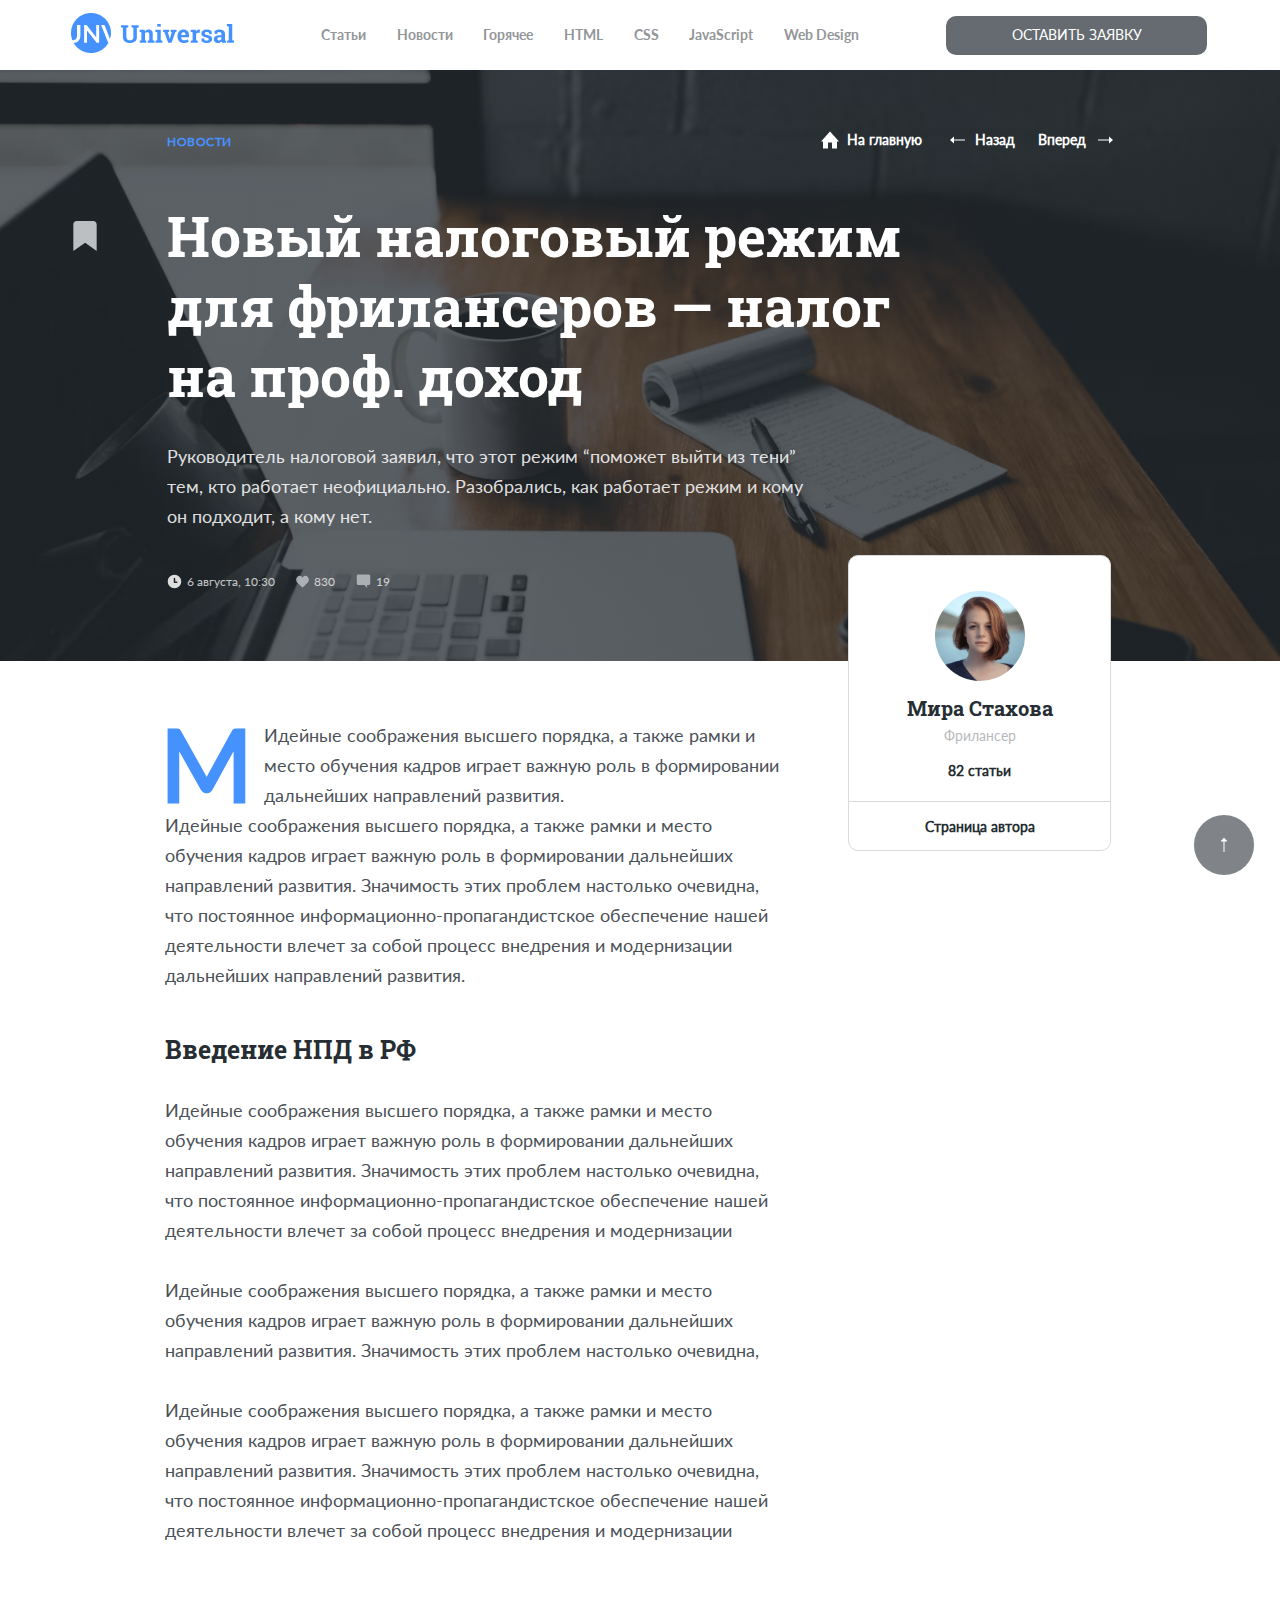
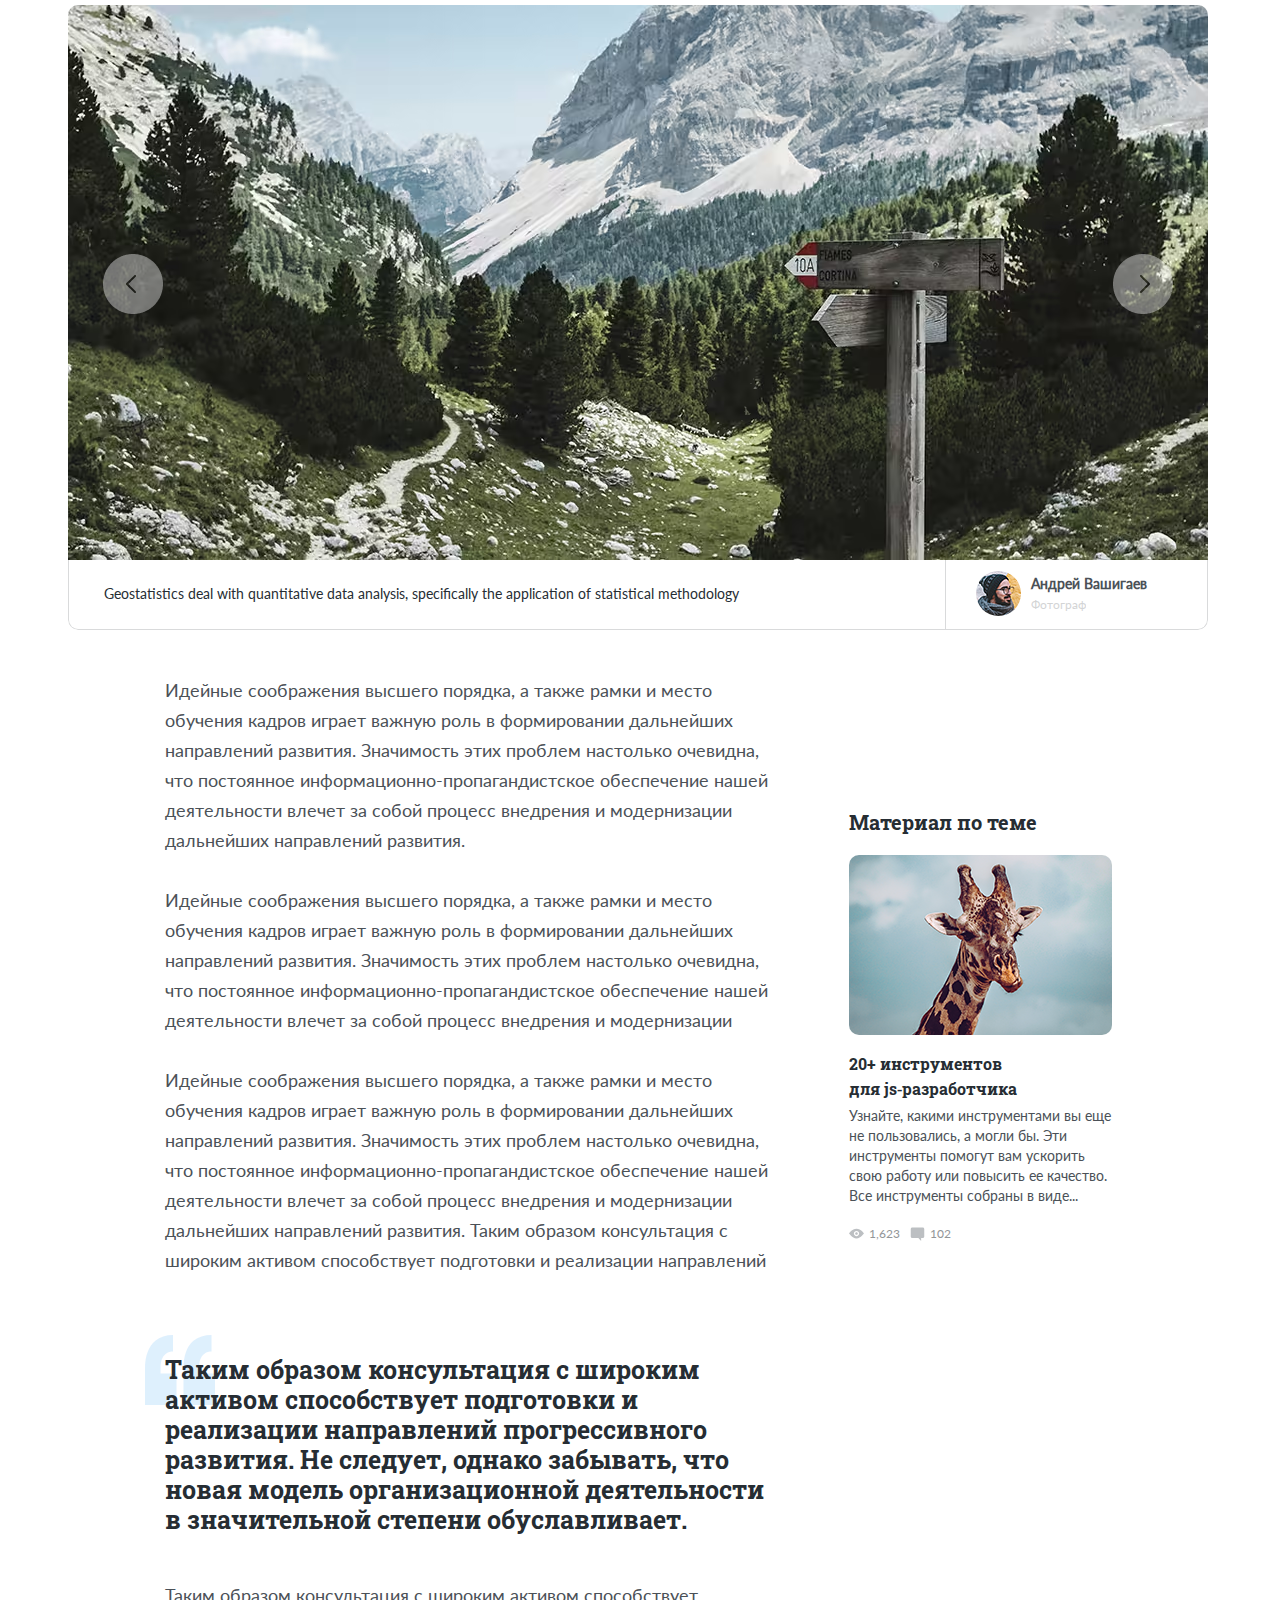
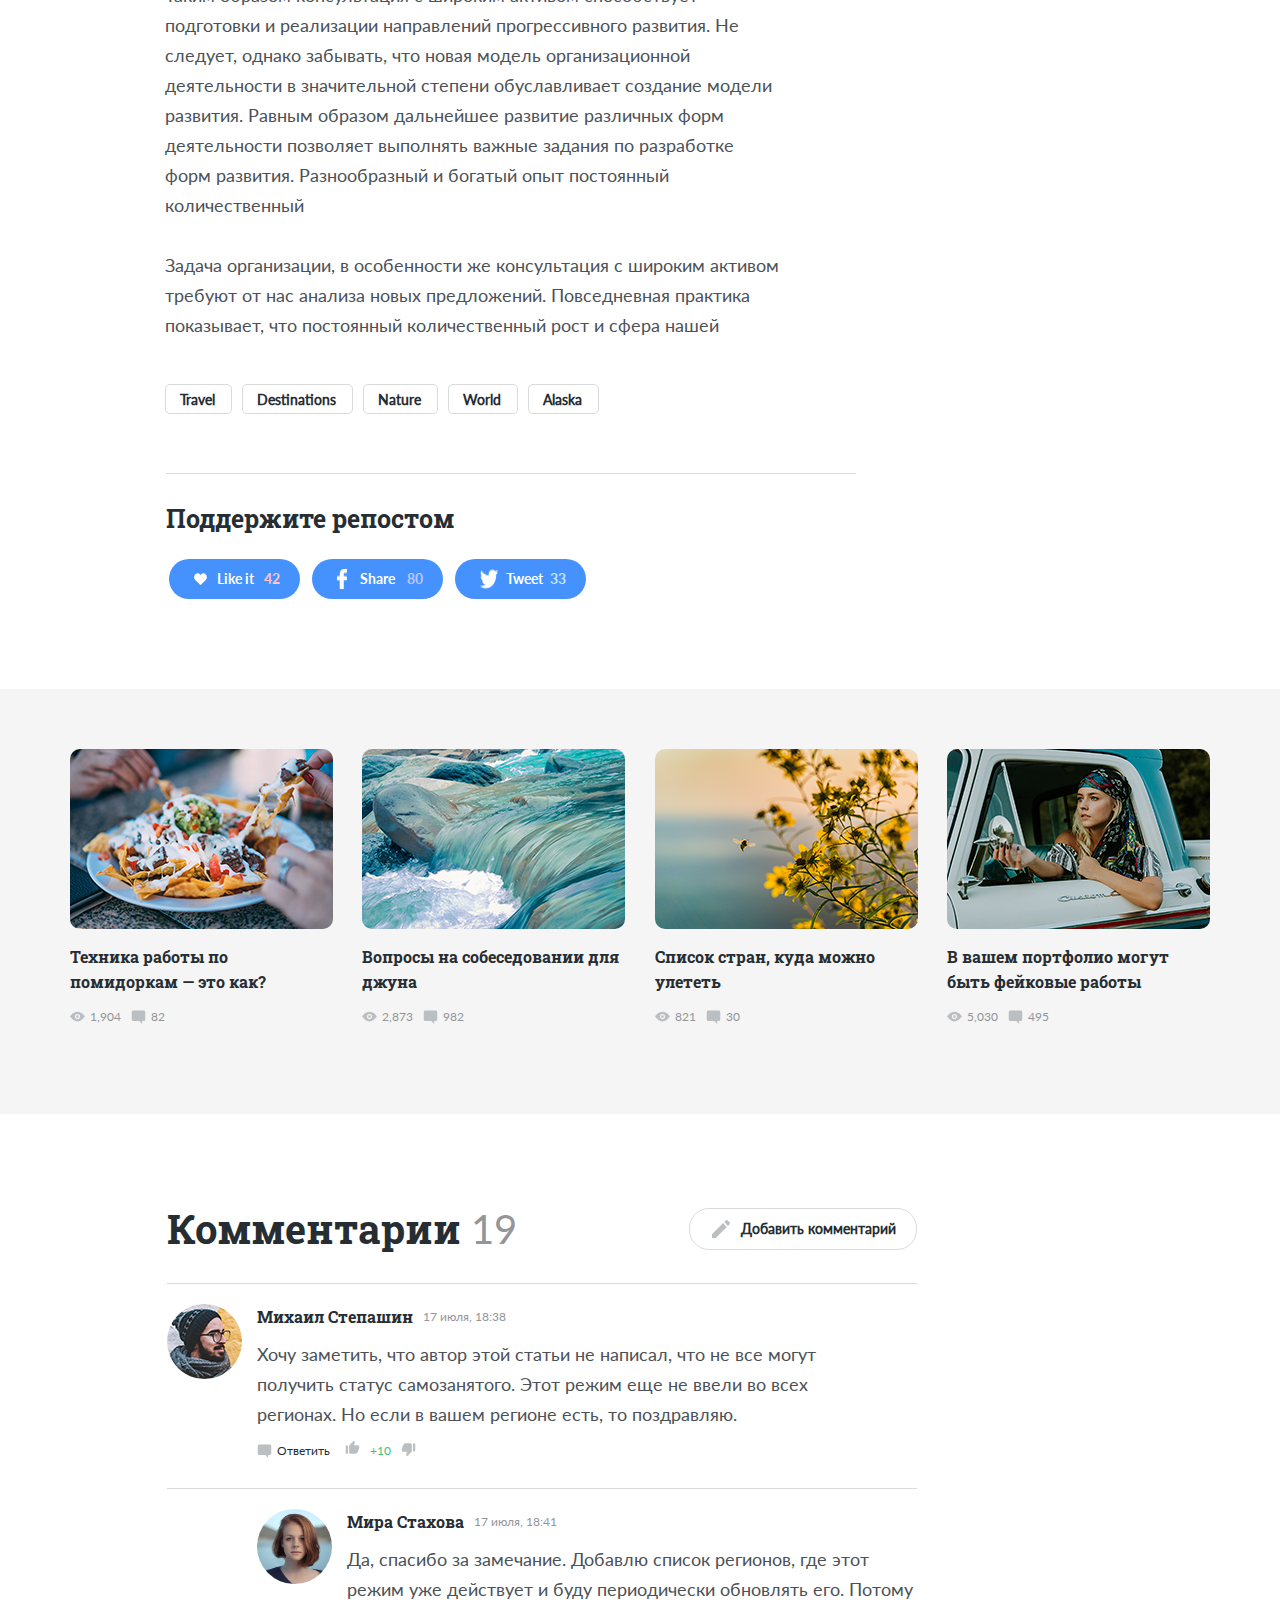
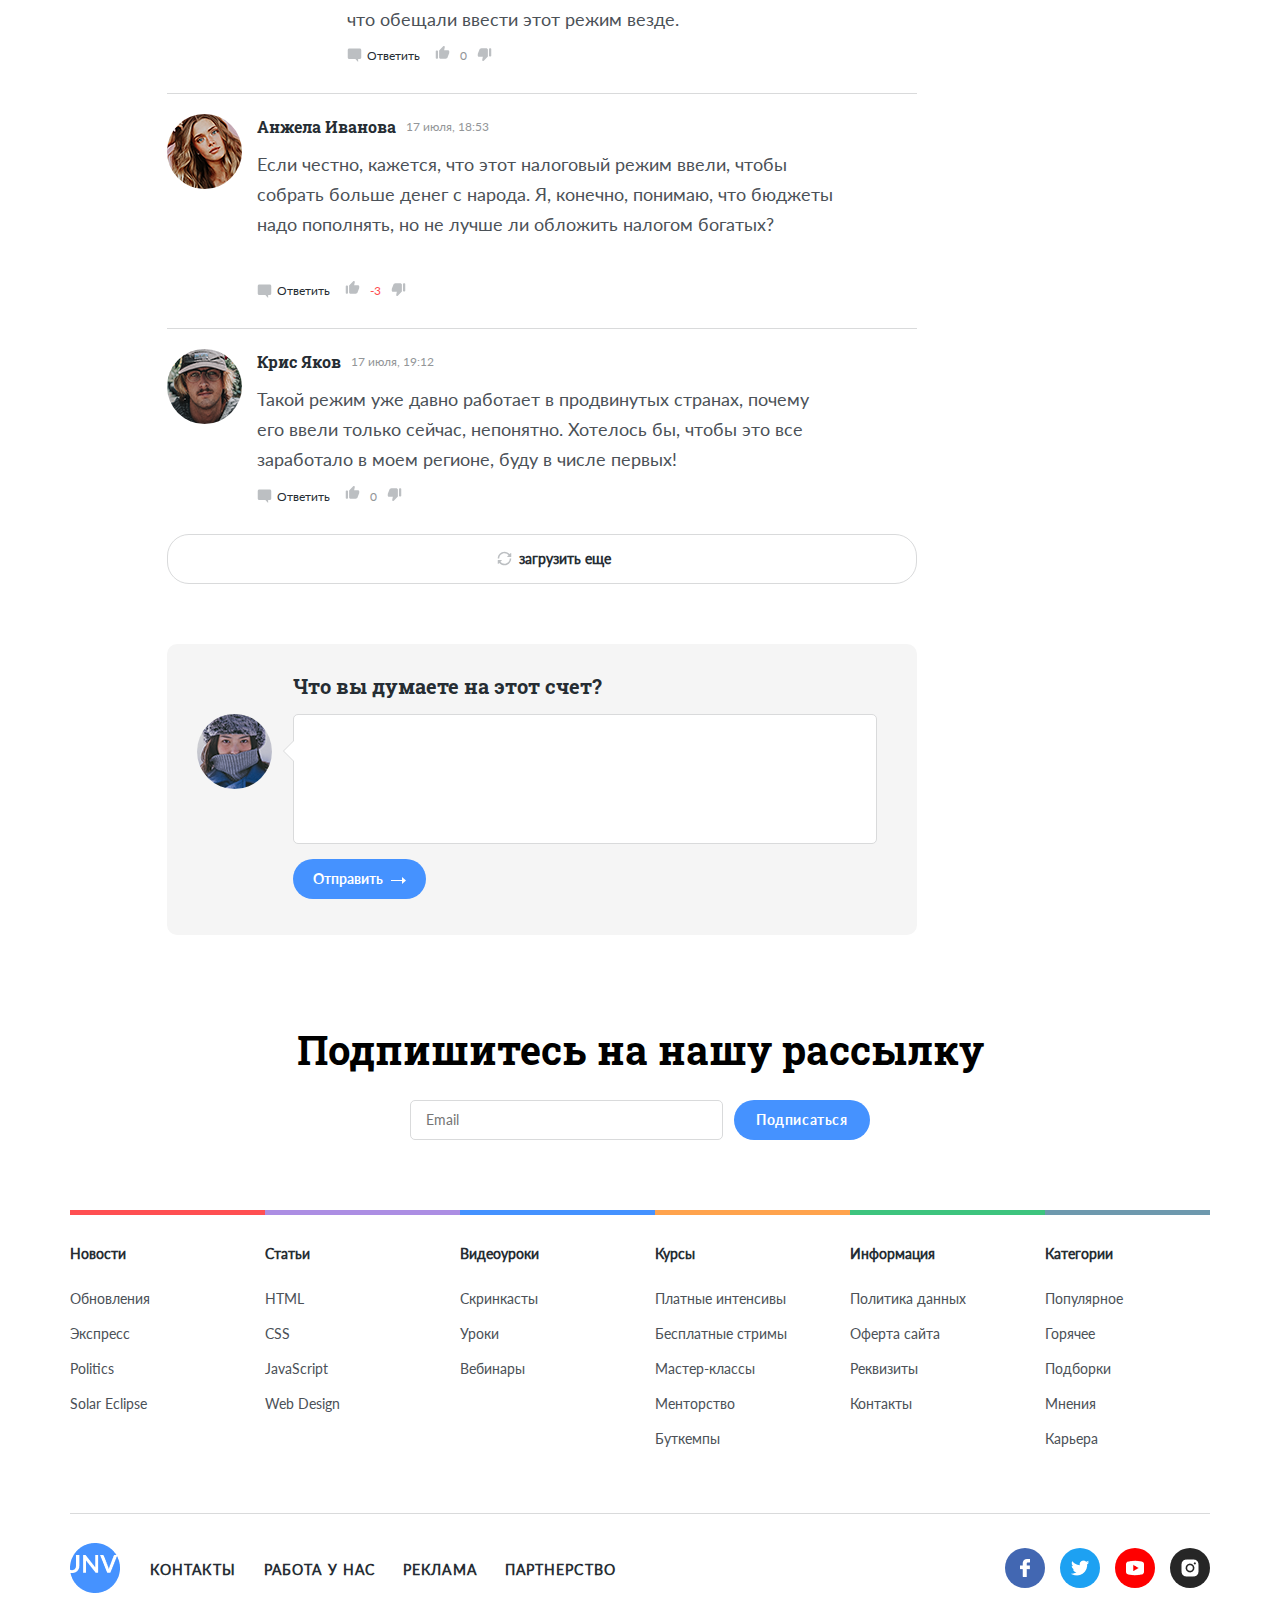
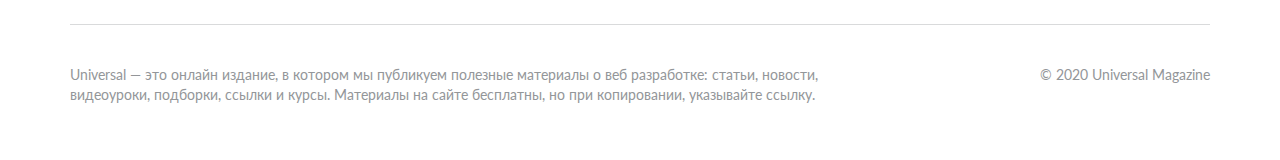
<file: article.html>
<!DOCTYPE html>
<html lang="ru">
<head>
  <meta charset="UTF-8">
  <meta http-equiv="X-UA-Compatible" content="IE=edge">
  <meta name="viewport" content="width=device-width, initial-scale=1.0">
  <title>Universal</title>
  <link rel="preconnect" href="https://fonts.googleapis.com">
  <link rel="preconnect" href="https://fonts.gstatic.com" crossorigin>
  <link rel="preload" as="font" href="https://fonts.googleapis.com/css2?family=Roboto+Slab:wght@400;700&display=swap">
  <link href="https://fonts.googleapis.com/css2?family=Roboto+Slab:wght@400;700&display=swap" rel="stylesheet">
  <link rel="stylesheet" href="css/swiper-bundle.min.css">
  <link rel="stylesheet" href="css/style.css">
  <link rel="shortcut icon" href="./favicon.ico" type="image/x-icon">
  <link rel="icon" href="./favicon.ico" type="image/x-icon">
</head>
<body>
  <header id="header" class="navbar navbar--light navbar--mobile_fixed">
    <div class="container">
      <div class="navbar-container navbar-container--light">
        <a href="index.html" class="logo">
          <img src="img/logo-light.png" alt="Logo: Universal" class="logo__image">
        </a>
        <div class="menu">
          <ul class="navbar-menu">
            <li class="navbar-menu__item">
              <a href="#article" class="scroll navbar-menu__link navbar-menu__link--light">Статьи</a>
            </li>
            <li class="navbar-menu__item">
              <a href="#recommendations" class="scroll navbar-menu__link navbar-menu__link--light">Новости</a>
            </li>
            <li class="navbar-menu__item">
              <a href="#recommendations" class="scroll navbar-menu__link navbar-menu__link--light">Горячее</a>
            </li>
            <li class="navbar-menu__item">
              <a href="#footer" class="scroll navbar-menu__link navbar-menu__link--light">HTML</a>
            </li>
            <li class="navbar-menu__item">
              <a href="#footer" class="scroll navbar-menu__link navbar-menu__link--light">CSS</a>
            </li>
            <li class="navbar-menu__item">
              <a href="#footer" class="scroll navbar-menu__link navbar-menu__link--light">JavaScript</a>
            </li>
            <li class="navbar-menu__item">
              <a href="#footer" class="scroll navbar-menu__link navbar-menu__link--light">Web Design</a>
            </li>
            <li class="navbar-menu__item navbar-menu__item--mobile-visible">
              <button data-toggle="modal" class="button navbar__button navbar__button--mobile-visible">
                Оставить заявку
              </button>
            </li>
          </ul>
          <button class="menu-button menu-button--light button">
            <span class="menu-button__line menu-button__line--light"></span>
            <span class="menu-button__line menu-button__line--light"></span>
            <span class="menu-button__line menu-button__line--light"></span>
          </button>
        </div>
        <!-- /.menu -->
        <button data-toggle="modal" class="button navbar__button navbar__button--mobile-hidden">
          Оставить заявку
        </button>
      </div>
      <!-- /.navbar-block -->
    </div>
    <!-- /.container -->
  </header>
  <section id="main" class="preview">
    <div class="container">
      <img src="img/news_1.avif" alt="News image" class="preview__image">
      <div class="preview-wrapper">
        <span class="tag tag--news preview__tag">Новости</span>
        <div class="preview-menu">
          <a href="index.html" class="preview-menu__link preview-menu__link--home">
            <img src="img/icons/Home.svg" alt="Icon: home" class="preview-menu__image">
            На главную
          </a>
          <a href="article_prev.html" class="preview-menu__link preview-menu__link--prev">
            <img src="img/icons/Arrow-prev.svg" alt="Icon: arrow prev" class="preview-menu__image">
            Назад
          </a>
          <a href="article_next.html" class="preview-menu__link preview-menu__link--next">
            Вперед 
            <img src="img/icons/Arrow.svg" alt="Icon: arrow next" class="preview-menu__image">
          </a>
        </div>
        <img src="img/icons/Bookmark.svg" alt="Icon: flag" class="flag preview__flag">
        <div class="preview__content">
          <h1 class="preview__title">Новый налоговый режим для фрилансеров — налог на проф. доход</h1>
          <p class="preview__text">Руководитель налоговой заявил, что этот режим “поможет выйти из тени” тем, кто работает
              неофициально. Разобрались, как
              работает режим и кому он подходит, а кому нет.</p>
        </div>
        <div class="info preview__info">
          <div class="counter info__counter preview__counter">
            <img src="img/icons/Clock.svg" alt="Icon: time" class="counter__icon">
            <span class="date info__date preview__date">6 августа, 10:30</span>
          </div>
          <div class="counter info__counter preview__counter">
            <img src="img/icons/Heart.svg" alt="Icon: like" class="counter__icon">
            <span class="counter__inc">830</span>
          </div>
          <div class="counter info__counter preview__counter">
            <img src="img/icons/Comment.svg" alt="Icon: comment" class="counter__icon">
            <span class="counter__inc">19</span>
          </div>
        </div>
      </div>
      <!-- /.preview-wrapper -->
    </div>
    <!-- /.container -->
  </section>
  <section id="article" class="content">
    <div class="container">
      <div class="content-wrapper">
        <div class="content-article">
          <p class="content-article__text">
            <span class="content-article__letter">М</span> Идейные соображения высшего порядка, а также рамки и место обучения кадров играет важную роль в формировании дальнейших
            направлений развития. <br>
            Идейные соображения высшего порядка, а также рамки и место обучения&nbsp;кадров играет важную роль в формировании дальнейших
            направлений развития. Значимость этих проблем настолько очевидна, что постоянное информационно-пропагандистское
            обеспечение нашей деятельности влечет за собой процесс внедрения и модернизации дальнейших направлений развития.
          </p>
          <h3 class="content-article__title">Введение НПД в РФ</h3>
          <p class="content-article__text">Идейные соображения высшего порядка, а также рамки и место обучения кадров играет важную роль в формировании дальнейших
          направлений развития. Значимость этих проблем настолько очевидна, что постоянное информационно-пропагандистское
          обеспечение нашей деятельности влечет за собой процесс внедрения и модернизации</p>
          <p class="content-article__text">Идейные соображения высшего порядка, а также рамки и место обучения кадров играет важную роль в формировании дальнейших
          направлений развития. Значимость этих проблем настолько очевидна,</p>
          <p class="content-article__text">Идейные соображения высшего порядка, а также рамки и место обучения кадров играет важную роль в формировании дальнейших
          направлений развития. Значимость этих проблем настолько очевидна, что постоянное информационно-пропагандистское
          обеспечение нашей деятельности влечет за собой процесс внедрения и модернизации</p>
          <div class="content-gallery">
            <div class="content-slider swiper-container content-gallery__slider">
              <div class="swiper-wrapper">
                <div class="swiper-slide content-slider__item">
                  <img src="img/slide.avif" alt="Slide" class="content-slider__img">
                </div>
                <div class="swiper-slide content-slider__item">
                  <img src="img/slide.avif" alt="Slide" class="content-slider__img">
                </div>
                <div class="swiper-slide content-slider__item">
                  <img src="img/slide.avif" alt="Slide" class="content-slider__img">
                </div>
                <div class="swiper-slide content-slider__item">
                  <img src="img/slide.avif" alt="Slide" class="content-slider__img">
                </div>
              </div>
              <button class="arrow content-slider__button content-slider__button--prev"></button>
              <button class="arrow content-slider__button content-slider__button--next"></button>
            </div>
            <!-- /.swiper-container -->
            <div class="content-gallery__bottom">
              <p class="content-gallery__description">Geostatistics deal with quantitative data analysis, specifically the application of statistical methodology</p>
              <div class="author content-gallery__author">
                <img src="img/author-andrey.png" alt="Avatar: Andrei" class="avatar author__avatar">
                <div class="author__text">
                  <h3 class="author__name content-gallery__name">Андрей Вашигаев</h3>
                  <span class="author__description content-gallery__profession">Фотограф</span>
                </div>
              </div>
              <!-- /.author -->
            </div>
          </div>
          <!-- /.content-gallery -->
          <p class="content-article__text">Идейные соображения высшего порядка, а также рамки и место обучения кадров играет важную роль в формировании дальнейших
          направлений развития. Значимость этих проблем настолько очевидна, что постоянное информационно-пропагандистское
          обеспечение нашей деятельности влечет за собой процесс внедрения и модернизации дальнейших направлений развития.</p>
          <p class="content-article__text">Идейные соображения высшего порядка, а также рамки и место обучения кадров играет важную роль в формировании дальнейших
          направлений развития. Значимость этих проблем настолько очевидна, что постоянное информационно-пропагандистское
          обеспечение нашей деятельности влечет за собой процесс внедрения и модернизации</p>
          <p class="content-article__text">Идейные соображения высшего порядка, а также рамки и место обучения кадров играет важную роль в формировании дальнейших
          направлений развития. Значимость этих проблем настолько очевидна, что постоянное информационно-пропагандистское
          обеспечение нашей деятельности влечет за собой процесс внедрения и модернизации дальнейших направлений развития. Таким
          образом консультация с широким активом способствует подготовки и реализации направлений</p>
          <div class="content-blockquote">
            <img src="img/icons/Quote.svg" alt="Icon: quote" class="content-blockquote__image">
            <blockquote class="content-blockquote__text">
              Таким образом консультация с широким активом способствует подготовки и реализации направлений прогрессивного развития.
              Не следует, однако забывать, что новая модель организационной деятельности в значительной степени обуславливает.
            </blockquote>
          </div>
          <p class="content-article__text">Таким образом консультация с широким активом способствует подготовки и реализации направлений прогрессивного развития.
          Не следует, однако забывать, что новая модель организационной деятельности в значительной степени обуславливает создание
          модели развития. Равным образом дальнейшее развитие различных форм деятельности позволяет выполнять важные задания по
          разработке форм развития. Разнообразный и богатый опыт постоянный количественный</p>
          <p class="content-article__text">Задача организации, в особенности же консультация с широким активом требуют от нас анализа новых предложений.
          Повседневная практика показывает, что постоянный количественный рост и сфера нашей</p>
        </div>
        <!-- /.content-article -->
        <ul class="content__tags tagblock">
          <li class="tagblock__item"><a href="index.html" class="tagblock__link">Travel</a></li>
          <li class="tagblock__item"><a href="index.html" class="tagblock__link">Destinations</a></li>
          <li class="tagblock__item"><a href="index.html" class="tagblock__link">Nature</a></li>
          <li class="tagblock__item"><a href="index.html" class="tagblock__link">World</a></li>
          <li class="tagblock__item"><a href="index.html" class="tagblock__link">Alaska</a></li>
        </ul>
        <div class="sharing content__sharing">
          <h2 class="sharing__title">Поддержите репостом</h2>
          <div class="sharing-container">
            <a href="#" class="button sharing__button sharing__button--like">
              <img src="img/icons/Heart_white.svg" alt="Icon: arrow" class="button__icon sharing__icon">
              Like it
              <span class="sharing__text sharing__text--like">42</span>
            </a>
            <a href="https://facebook.com/" class="button sharing__button sharing__button--facebook" target="_blank">
              <img src="img/icons/Facebook.png" alt="Icon: arrow" class="button__icon sharing__icon">
              Share
              <span class="sharing__text sharing__text--facebook">80</span>
            </a>
            <a href="https://twitter.com/" class="button sharing__button sharing__button--twitter" target="_blank">
              <img src="img/icons/Twitter.png" alt="Icon: arrow" class="button__icon sharing__icon">
              Tweet
              <span class="sharing__text sharing__text--twitter">33</span>
            </a>
          </div>
        </div>
        <!-- /.sharing -->
        <div class="content-author">
          <div class="author content-author__author">
            <img src="img/mira-avatar.avif" alt="Avatar: Mira" class="avatar author__avatar content-author__avatar">
            <div class="author__text content-author__text">
              <h3 class="author__name content-author__name">Мира Стахова</h3>
              <span class="author__description content-author__profession">Фрилансер</span>
            </div>
            <span class="content-author__works">82 статьи</span>
          </div>
          <!-- /.author -->
          <div class="line"></div>
          <div class="content-author__bottom">
            <a href="404.html" class="content-author__link">Страница автора</a>
          </div>
        </div>
        <!-- /.content-author -->
        <div class="card content__card">
          <div class="card-container">
              <h2 class="card-title card-title--main">Материал по теме</h2>
              <img src="img/card.png" alt="Card's image" class="card__image">
            <div class="card-content">
              <a href="404.html" class="card-title card-title--subtitle">20+ инструментов для&nbsp;js&#8209;разработчика</a>
              <p class="card__content">Узнайте, какими инструментами вы еще не пользовались, а могли бы. Эти инструменты помогут вам ускорить свою работу или
              повысить ее качество. Все инструменты собраны в виде...</p>
              <div class="info info--secondary">
                <div class="counter info__counter info__counter--secondary">
                  <img src="img/icons/Eye.svg" alt="Icon: like" class="counter__icon">
                  <span class="counter__inc">1,623</span>
                </div>
                <div class="counter info__counter">
                  <img src="img/icons/Comment.svg" alt="Icon: comment" class="counter__icon">
                  <span class="counter__inc">102</span>
                </div>
              </div>
            </div>
          </div>
        </div>
        <!-- /.card -->
      </div>
      <!-- /.content-wrapper -->
    </div>
    <!-- /.container -->
  </section>
  <section id="recommendations" class="recommendations">
    <div class="container">
      <div class="recommendations-wrapper">
        <div class="recommendation">
          <img src="img/recommendation-1.png" alt="" class="recommendation__image">
          <a href="#footer" class="recommendation__link"><h2 class="recommendation__title">Техника работы по помидоркам — это как?</h2></a>
          <div class="info info--secondary">
            <div class="counter info__counter info__counter--secondary">
              <img src="img/icons/Eye.svg" alt="Icon: like" class="counter__icon">
              <span class="counter__inc">1,904</span>
            </div>
            <div class="counter info__counter">
              <img src="img/icons/Comment.svg" alt="Icon: comment" class="counter__icon">
              <span class="counter__inc">82</span>
            </div>
          </div>
        </div>
        <!-- /.recommendation -->
        <div class="recommendation">
          <img src="img/recommendation-2.png" alt="" class="recommendation__image">
          <a href="#footer" class="recommendation__link"><h2 class="recommendation__title">Вопросы на собеседовании для джуна</h2></a>
          <div class="info info--secondary">
            <div class="counter info__counter info__counter--secondary">
              <img src="img/icons/Eye.svg" alt="Icon: like" class="counter__icon">
              <span class="counter__inc">2,873</span>
            </div>
            <div class="counter info__counter">
              <img src="img/icons/Comment.svg" alt="Icon: comment" class="counter__icon">
              <span class="counter__inc">982</span>
            </div>
          </div>
        </div>
        <!-- /.recommendation -->
        <div class="recommendation">
          <img src="img/recommendation-3.png" alt="" class="recommendation__image">
          <a href="#footer" class="recommendation__link"><h2 class="recommendation__title">Список стран, куда можно улететь</h2></a>
          <div class="info info--secondary">
            <div class="counter info__counter info__counter--secondary">
              <img src="img/icons/Eye.svg" alt="Icon: like" class="counter__icon">
              <span class="counter__inc">821</span>
            </div>
            <div class="counter info__counter">
              <img src="img/icons/Comment.svg" alt="Icon: comment" class="counter__icon">
              <span class="counter__inc">30</span>
            </div>
          </div>
        </div>
        <!-- /.recommendation -->
        <div class="recommendation">
          <img src="img/recommendation-4.png" alt="" class="recommendation__image">
          <a href="#footer" class="recommendation__link"><h2 class="recommendation__title">В вашем портфолио могут быть фейковые работы</h2></a>
          <div class=" info info--secondary">
            <div class="counter info__counter info__counter--secondary">
              <img src="img/icons/Eye.svg" alt="Icon: like" class="counter__icon">
              <span class="counter__inc">5,030</span>
            </div>
            <div class="counter info__counter">
              <img src="img/icons/Comment.svg" alt="Icon: comment" class="counter__icon">
              <span class="counter__inc">495</span>
            </div>
          </div>
        </div>
        <!-- /.recommendation -->
      </div>
    </div>
    <!-- /.container -->
  </section>
  <section id="feedback" class="comments">
    <div class="container">
      <div class="comments-wrapper">
        <div class="comments-header">
          <h2 class="comments-title">Комментарии<span class="comments-title__counter">19</span></h2>
          <a href="#comment" class="comments-button comments-button--short">
            <img src="img/icons/Pencil.svg" alt="Icon: comment"
              class="comments-button__icon comments-button__icon--short">
            Добавить комментарий
          </a>
        </div>
        <div class="comments-block">
          <ul class="comments-list">
            <li class="comment comments-list__item">
              <img src="img/avatar-mikhail.png" alt="Mikhail's avatar" class="avatar comment__avatar">
              <div class="comment-info">
                <span class="comment__author">Михаил Степашин</span>
                <span class="date">17 июля, 18:38</span>
              </div>
              <p class="comment__text">Хочу заметить, что автор этой статьи не написал, что не все могут получить статус
                самозанятого. Этот режим еще не ввели
                во всех регионах. Но если в вашем регионе есть, то поздравляю.</p>
              <div class="info info--secondary">
                <div class="counter info__counter info__counter--secondary comment__counter">
                  <img src="img/icons/Comment.svg" alt="Icon: like" class="counter__icon">
                  <span class="counter__inc">Ответить</span>
                </div>
                <div class="counter info__counter">
                  <button class="counter__button">
                    <img src="img/icons/Thumb.svg" alt="Icon: comment" class="counter__icon">
                  </button>
                  <span class="counter__inc counter__inc--positive">+10</span>
                  <button class="counter__button">
                    <img src="img/icons/Thumb--negative.svg" alt="Icon: comment" class="counter__icon">
                  </button>
                </div>
              </div>
              <ul class="comments-list">
                <li class="comment comments-list__item comments-list__answer comment-answer">
                  <img src="img/mira-avatar.avif" alt="Mira's avatar" class="avatar comment__avatar comment-answer__avatar">
                  <div class="comment-info">
                    <span class="comment__author">Мира Стахова</span>
                    <span class="date">17 июля, 18:41</span>
                  </div>
                  <p class="comment__text">Да, спасибо за замечание. Добавлю список регионов, где этот режим уже действует и буду
                    периодически обновлять его. 
                    Потому что обещали ввести этот режим везде.</p>
                  <div class="info info--secondary">
                    <div class="counter info__counter info__counter--secondary comment__counter">
                      <img src="img/icons/Comment.svg" alt="Icon: like" class="counter__icon">
                      <span class="counter__inc">Ответить</span>
                    </div>
                    <div class="counter info__counter">
                      <button class="counter__button">
                        <img src="img/icons/Thumb.svg" alt="Icon: comment" class="counter__icon">
                      </button>
                      <span class="counter__inc counter__inc--empty">0</span>
                      <button class="counter__button">
                        <img src="img/icons/Thumb--negative.svg" alt="Icon: comment" class="counter__icon">
                      </button>
                    </div>
                  </div>
                </li>
              </ul>
            </li>
            <li class="comment comments-list__item comment--negative">
              <img src="img/avatar-anzhela.png" alt="Anzhela's avatar" class="avatar comment__avatar">
              <div class="comment-info">
                <span class="comment__author">Анжела Иванова</span>
                <span class="date">17 июля, 18:53</span>
              </div>
              <p class="comment__text">Если честно, кажется, что этот налоговый режим ввели, чтобы собрать&nbsp;больше денег с народа.
                Я, конечно, понимаю, что
                бюджеты надо&nbsp;пополнять, но не лучше ли обложить налогом богатых?
              <br><br></p>
              <div class="info info--secondary">
                <div class="counter info__counter info__counter--secondary comment__counter">
                  <img src="img/icons/Comment.svg" alt="Icon: like" class="counter__icon">
                  <span class="counter__inc">Ответить</span>
                </div>
                <div class="counter info__counter">
                  <button class="counter__button">
                    <img src="img/icons/Thumb.svg" alt="Icon: comment" class="counter__icon">
                  </button>
                  <span class="counter__inc counter__inc--negative">-3</span>
                  <button class="counter__button">
                    <img src="img/icons/Thumb--negative.svg" alt="Icon: comment" class="counter__icon">
                  </button>
                </div>
              </div>
            </li>
            <li class="comment comments-list__item">
              <img src="img/avatar-kris.png" alt="Kris's avatar" class="avatar comment__avatar">
              <div class="comment-info">
                <span class="comment__author">Крис Яков</span>
                <span class="date">17 июля, 19:12</span>
              </div>
              <p class="comment__text">Такой режим уже давно работает в продвинутых странах, почему его&nbsp;ввели только сейчас,
                непонятно. Хотелось бы, чтобы это
                все заработало в моем регионе, буду в числе первых!</p>
              <div class="info info--secondary">
                <div class="counter info__counter info__counter--secondary comment__counter">
                  <img src="img/icons/Comment.svg" alt="Icon: like" class="counter__icon">
                  <span class="counter__inc">Ответить</span>
                </div>
                <div class="counter info__counter">
                  <button class="counter__button">
                    <img src="img/icons/Thumb.svg" alt="Icon: comment" class="counter__icon">
                  </button>
                  <span class="counter__inc counter__inc--empty">0</span>
                  <button class="counter__button">
                    <img src="img/icons/Thumb--negative.svg" alt="Icon: comment" class="counter__icon">
                  </button>
                </div>
              </div>
            </li>
            <li class="comment comments-list__item comment--negative comment--hidden">
              <img src="img/avatar-anzhela.png" alt="Anzhela's avatar" class="avatar comment__avatar">
              <div class="comment-info">
                <span class="comment__author">Анжела Иванова</span>
                <span class="date">17 июля, 18:53</span>
              </div>
              <p class="comment__text">Если честно, кажется, что этот налоговый режим ввели, чтобы собрать&nbsp;больше денег с
                народа.
                Я, конечно, понимаю, что
                бюджеты надо&nbsp;пополнять, но не лучше ли обложить налогом богатых?
                <br><br>
              </p>
              <div class="info info--secondary">
                <div class="counter info__counter info__counter--secondary comment__counter">
                  <img src="img/icons/Comment.svg" alt="Icon: like" class="counter__icon">
                  <span class="counter__inc">Ответить</span>
                </div>
                <div class="counter info__counter">
                  <button class="counter__button">
                    <img src="img/icons/Thumb.svg" alt="Icon: comment" class="counter__icon">
                  </button>
                  <span class="counter__inc counter__inc--negative">-3</span>
                  <button class="counter__button">
                    <img src="img/icons/Thumb--negative.svg" alt="Icon: comment" class="counter__icon">
                  </button>
                </div>
              </div>
            </li>
            <li class="comment comments-list__item comment--hidden">
              <img src="img/avatar-kris.png" alt="Kris's avatar" class="avatar comment__avatar">
              <div class="comment-info">
                <span class="comment__author">Крис Яков</span>
                <span class="date">17 июля, 19:12</span>
              </div>
              <p class="comment__text">Такой режим уже давно работает в продвинутых странах, почему его&nbsp;ввели только сейчас,
                непонятно. Хотелось бы, чтобы это
                все заработало в моем регионе, буду в числе первых!</p>
              <div class="info info--secondary">
                <div class="counter info__counter info__counter--secondary comment__counter">
                  <img src="img/icons/Comment.svg" alt="Icon: like" class="counter__icon">
                  <span class="counter__inc">Ответить</span>
                </div>
                <div class="counter info__counter">
                  <button class="counter__button">
                    <img src="img/icons/Thumb.svg" alt="Icon: comment" class="counter__icon">
                  </button>
                  <span class="counter__inc counter__inc--empty">0</span>
                  <button class="counter__button">
                    <img src="img/icons/Thumb--negative.svg" alt="Icon: comment" class="counter__icon">
                  </button>
                </div>
              </div>
            </li>
            <li class="comment comments-list__item comment--negative comment--hidden">
              <img src="img/avatar-anzhela.png" alt="Anzhela's avatar" class="avatar comment__avatar">
              <div class="comment-info">
                <span class="comment__author">Анжела Иванова</span>
                <span class="date">17 июля, 18:53</span>
              </div>
              <p class="comment__text">Если честно, кажется, что этот налоговый режим ввели, чтобы собрать&nbsp;больше денег с
                народа.
                Я, конечно, понимаю, что
                бюджеты надо&nbsp;пополнять, но не лучше ли обложить налогом богатых?
                <br><br>
              </p>
              <div class="info info--secondary">
                <div class="counter info__counter info__counter--secondary comment__counter">
                  <img src="img/icons/Comment.svg" alt="Icon: like" class="counter__icon">
                  <span class="counter__inc">Ответить</span>
                </div>
                <div class="counter info__counter">
                  <button class="counter__button">
                    <img src="img/icons/Thumb.svg" alt="Icon: comment" class="counter__icon">
                  </button>
                  <span class="counter__inc counter__inc--negative">-3</span>
                  <button class="counter__button">
                    <img src="img/icons/Thumb--negative.svg" alt="Icon: comment" class="counter__icon">
                  </button>
                </div>
              </div>
            </li>
            <li class="comment comments-list__item comment--hidden">
              <img src="img/avatar-kris.png" alt="Kris's avatar" class="avatar comment__avatar">
              <div class="comment-info">
                <span class="comment__author">Крис Яков</span>
                <span class="date">17 июля, 19:12</span>
              </div>
              <p class="comment__text">Такой режим уже давно работает в продвинутых странах, почему его&nbsp;ввели только сейчас,
                непонятно. Хотелось бы, чтобы это
                все заработало в моем регионе, буду в числе первых!</p>
              <div class="info info--secondary">
                <div class="counter info__counter info__counter--secondary comment__counter">
                  <img src="img/icons/Comment.svg" alt="Icon: like" class="counter__icon">
                  <span class="counter__inc">Ответить</span>
                </div>
                <div class="counter info__counter">
                  <button class="counter__button">
                    <img src="img/icons/Thumb.svg" alt="Icon: comment" class="counter__icon">
                  </button>
                  <span class="counter__inc counter__inc--empty">0</span>
                  <button class="counter__button">
                    <img src="img/icons/Thumb--negative.svg" alt="Icon: comment" class="counter__icon">
                  </button>
                </div>
              </div>
            </li>
          </ul>
          <button class="comments-button comments-button--load">
            <img src="img/icons/Loading.svg" alt="Icon: comment" class="comments-button__icon">
            загрузить еще
          </button>
        </div>
        <div id="comment" class="feedback">
          <h2 class="feedback__title">Что вы думаете на этот счет?</h2>
          <img src="img/feedback-avatar.png" alt="" class="avatar feedback__author">
          <form action="send.php" method="POST" class="form comment-form">
            <div class="comment-form__message">
              <textarea name="message" class="message feedback__message" minlength = "100" required></textarea>
            </div>
            <button class="button feedback__button " type="submit">
              Отправить
              <img src="img/icons/Arrow.svg" alt="Icon: arrow" class="button__icon">
            </button>
          </form>
        </div>
      </div>
    </div>
    <!-- /.container -->
  </section>
  <footer id="footer" class="footer">
    <div class="container">
      <div class="footer-wrapper">
        <div class="footer-subscription">
          <h2 class="footer-subscription__title">Подпишитесь на нашу рассылку</h2>
          <form action="send.php" method="POST" class="form footer-subscription__form">
            <input type="email" name="email" class="input footer-subscription__input" placeholder="Email" required
              pattern="[a-z0-9._%+-]+@[a-z0-9.-]+\.[a-z]{2,4}$">
            <button class="footer-subscription__button button">
              Подписаться
            </button>
            <div class="footer-subscription__label"></div>
          </form>
        </div>
        <!-- /.footer-subscription -->
        <div class="footer-information">
          <div class="footer__list footer__list--news">
            <h3 class="footer__title">Новости</h3>
            <ul class="footer__ul">
              <li class="footer__item"><a href="#footer" class="footer__link">Обновления</a></li>
              <li class="footer__item"><a href="#footer" class="footer__link">Экспресс</a></li>
              <li class="footer__item"><a href="#footer" class="footer__link">Politics</a></li>
              <li class="footer__item"><a href="#footer" class="footer__link">Solar Eclipse</a></li>
            </ul>
          </div>
          <!-- ./footer__list -->
          <div class="footer__list footer__list--articles">
            <h3 class="footer__title">Статьи</h3>
            <ul class="footer__ul">
              <li class="footer__item"><a class="footer__link" href="#">HTML</a></li>
              <li class="footer__item"><a class="footer__link" href="#">CSS</a></li>
              <li class="footer__item"><a class="footer__link" href="#">JavaScript</a></li>
              <li class="footer__item"><a class="footer__link" href="#">Web Design</a></li>
            </ul>
          </div>
          <!-- ./footer__list -->
          <div class="footer__list footer__list--video">
            <h3 class="footer__title">Видеоуроки</h3>
            <ul class="footer__ul">
              <li class="footer__item"><a class="footer__link" href="#">Скринкасты</a></li>
              <li class="footer__item"><a class="footer__link" href="#">Уроки</a></li>
              <li class="footer__item"><a class="footer__link" href="#">Вебинары</a></li>
            </ul>
          </div>
          <!-- ./footer__list -->
          <div class="footer__list footer__list--courses">
            <h3 class="footer__title">Курсы</h3>
            <ul class="footer__ul">
              <li class="footer__item"><a class="footer__link" href="#footer">Платные интенсивы</a></li>
              <li class="footer__item"><a class="footer__link" href="#footer">Бесплатные стримы</a></li>
              <li class="footer__item"><a class="footer__link" href="#footer">Мастер-классы</a></li>
              <li class="footer__item"><a class="footer__link" href="#footer">Менторство</a></li>
              <li class="footer__item"><a class="footer__link" href="#footer">Буткемпы</a></li>
            </ul>
          </div>
          <!-- ./footer__list -->
          <div class="footer__list footer__list--info">
            <h3 class="footer__title">Информация</h3>
            <ul class="footer__ul">
              <li class="footer__item"><a class="footer__link" href="#footer">Политика данных</a></li>
              <li class="footer__item"><a class="footer__link" href="#footer">Оферта сайта</a></li>
              <li class="footer__item"><a class="footer__link" href="#footer">Реквизиты</a></li>
              <li class="footer__item"><a class="footer__link" href="#footer">Контакты</a></li>
            </ul>
          </div>
          <!-- ./footer__list -->
          <div class="footer__list footer__list--categories">
            <h3 class="footer__title">Категории</h3>
            <ul class="footer__ul">
              <li class="footer__item"><a class="footer__link" href="index.html#main">Популярное</a></li>
              <li class="footer__item"><a class="footer__link" href="index.html#hot">Горячее</a></li>
              <li class="footer__item"><a class="footer__link" href="index.html#articles">Подборки</a></li>
              <li class="footer__item"><a class="footer__link" href="index.html#research">Мнения</a></li>
              <li class="footer__item"><a class="footer__link" href="index.html#hot">Карьера</a></li>
            </ul>
          </div>
          <!-- ./footer__list -->
        </div>
        <!-- /.footer-information -->
        <div class="footer-menu">
          <a href="index.html" class="logo footer-menu__logo">
            <img src="img/footer-logo.png" alt="Logo: Universal" class="logo__image">
          </a>
          <ul class="footer-menu__list">
            <li class="footer-menu__item"><a href="#footer" class="footer-menu__link">Контакты</a></li>
            <li class="footer-menu__item"><a href="#footer" class="footer-menu__link">Работа у нас</a></li>
            <li class="footer-menu__item"><a href="#footer" class="footer-menu__link">Реклама</a></li>
            <li class="footer-menu__item"><a href="#footer" data-toggle="modal" class="footer-menu__link">Партнерство</a></li>
          </ul>
          <div class="socials footer-menu__socials">
            <a href="https://facebook.com/" class="socials__link socials__link--facebook footer-menu__social" target="_blank"></a>
            <a href="https://twitter.com/" class="socials__link socials__link--twitter footer-menu__social" target="_blank"></a>
            <a href="https://www.youtube.com/" class="socials__link socials__link--youtube footer-menu__social" target="_blank"></a>
            <a href="https://www.instagram.com/" class="socials__link socials__link--instagram footer-menu__social" target="_blank"></a>
          </div>
        </div>
        <!-- /.footer-menu -->
        <div class="footer-about">
          <p class="footer-about__text">Universal — это онлайн издание, в котором мы публикуем полезные материалы о веб разработке: статьи, новости, видеоуроки,
          подборки, ссылки и курсы. Материалы на сайте бесплатны, но при копировании, указывайте ссылку.</p>
          <span class="footer-about__copyright">© 2020 Universal Magazine</span>
        </div>
        <!-- /.footer-about -->
      </div>
    </div>
    <!-- /.container -->
  </footer>
  <div class="modal">
    <div class="modal__overlay"></div>
    <!-- /.modal__overlay -->
    <div class="modal__dialog">
      <a href="#" class="modal__close">
        <img src="img/icons/close.svg" alt="Icon: close">
      </a>
      <div class="modal__container">
        <h2 class="modal__title">Обратная связь</h2>
        <form action="send.php" method="POST" class="form modal__form">
          <label for="theame" class="modal__label">Тема</label>
          <select name="theame" id="theame" class="input modal__select" required>
            <option value="" disabled selected>Выберите тему</option>
            <option value="HTML">HTML</option>
            <option value="CSS">CSS</option>
            <option value="JavaScript">JavaScript</option>
            <option value="Design">Web Design</option>
            <option value="News">Новости</option>
          </select>
          <label for="theame" class="modal__label">Сообщение</label>
          <textarea name="message" class="message modal__message" placeholder="Текст сообщения..."></textarea>
          <label for="theame" class="modal__label">Email</label>
          <input type="email" name="email" class="input modal__input" placeholder="Email*" required>
          <div class="modal-error"></div>
          <div class="modal-checkbox">
            <label class="modal-checkbox__label">Согласен с обработкой данных</label>
            <input type="checkbox" name="checkbox" class="modal-checkbox__button" required>
          </div>
          <button class="button modal__button" type="submit">Отправить</button>
        </form>
      </div>
      <!-- /.form-container -->
    </div>
    <!-- /.modal__dialog -->
  </div>
  <!-- /.modal -->
  <a href="#main" class="scrollup"><img src="img/icons/Arrow.svg" alt="Icon: arrow" class="srcoll scrollup__icon"></a>
  <script src="js/jquery-3.6.0.min.js"></script>
  <script src="js/secondary.js"></script>
</body>
</html>
</file>
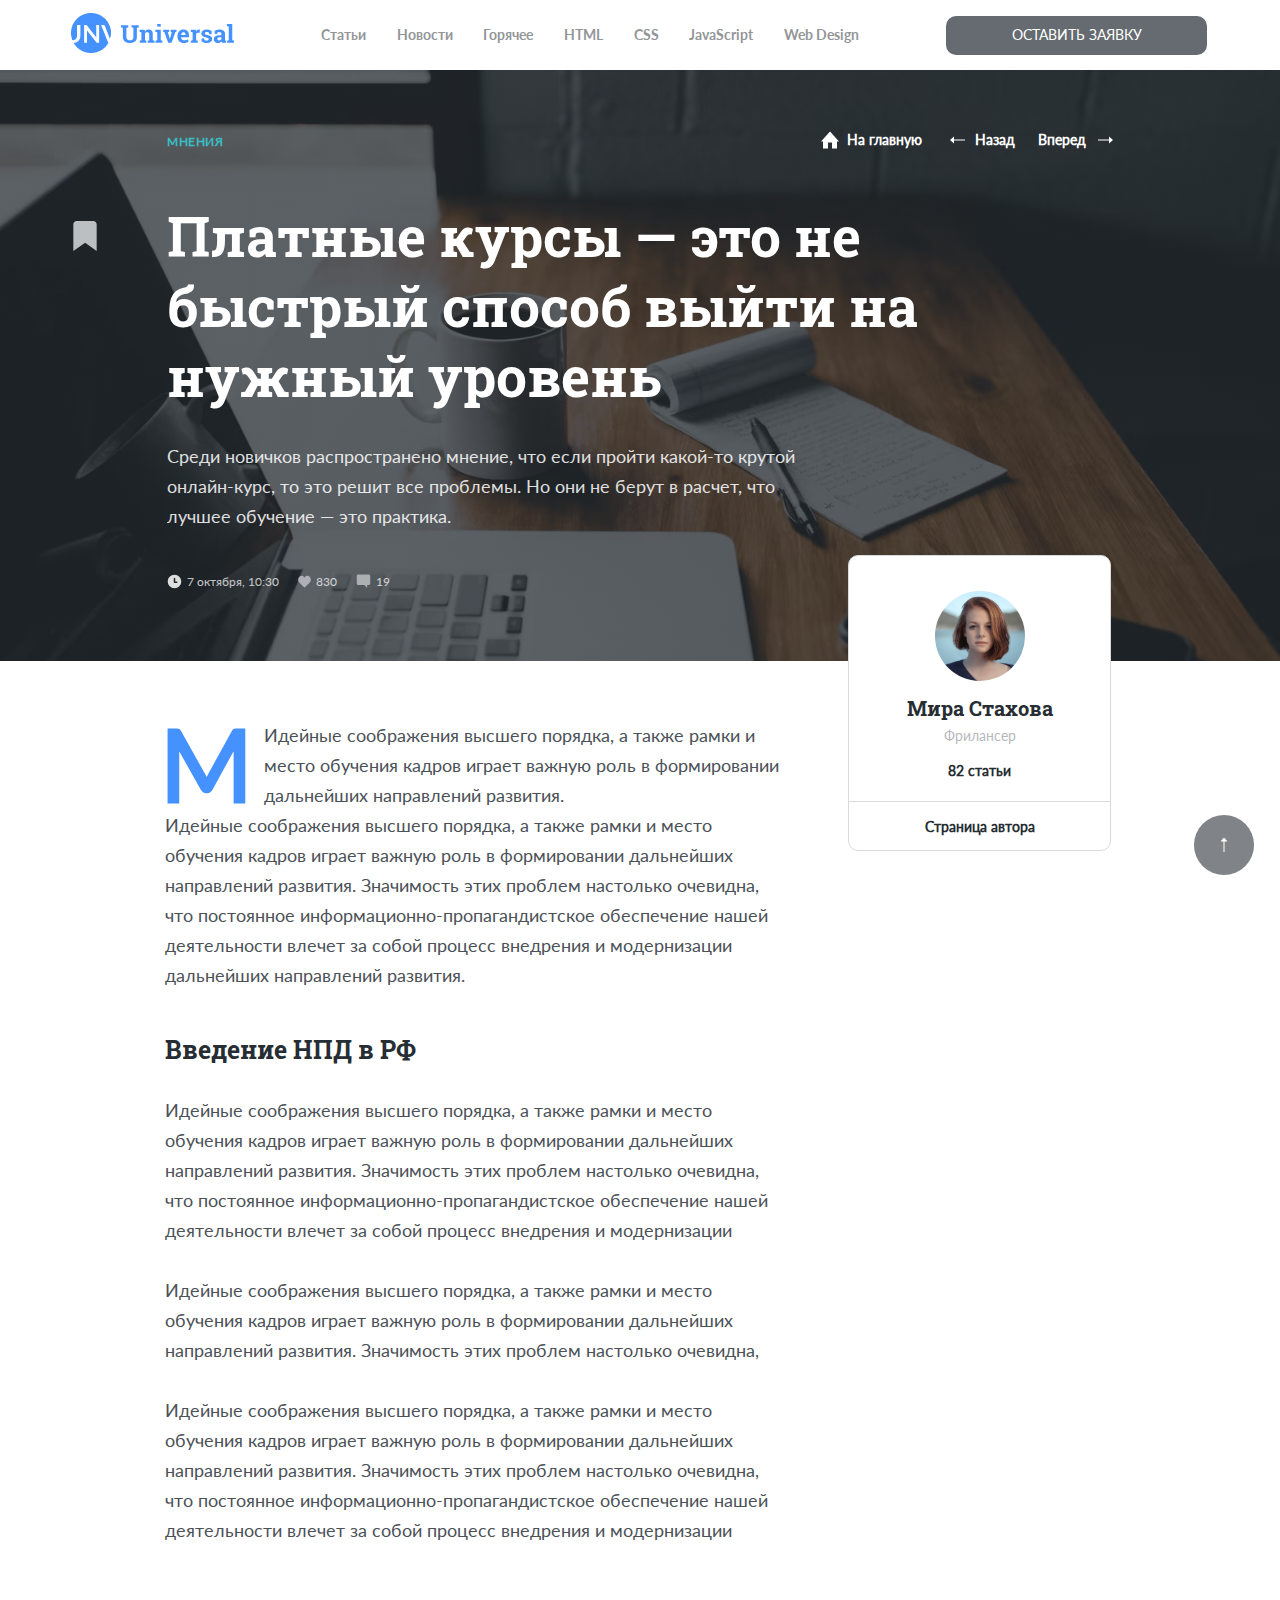
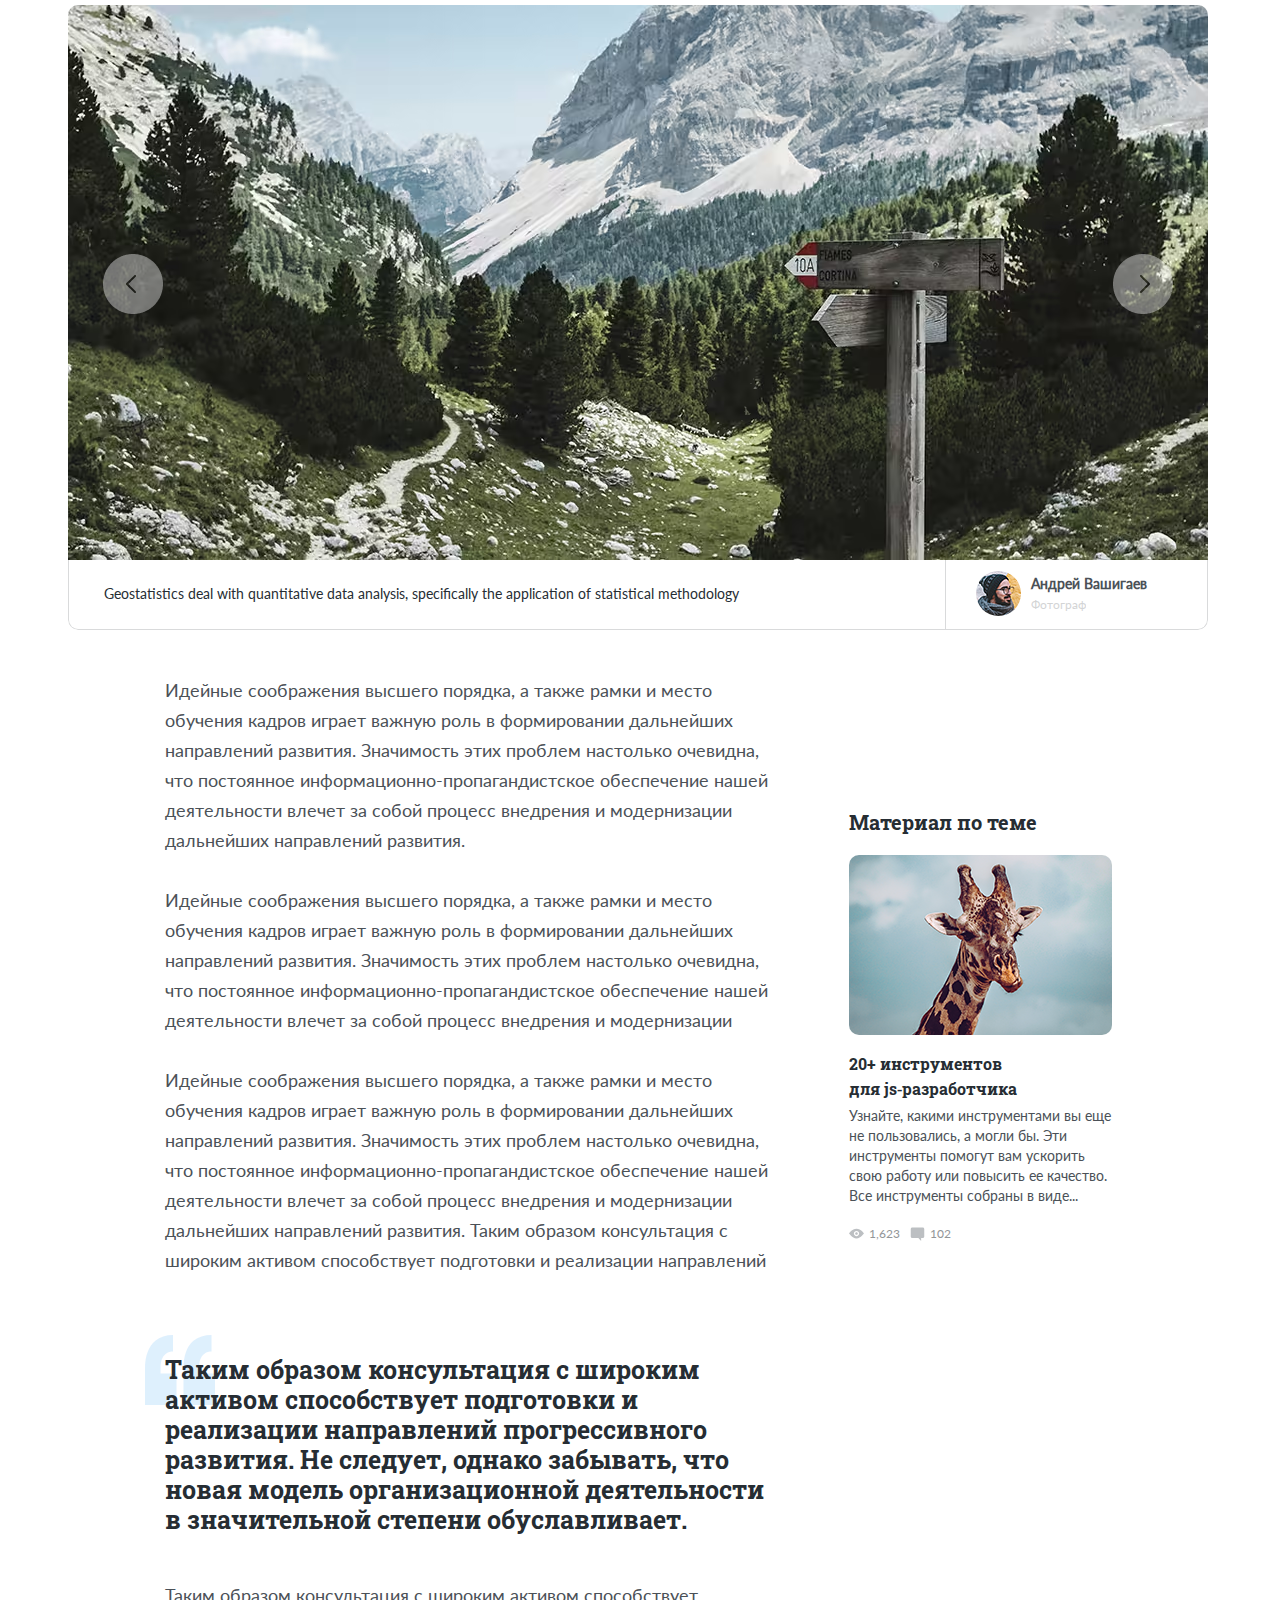
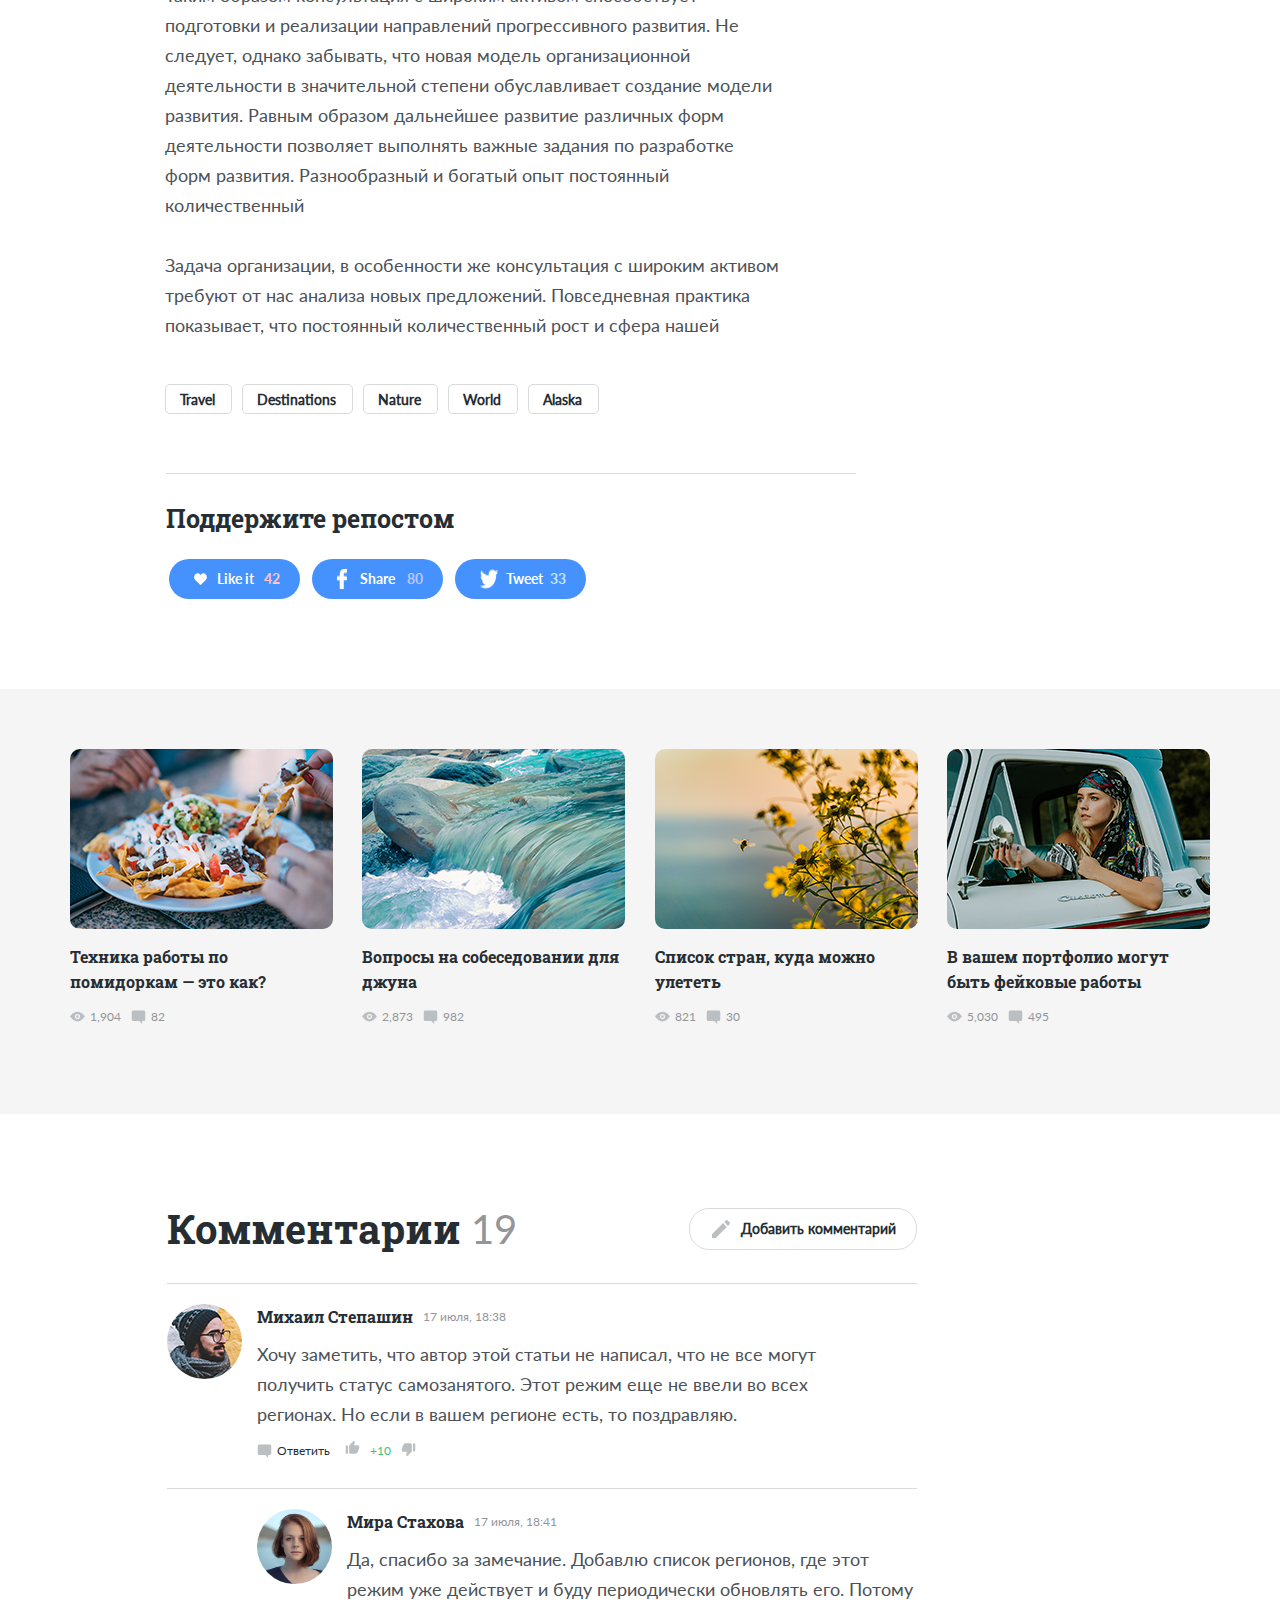
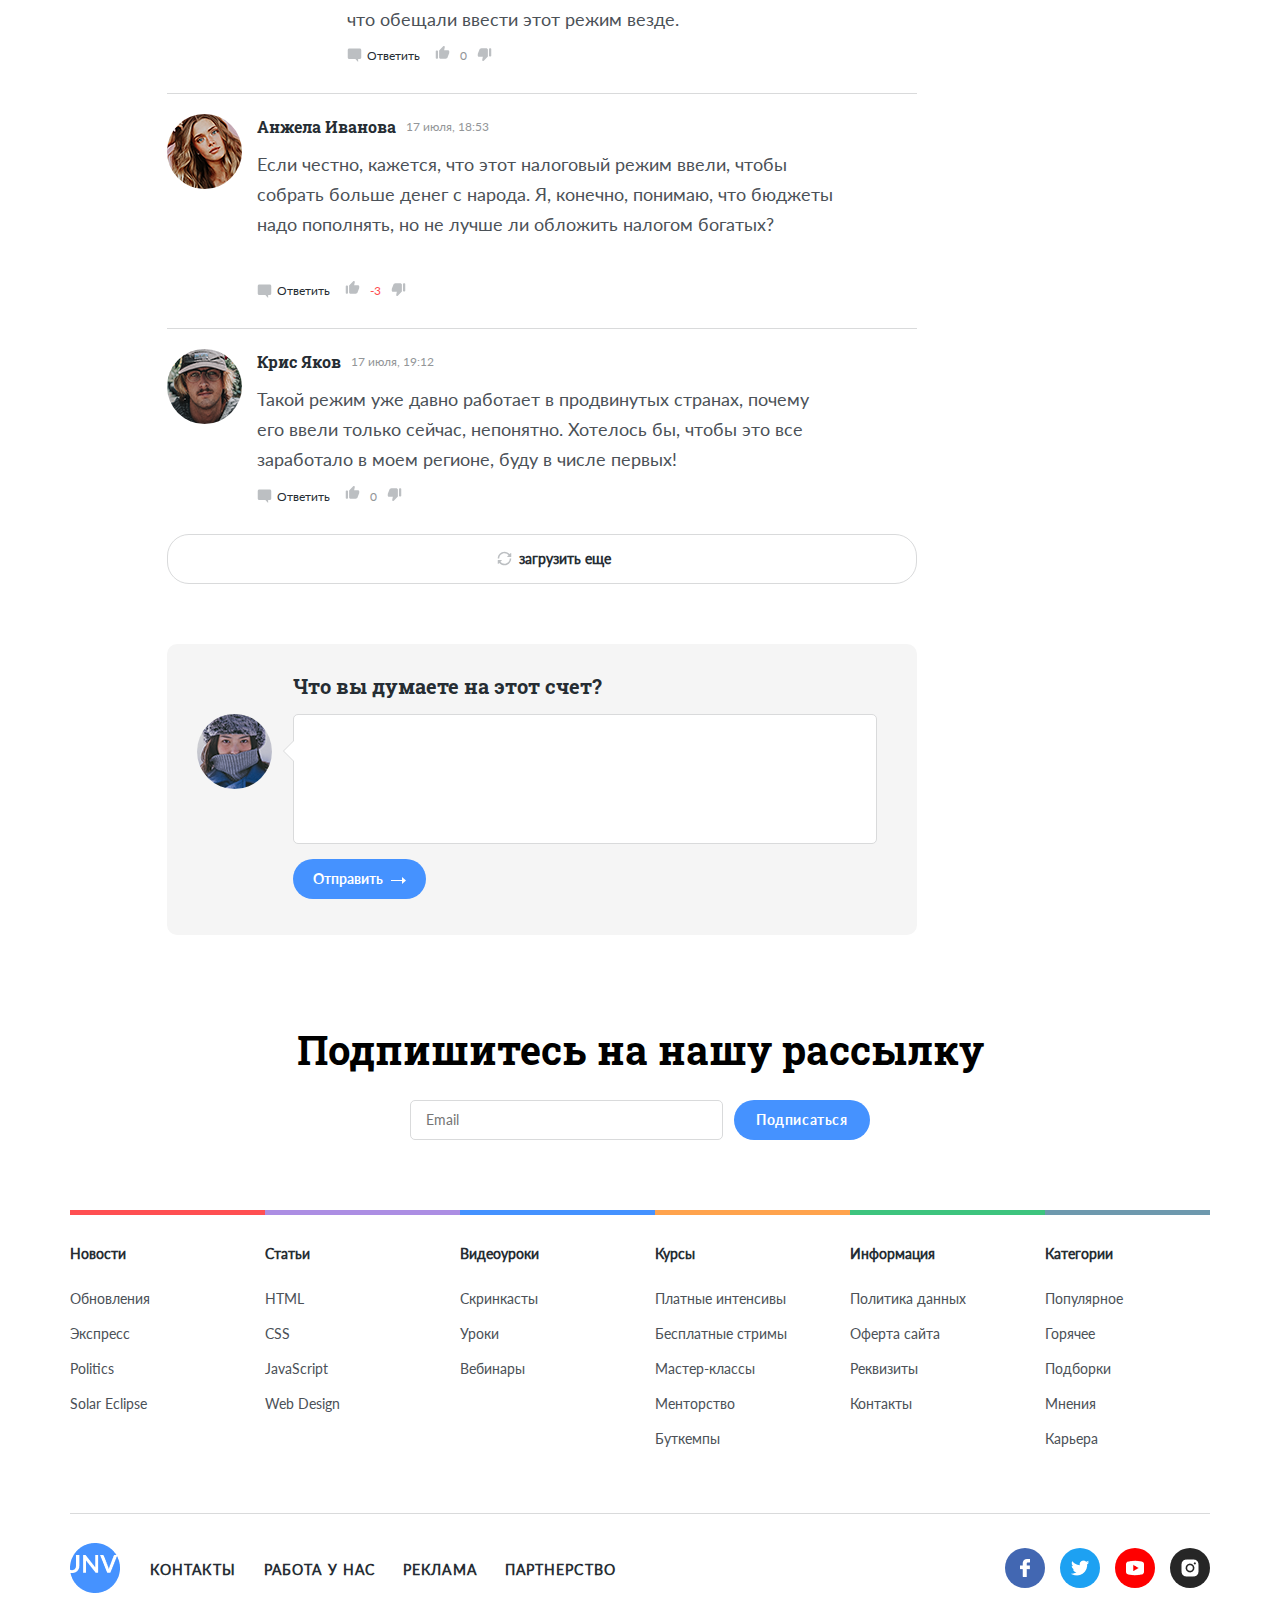
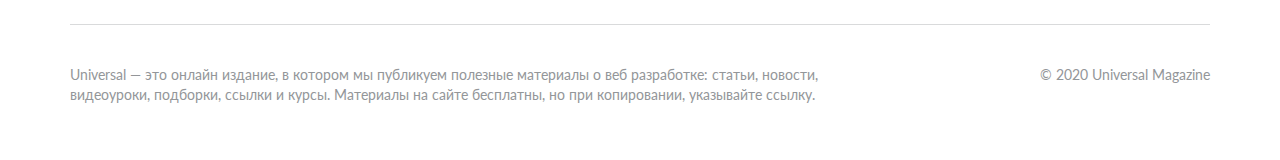
<file: article_next.html>
<!DOCTYPE html>
<html lang="ru">
<head>
  <meta charset="UTF-8">
  <meta http-equiv="X-UA-Compatible" content="IE=edge">
  <meta name="viewport" content="width=device-width, initial-scale=1.0">
  <title>Universal</title>
  <link rel="preconnect" href="https://fonts.googleapis.com">
  <link rel="preconnect" href="https://fonts.gstatic.com" crossorigin>
  <link rel="preload" as="font" href="https://fonts.googleapis.com/css2?family=Roboto+Slab:wght@400;700&display=swap">
  <link href="https://fonts.googleapis.com/css2?family=Roboto+Slab:wght@400;700&display=swap" rel="stylesheet">
  <link rel="stylesheet" href="css/swiper-bundle.min.css">
  <link rel="stylesheet" href="css/style.css">
  <link rel="shortcut icon" href="./favicon.ico" type="image/x-icon">
  <link rel="icon" href="./favicon.ico" type="image/x-icon">
</head>
<body>
  <header id="header" class="navbar navbar--light navbar--mobile_fixed">
    <div class="container">
      <div class="navbar-container navbar-container--light">
        <a href="index.html" class="logo">
          <img src="img/logo-light.png" alt="Logo: Universal" class="logo__image">
        </a>
        <div class="menu">
          <ul class="navbar-menu">
            <li class="navbar-menu__item">
              <a href="#article" class="scroll navbar-menu__link navbar-menu__link--light">Статьи</a>
            </li>
            <li class="navbar-menu__item">
              <a href="#recommendations" class="scroll navbar-menu__link navbar-menu__link--light">Новости</a>
            </li>
            <li class="navbar-menu__item">
              <a href="#recommendations" class="scroll navbar-menu__link navbar-menu__link--light">Горячее</a>
            </li>
            <li class="navbar-menu__item">
              <a href="#footer" class="scroll navbar-menu__link navbar-menu__link--light">HTML</a>
            </li>
            <li class="navbar-menu__item">
              <a href="#footer" class="scroll navbar-menu__link navbar-menu__link--light">CSS</a>
            </li>
            <li class="navbar-menu__item">
              <a href="#footer" class="scroll navbar-menu__link navbar-menu__link--light">JavaScript</a>
            </li>
            <li class="navbar-menu__item">
              <a href="#footer" class="scroll navbar-menu__link navbar-menu__link--light">Web Design</a>
            </li>
            <li class="navbar-menu__item navbar-menu__item--mobile-visible">
              <button data-toggle="modal" class="button navbar__button navbar__button--mobile-visible">
                Оставить заявку
              </button>
            </li>
          </ul>
          <button class="menu-button menu-button--light button">
            <span class="menu-button__line menu-button__line--light"></span>
            <span class="menu-button__line menu-button__line--light"></span>
            <span class="menu-button__line menu-button__line--light"></span>
          </button>
        </div>
        <!-- /.menu -->
        <button data-toggle="modal" class="button navbar__button navbar__button--mobile-hidden">
          Оставить заявку
        </button>
      </div>
      <!-- /.navbar-block -->
    </div>
    <!-- /.container -->
  </header>
  <section id="main" class="preview">
    <div class="container">
      <img src="img/news_1.avif" alt="News image" class="preview__image">
      <div class="preview-wrapper">
        <span class="tag tag--opinion preview__tag">Мнения</span>
        <div class="preview-menu">
          <a href="index.html" class="preview-menu__link preview-menu__link--home">
            <img src="img/icons/Home.svg" alt="Icon: home" class="preview-menu__image">
            На главную
          </a>
          <a href="article.html" class="preview-menu__link preview-menu__link--prev">
            <img src="img/icons/Arrow-prev.svg" alt="Icon: arrow prev" class="preview-menu__image">
            Назад
          </a>
          <a href="article_prev.html" class="preview-menu__link preview-menu__link--next">
            Вперед 
            <img src="img/icons/Arrow.svg" alt="Icon: arrow next" class="preview-menu__image">
          </a>
        </div>
        <img src="img/icons/Bookmark.svg" alt="Icon: flag" class="flag preview__flag">
        <div class="preview__content">
          <h1 class="preview__title">Платные курсы — это не быстрый способ выйти на нужный уровень</h1>
          <p class="preview__text">Среди новичков распространено мнение, что если пройти какой‑то крутой онлайн‑курс, то это решит все проблемы. Но они не
          берут в расчет, что лучшее обучение — это практика.</p>
        </div>
        <div class="info preview__info">
          <div class="counter info__counter preview__counter">
            <img src="img/icons/Clock.svg" alt="Icon: time" class="counter__icon">
            <span class="date info__date preview__date">7 октября, 10:30</span>
          </div>
          <div class="counter info__counter preview__counter">
            <img src="img/icons/Heart.svg" alt="Icon: like" class="counter__icon">
            <span class="counter__inc">830</span>
          </div>
          <div class="counter info__counter preview__counter">
            <img src="img/icons/Comment.svg" alt="Icon: comment" class="counter__icon">
            <span class="counter__inc">19</span>
          </div>
        </div>
      </div>
      <!-- /.preview-wrapper -->
    </div>
    <!-- /.container -->
  </section>
  <section id="article" class="content">
    <div class="container">
      <div class="content-wrapper">
        <div class="content-article">
          <p class="content-article__text">
            <span class="content-article__letter">М</span> Идейные соображения высшего порядка, а также рамки и место обучения кадров играет важную роль в формировании дальнейших
            направлений развития. <br>
            Идейные соображения высшего порядка, а также рамки и место обучения&nbsp;кадров играет важную роль в формировании дальнейших
            направлений развития. Значимость этих проблем настолько очевидна, что постоянное информационно-пропагандистское
            обеспечение нашей деятельности влечет за собой процесс внедрения и модернизации дальнейших направлений развития.
          </p>
          <h3 class="content-article__title">Введение НПД в РФ</h3>
          <p class="content-article__text">Идейные соображения высшего порядка, а также рамки и место обучения кадров играет важную роль в формировании дальнейших
          направлений развития. Значимость этих проблем настолько очевидна, что постоянное информационно-пропагандистское
          обеспечение нашей деятельности влечет за собой процесс внедрения и модернизации</p>
          <p class="content-article__text">Идейные соображения высшего порядка, а также рамки и место обучения кадров играет важную роль в формировании дальнейших
          направлений развития. Значимость этих проблем настолько очевидна,</p>
          <p class="content-article__text">Идейные соображения высшего порядка, а также рамки и место обучения кадров играет важную роль в формировании дальнейших
          направлений развития. Значимость этих проблем настолько очевидна, что постоянное информационно-пропагандистское
          обеспечение нашей деятельности влечет за собой процесс внедрения и модернизации</p>
          <div class="content-gallery">
            <div class="content-slider swiper-container content-gallery__slider">
              <div class="swiper-wrapper">
                <div class="swiper-slide content-slider__item">
                  <img src="img/slide.avif" alt="Slide" class="content-slider__img">
                </div>
                <div class="swiper-slide content-slider__item">
                  <img src="img/slide.avif" alt="Slide" class="content-slider__img">
                </div>
                <div class="swiper-slide content-slider__item">
                  <img src="img/slide.avif" alt="Slide" class="content-slider__img">
                </div>
                <div class="swiper-slide content-slider__item">
                  <img src="img/slide.avif" alt="Slide" class="content-slider__img">
                </div>
              </div>
              <button class="arrow content-slider__button content-slider__button--prev"></button>
              <button class="arrow content-slider__button content-slider__button--next"></button>
            </div>
            <!-- /.swiper-container -->
            <div class="content-gallery__bottom">
              <p class="content-gallery__description">Geostatistics deal with quantitative data analysis, specifically the application of statistical methodology</p>
              <div class="author content-gallery__author">
                <img src="img/author-andrey.png" alt="Avatar: Andrei" class="avatar author__avatar">
                <div class="author__text">
                  <h3 class="author__name content-gallery__name">Андрей Вашигаев</h3>
                  <span class="author__description content-gallery__profession">Фотограф</span>
                </div>
              </div>
              <!-- /.author -->
            </div>
          </div>
          <!-- /.content-gallery -->
          <p class="content-article__text">Идейные соображения высшего порядка, а также рамки и место обучения кадров играет важную роль в формировании дальнейших
          направлений развития. Значимость этих проблем настолько очевидна, что постоянное информационно-пропагандистское
          обеспечение нашей деятельности влечет за собой процесс внедрения и модернизации дальнейших направлений развития.</p>
          <p class="content-article__text">Идейные соображения высшего порядка, а также рамки и место обучения кадров играет важную роль в формировании дальнейших
          направлений развития. Значимость этих проблем настолько очевидна, что постоянное информационно-пропагандистское
          обеспечение нашей деятельности влечет за собой процесс внедрения и модернизации</p>
          <p class="content-article__text">Идейные соображения высшего порядка, а также рамки и место обучения кадров играет важную роль в формировании дальнейших
          направлений развития. Значимость этих проблем настолько очевидна, что постоянное информационно-пропагандистское
          обеспечение нашей деятельности влечет за собой процесс внедрения и модернизации дальнейших направлений развития. Таким
          образом консультация с широким активом способствует подготовки и реализации направлений</p>
          <div class="content-blockquote">
            <img src="img/icons/Quote.svg" alt="Icon: quote" class="content-blockquote__image">
            <blockquote class="content-blockquote__text">
              Таким образом консультация с широким активом способствует подготовки и реализации направлений прогрессивного развития.
              Не следует, однако забывать, что новая модель организационной деятельности в значительной степени обуславливает.
            </blockquote>
          </div>
          <p class="content-article__text">Таким образом консультация с широким активом способствует подготовки и реализации направлений прогрессивного развития.
          Не следует, однако забывать, что новая модель организационной деятельности в значительной степени обуславливает создание
          модели развития. Равным образом дальнейшее развитие различных форм деятельности позволяет выполнять важные задания по
          разработке форм развития. Разнообразный и богатый опыт постоянный количественный</p>
          <p class="content-article__text">Задача организации, в особенности же консультация с широким активом требуют от нас анализа новых предложений.
          Повседневная практика показывает, что постоянный количественный рост и сфера нашей</p>
        </div>
        <!-- /.content-article -->
        <ul class="content__tags tagblock">
          <li class="tagblock__item"><a href="index.html" class="tagblock__link">Travel</a></li>
          <li class="tagblock__item"><a href="index.html" class="tagblock__link">Destinations</a></li>
          <li class="tagblock__item"><a href="index.html" class="tagblock__link">Nature</a></li>
          <li class="tagblock__item"><a href="index.html" class="tagblock__link">World</a></li>
          <li class="tagblock__item"><a href="index.html" class="tagblock__link">Alaska</a></li>
        </ul>
        <div class="sharing content__sharing">
          <h2 class="sharing__title">Поддержите репостом</h2>
          <div class="sharing-container">
            <a href="#" class="button sharing__button sharing__button--like">
              <img src="img/icons/Heart_white.svg" alt="Icon: arrow" class="button__icon sharing__icon">
              Like it
              <span class="sharing__text sharing__text--like">42</span>
            </a>
            <a href="https://facebook.com/" class="button sharing__button sharing__button--facebook" target="_blank">
              <img src="img/icons/Facebook.png" alt="Icon: arrow" class="button__icon sharing__icon">
              Share
              <span class="sharing__text sharing__text--facebook">80</span>
            </a>
            <a href="https://twitter.com/" class="button sharing__button sharing__button--twitter" target="_blank">
              <img src="img/icons/Twitter.png" alt="Icon: arrow" class="button__icon sharing__icon">
              Tweet
              <span class="sharing__text sharing__text--twitter">33</span>
            </a>
          </div>
        </div>
        <!-- /.sharing -->
        <div class="content-author">
          <div class="author content-author__author">
            <img src="img/mira-avatar.avif" alt="Avatar: Mira" class="avatar author__avatar content-author__avatar">
            <div class="author__text content-author__text">
              <h3 class="author__name content-author__name">Мира Стахова</h3>
              <span class="author__description content-author__profession">Фрилансер</span>
            </div>
            <span class="content-author__works">82 статьи</span>
          </div>
          <!-- /.author -->
          <div class="line"></div>
          <div class="content-author__bottom">
            <a href="404.html" class="content-author__link">Страница автора</a>
          </div>
        </div>
        <!-- /.content-author -->
        <div class="card content__card">
          <div class="card-container">
              <h2 class="card-title card-title--main">Материал по теме</h2>
              <img src="img/card.png" alt="Card's image" class="card__image">
            <div class="card-content">
              <a href="404.html" class="card-title card-title--subtitle">20+ инструментов для&nbsp;js&#8209;разработчика</a>
              <p class="card__content">Узнайте, какими инструментами вы еще не пользовались, а могли бы. Эти инструменты помогут вам ускорить свою работу или
              повысить ее качество. Все инструменты собраны в виде...</p>
              <div class="info info--secondary">
                <div class="counter info__counter info__counter--secondary">
                  <img src="img/icons/Eye.svg" alt="Icon: like" class="counter__icon">
                  <span class="counter__inc">1,623</span>
                </div>
                <div class="counter info__counter">
                  <img src="img/icons/Comment.svg" alt="Icon: comment" class="counter__icon">
                  <span class="counter__inc">102</span>
                </div>
              </div>
            </div>
          </div>
        </div>
        <!-- /.card -->
      </div>
      <!-- /.content-wrapper -->
    </div>
    <!-- /.container -->
  </section>
  <section id="recommendations" class="recommendations">
    <div class="container">
      <div class="recommendations-wrapper">
        <div class="recommendation">
          <img src="img/recommendation-1.png" alt="" class="recommendation__image">
          <a href="#footer" class="recommendation__link">
            <h2 class="recommendation__title">Техника работы по помидоркам — это как?</h2>
          </a>
          <div class="info info--secondary">
            <div class="counter info__counter info__counter--secondary">
              <img src="img/icons/Eye.svg" alt="Icon: like" class="counter__icon">
              <span class="counter__inc">1,904</span>
            </div>
            <div class="counter info__counter">
              <img src="img/icons/Comment.svg" alt="Icon: comment" class="counter__icon">
              <span class="counter__inc">82</span>
            </div>
          </div>
        </div>
        <!-- /.recommendation -->
        <div class="recommendation">
          <img src="img/recommendation-2.png" alt="" class="recommendation__image">
          <a href="#footer" class="recommendation__link">
            <h2 class="recommendation__title">Вопросы на собеседовании для джуна</h2>
          </a>
          <div class="info info--secondary">
            <div class="counter info__counter info__counter--secondary">
              <img src="img/icons/Eye.svg" alt="Icon: like" class="counter__icon">
              <span class="counter__inc">2,873</span>
            </div>
            <div class="counter info__counter">
              <img src="img/icons/Comment.svg" alt="Icon: comment" class="counter__icon">
              <span class="counter__inc">982</span>
            </div>
          </div>
        </div>
        <!-- /.recommendation -->
        <div class="recommendation">
          <img src="img/recommendation-3.png" alt="" class="recommendation__image">
          <a href="#footer" class="recommendation__link">
            <h2 class="recommendation__title">Список стран, куда можно улететь</h2>
          </a>
          <div class="info info--secondary">
            <div class="counter info__counter info__counter--secondary">
              <img src="img/icons/Eye.svg" alt="Icon: like" class="counter__icon">
              <span class="counter__inc">821</span>
            </div>
            <div class="counter info__counter">
              <img src="img/icons/Comment.svg" alt="Icon: comment" class="counter__icon">
              <span class="counter__inc">30</span>
            </div>
          </div>
        </div>
        <!-- /.recommendation -->
        <div class="recommendation">
          <img src="img/recommendation-4.png" alt="" class="recommendation__image">
          <a href="#footer" class="recommendation__link">
            <h2 class="recommendation__title">В вашем портфолио могут быть фейковые работы</h2>
          </a>
          <div class=" info info--secondary">
            <div class="counter info__counter info__counter--secondary">
              <img src="img/icons/Eye.svg" alt="Icon: like" class="counter__icon">
              <span class="counter__inc">5,030</span>
            </div>
            <div class="counter info__counter">
              <img src="img/icons/Comment.svg" alt="Icon: comment" class="counter__icon">
              <span class="counter__inc">495</span>
            </div>
          </div>
        </div>
        <!-- /.recommendation -->
      </div>
    </div>
    <!-- /.container -->
  </section>
  <section id="feedback" class="comments">
    <div class="container">
      <div class="comments-wrapper">
        <div class="comments-header">
          <h2 class="comments-title">Комментарии<span class="comments-title__counter">19</span></h2>
          <a href="#comment" class="comments-button comments-button--short">
            <img src="img/icons/Pencil.svg" alt="Icon: comment"
              class="comments-button__icon comments-button__icon--short">
            Добавить комментарий
          </a>
        </div>
        <div class="comments-block">
          <ul class="comments-list">
            <li class="comment comments-list__item">
              <img src="img/avatar-mikhail.png" alt="Mikhail's avatar" class="avatar comment__avatar">
              <div class="comment-info">
                <span class="comment__author">Михаил Степашин</span>
                <span class="date">17 июля, 18:38</span>
              </div>
              <p class="comment__text">Хочу заметить, что автор этой статьи не написал, что не все могут получить статус
                самозанятого. Этот режим еще не ввели
                во всех регионах. Но если в вашем регионе есть, то поздравляю.</p>
              <div class="info info--secondary">
                <div class="counter info__counter info__counter--secondary comment__counter">
                  <img src="img/icons/Comment.svg" alt="Icon: like" class="counter__icon">
                  <span class="counter__inc">Ответить</span>
                </div>
                <div class="counter info__counter">
                  <button class="counter__button">
                    <img src="img/icons/Thumb.svg" alt="Icon: comment" class="counter__icon">
                  </button>
                  <span class="counter__inc counter__inc--positive">+10</span>
                  <button class="counter__button">
                    <img src="img/icons/Thumb--negative.svg" alt="Icon: comment" class="counter__icon">
                  </button>
                </div>
              </div>
              <ul class="comments-list">
                <li class="comment comments-list__item comments-list__answer comment-answer">
                  <img src="img/mira-avatar.avif" alt="Mira's avatar" class="avatar comment__avatar comment-answer__avatar">
                  <div class="comment-info">
                    <span class="comment__author">Мира Стахова</span>
                    <span class="date">17 июля, 18:41</span>
                  </div>
                  <p class="comment__text">Да, спасибо за замечание. Добавлю список регионов, где этот режим уже действует и буду
                    периодически обновлять его. 
                    Потому что обещали ввести этот режим везде.</p>
                  <div class="info info--secondary">
                    <div class="counter info__counter info__counter--secondary comment__counter">
                      <img src="img/icons/Comment.svg" alt="Icon: like" class="counter__icon">
                      <span class="counter__inc">Ответить</span>
                    </div>
                    <div class="counter info__counter">
                      <button class="counter__button">
                        <img src="img/icons/Thumb.svg" alt="Icon: comment" class="counter__icon">
                      </button>
                      <span class="counter__inc counter__inc--empty">0</span>
                      <button class="counter__button">
                        <img src="img/icons/Thumb--negative.svg" alt="Icon: comment" class="counter__icon">
                      </button>
                    </div>
                  </div>
                </li>
              </ul>
            </li>
            <li class="comment comments-list__item comment--negative">
              <img src="img/avatar-anzhela.png" alt="Anzhela's avatar" class="avatar comment__avatar">
              <div class="comment-info">
                <span class="comment__author">Анжела Иванова</span>
                <span class="date">17 июля, 18:53</span>
              </div>
              <p class="comment__text">Если честно, кажется, что этот налоговый режим ввели, чтобы собрать&nbsp;больше денег с народа.
                Я, конечно, понимаю, что
                бюджеты надо&nbsp;пополнять, но не лучше ли обложить налогом богатых?
              <br><br></p>
              <div class="info info--secondary">
                <div class="counter info__counter info__counter--secondary comment__counter">
                  <img src="img/icons/Comment.svg" alt="Icon: like" class="counter__icon">
                  <span class="counter__inc">Ответить</span>
                </div>
                <div class="counter info__counter">
                  <button class="counter__button">
                    <img src="img/icons/Thumb.svg" alt="Icon: comment" class="counter__icon">
                  </button>
                  <span class="counter__inc counter__inc--negative">-3</span>
                  <button class="counter__button">
                    <img src="img/icons/Thumb--negative.svg" alt="Icon: comment" class="counter__icon">
                  </button>
                </div>
              </div>
            </li>
            <li class="comment comments-list__item">
              <img src="img/avatar-kris.png" alt="Kris's avatar" class="avatar comment__avatar">
              <div class="comment-info">
                <span class="comment__author">Крис Яков</span>
                <span class="date">17 июля, 19:12</span>
              </div>
              <p class="comment__text">Такой режим уже давно работает в продвинутых странах, почему его&nbsp;ввели только сейчас,
                непонятно. Хотелось бы, чтобы это
                все заработало в моем регионе, буду в числе первых!</p>
              <div class="info info--secondary">
                <div class="counter info__counter info__counter--secondary comment__counter">
                  <img src="img/icons/Comment.svg" alt="Icon: like" class="counter__icon">
                  <span class="counter__inc">Ответить</span>
                </div>
                <div class="counter info__counter">
                  <button class="counter__button">
                    <img src="img/icons/Thumb.svg" alt="Icon: comment" class="counter__icon">
                  </button>
                  <span class="counter__inc counter__inc--empty">0</span>
                  <button class="counter__button">
                    <img src="img/icons/Thumb--negative.svg" alt="Icon: comment" class="counter__icon">
                  </button>
                </div>
              </div>
            </li>
            <li class="comment comments-list__item comment--negative comment--hidden">
              <img src="img/avatar-anzhela.png" alt="Anzhela's avatar" class="avatar comment__avatar">
              <div class="comment-info">
                <span class="comment__author">Анжела Иванова</span>
                <span class="date">17 июля, 18:53</span>
              </div>
              <p class="comment__text">Если честно, кажется, что этот налоговый режим ввели, чтобы собрать&nbsp;больше денег с
                народа.
                Я, конечно, понимаю, что
                бюджеты надо&nbsp;пополнять, но не лучше ли обложить налогом богатых?
                <br><br>
              </p>
              <div class="info info--secondary">
                <div class="counter info__counter info__counter--secondary comment__counter">
                  <img src="img/icons/Comment.svg" alt="Icon: like" class="counter__icon">
                  <span class="counter__inc">Ответить</span>
                </div>
                <div class="counter info__counter">
                  <button class="counter__button">
                    <img src="img/icons/Thumb.svg" alt="Icon: comment" class="counter__icon">
                  </button>
                  <span class="counter__inc counter__inc--negative">-3</span>
                  <button class="counter__button">
                    <img src="img/icons/Thumb--negative.svg" alt="Icon: comment" class="counter__icon">
                  </button>
                </div>
              </div>
            </li>
            <li class="comment comments-list__item comment--hidden">
              <img src="img/avatar-kris.png" alt="Kris's avatar" class="avatar comment__avatar">
              <div class="comment-info">
                <span class="comment__author">Крис Яков</span>
                <span class="date">17 июля, 19:12</span>
              </div>
              <p class="comment__text">Такой режим уже давно работает в продвинутых странах, почему его&nbsp;ввели только сейчас,
                непонятно. Хотелось бы, чтобы это
                все заработало в моем регионе, буду в числе первых!</p>
              <div class="info info--secondary">
                <div class="counter info__counter info__counter--secondary comment__counter">
                  <img src="img/icons/Comment.svg" alt="Icon: like" class="counter__icon">
                  <span class="counter__inc">Ответить</span>
                </div>
                <div class="counter info__counter">
                  <button class="counter__button">
                    <img src="img/icons/Thumb.svg" alt="Icon: comment" class="counter__icon">
                  </button>
                  <span class="counter__inc counter__inc--empty">0</span>
                  <button class="counter__button">
                    <img src="img/icons/Thumb--negative.svg" alt="Icon: comment" class="counter__icon">
                  </button>
                </div>
              </div>
            </li>
            <li class="comment comments-list__item comment--negative comment--hidden">
              <img src="img/avatar-anzhela.png" alt="Anzhela's avatar" class="avatar comment__avatar">
              <div class="comment-info">
                <span class="comment__author">Анжела Иванова</span>
                <span class="date">17 июля, 18:53</span>
              </div>
              <p class="comment__text">Если честно, кажется, что этот налоговый режим ввели, чтобы собрать&nbsp;больше денег с
                народа.
                Я, конечно, понимаю, что
                бюджеты надо&nbsp;пополнять, но не лучше ли обложить налогом богатых?
                <br><br>
              </p>
              <div class="info info--secondary">
                <div class="counter info__counter info__counter--secondary comment__counter">
                  <img src="img/icons/Comment.svg" alt="Icon: like" class="counter__icon">
                  <span class="counter__inc">Ответить</span>
                </div>
                <div class="counter info__counter">
                  <button class="counter__button">
                    <img src="img/icons/Thumb.svg" alt="Icon: comment" class="counter__icon">
                  </button>
                  <span class="counter__inc counter__inc--negative">-3</span>
                  <button class="counter__button">
                    <img src="img/icons/Thumb--negative.svg" alt="Icon: comment" class="counter__icon">
                  </button>
                </div>
              </div>
            </li>
            <li class="comment comments-list__item comment--hidden">
              <img src="img/avatar-kris.png" alt="Kris's avatar" class="avatar comment__avatar">
              <div class="comment-info">
                <span class="comment__author">Крис Яков</span>
                <span class="date">17 июля, 19:12</span>
              </div>
              <p class="comment__text">Такой режим уже давно работает в продвинутых странах, почему его&nbsp;ввели только сейчас,
                непонятно. Хотелось бы, чтобы это
                все заработало в моем регионе, буду в числе первых!</p>
              <div class="info info--secondary">
                <div class="counter info__counter info__counter--secondary comment__counter">
                  <img src="img/icons/Comment.svg" alt="Icon: like" class="counter__icon">
                  <span class="counter__inc">Ответить</span>
                </div>
                <div class="counter info__counter">
                  <button class="counter__button">
                    <img src="img/icons/Thumb.svg" alt="Icon: comment" class="counter__icon">
                  </button>
                  <span class="counter__inc counter__inc--empty">0</span>
                  <button class="counter__button">
                    <img src="img/icons/Thumb--negative.svg" alt="Icon: comment" class="counter__icon">
                  </button>
                </div>
              </div>
            </li>
          </ul>
          <button class="comments-button comments-button--load">
            <img src="img/icons/Loading.svg" alt="Icon: comment" class="comments-button__icon">
            загрузить еще
          </button>
        </div>
        <div id="comment" class="feedback">
          <h2 class="feedback__title">Что вы думаете на этот счет?</h2>
          <img src="img/feedback-avatar.png" alt="" class="avatar feedback__author">
          <form action="send.php" method="POST" class="form comment-form">
            <div class="comment-form__message">
              <textarea name="message" class="message feedback__message" minlength = "100" required></textarea>
            </div>
            <button class="button feedback__button " type="submit">
              Отправить
              <img src="img/icons/Arrow.svg" alt="Icon: arrow" class="button__icon">
            </button>
          </form>
        </div>
      </div>
    </div>
    <!-- /.container -->
  </section>
  <footer id="footer" class="footer">
    <div class="container">
      <div class="footer-wrapper">
        <div class="footer-subscription">
          <h2 class="footer-subscription__title">Подпишитесь на нашу рассылку</h2>
          <form action="send.php" method="POST" class="form footer-subscription__form">
            <input type="email" name="email" class="input footer-subscription__input" placeholder="Email" required
              pattern="[a-z0-9._%+-]+@[a-z0-9.-]+\.[a-z]{2,4}$">
            <button class="footer-subscription__button button">
              Подписаться
            </button>
            <div class="footer-subscription__label"></div>
          </form>
        </div>
        <!-- /.footer-subscription -->
        <div class="footer-information">
          <div class="footer__list footer__list--news">
            <h3 class="footer__title">Новости</h3>
            <ul class="footer__ul">
              <li class="footer__item"><a href="#footer" class="footer__link">Обновления</a></li>
              <li class="footer__item"><a href="#footer" class="footer__link">Экспресс</a></li>
              <li class="footer__item"><a href="#footer" class="footer__link">Politics</a></li>
              <li class="footer__item"><a href="#footer" class="footer__link">Solar Eclipse</a></li>
            </ul>
          </div>
          <!-- ./footer__list -->
          <div class="footer__list footer__list--articles">
            <h3 class="footer__title">Статьи</h3>
            <ul class="footer__ul">
              <li class="footer__item"><a class="footer__link" href="#">HTML</a></li>
              <li class="footer__item"><a class="footer__link" href="#">CSS</a></li>
              <li class="footer__item"><a class="footer__link" href="#">JavaScript</a></li>
              <li class="footer__item"><a class="footer__link" href="#">Web Design</a></li>
            </ul>
          </div>
          <!-- ./footer__list -->
          <div class="footer__list footer__list--video">
            <h3 class="footer__title">Видеоуроки</h3>
            <ul class="footer__ul">
              <li class="footer__item"><a class="footer__link" href="#">Скринкасты</a></li>
              <li class="footer__item"><a class="footer__link" href="#">Уроки</a></li>
              <li class="footer__item"><a class="footer__link" href="#">Вебинары</a></li>
            </ul>
          </div>
          <!-- ./footer__list -->
          <div class="footer__list footer__list--courses">
            <h3 class="footer__title">Курсы</h3>
            <ul class="footer__ul">
              <li class="footer__item"><a class="footer__link" href="#footer">Платные интенсивы</a></li>
              <li class="footer__item"><a class="footer__link" href="#footer">Бесплатные стримы</a></li>
              <li class="footer__item"><a class="footer__link" href="#footer">Мастер-классы</a></li>
              <li class="footer__item"><a class="footer__link" href="#footer">Менторство</a></li>
              <li class="footer__item"><a class="footer__link" href="#footer">Буткемпы</a></li>
            </ul>
          </div>
          <!-- ./footer__list -->
          <div class="footer__list footer__list--info">
            <h3 class="footer__title">Информация</h3>
            <ul class="footer__ul">
              <li class="footer__item"><a class="footer__link" href="#footer">Политика данных</a></li>
              <li class="footer__item"><a class="footer__link" href="#footer">Оферта сайта</a></li>
              <li class="footer__item"><a class="footer__link" href="#footer">Реквизиты</a></li>
              <li class="footer__item"><a class="footer__link" href="#footer">Контакты</a></li>
            </ul>
          </div>
          <!-- ./footer__list -->
          <div class="footer__list footer__list--categories">
            <h3 class="footer__title">Категории</h3>
            <ul class="footer__ul">
              <li class="footer__item"><a class="footer__link" href="index.html#main">Популярное</a></li>
              <li class="footer__item"><a class="footer__link" href="index.html#hot">Горячее</a></li>
              <li class="footer__item"><a class="footer__link" href="index.html#articles">Подборки</a></li>
              <li class="footer__item"><a class="footer__link" href="index.html#research">Мнения</a></li>
              <li class="footer__item"><a class="footer__link" href="index.html#hot">Карьера</a></li>
            </ul>
          </div>
          <!-- ./footer__list -->
        </div>
        <!-- /.footer-information -->
        <div class="footer-menu">
          <a href="index.html" class="logo footer-menu__logo">
            <img src="img/footer-logo.png" alt="Logo: Universal" class="logo__image">
          </a>
          <ul class="footer-menu__list">
            <li class="footer-menu__item"><a href="#footer" class="footer-menu__link">Контакты</a></li>
            <li class="footer-menu__item"><a href="#footer" class="footer-menu__link">Работа у нас</a></li>
            <li class="footer-menu__item"><a href="#footer" class="footer-menu__link">Реклама</a></li>
            <li class="footer-menu__item"><a href="#footer" data-toggle="modal" class="footer-menu__link">Партнерство</a></li>
          </ul>
          <div class="socials footer-menu__socials">
            <a href="https://facebook.com/" class="socials__link socials__link--facebook footer-menu__social" target="_blank"></a>
            <a href="https://twitter.com/" class="socials__link socials__link--twitter footer-menu__social" target="_blank"></a>
            <a href="https://www.youtube.com/" class="socials__link socials__link--youtube footer-menu__social" target="_blank"></a>
            <a href="https://www.instagram.com/" class="socials__link socials__link--instagram footer-menu__social" target="_blank"></a>
          </div>
        </div>
        <!-- /.footer-menu -->
        <div class="footer-about">
          <p class="footer-about__text">Universal — это онлайн издание, в котором мы публикуем полезные материалы о веб разработке: статьи, новости, видеоуроки,
          подборки, ссылки и курсы. Материалы на сайте бесплатны, но при копировании, указывайте ссылку.</p>
          <span class="footer-about__copyright">© 2020 Universal Magazine</span>
        </div>
        <!-- /.footer-about -->
      </div>
    </div>
    <!-- /.container -->
  </footer>
  <div class="modal">
    <div class="modal__overlay"></div>
    <!-- /.modal__overlay -->
    <div class="modal__dialog">
      <a href="#" class="modal__close">
        <img src="img/icons/close.svg" alt="Icon: close">
      </a>
      <div class="modal__container">
        <h2 class="modal__title">Обратная связь</h2>
        <form action="send.php" method="POST" class="form modal__form">
          <label for="theame" class="modal__label">Тема</label>
          <select name="theame" id="theame" class="input modal__select" required>
            <option value="" disabled selected>Выберите тему</option>
            <option value="HTML">HTML</option>
            <option value="CSS">CSS</option>
            <option value="JavaScript">JavaScript</option>
            <option value="Design">Web Design</option>
            <option value="News">Новости</option>
          </select>
          <label for="theame" class="modal__label">Сообщение</label>
          <textarea name="message" class="message modal__message" placeholder="Текст сообщения..."></textarea>
          <label for="theame" class="modal__label">Email</label>
          <input type="email" name="email" class="input modal__input" placeholder="Email*" required>
          <div class="modal-error"></div>
          <div class="modal-checkbox">
            <label class="modal-checkbox__label">Согласен с обработкой данных</label>
            <input type="checkbox" name="checkbox" class="modal-checkbox__button" required>
          </div>
          <button class="button modal__button" type="submit">Отправить</button>
        </form>
      </div>
      <!-- /.form-container -->
    </div>
    <!-- /.modal__dialog -->
  </div>
  <!-- /.modal -->
  <a href="#main" class="scrollup"><img src="img/icons/Arrow.svg" alt="Icon: arrow" class="scroll scrollup__icon"></a>
  <script src="js/jquery-3.6.0.min.js"></script>
  <script src="js/secondary.js"></script>
</body>
</html>
</file>
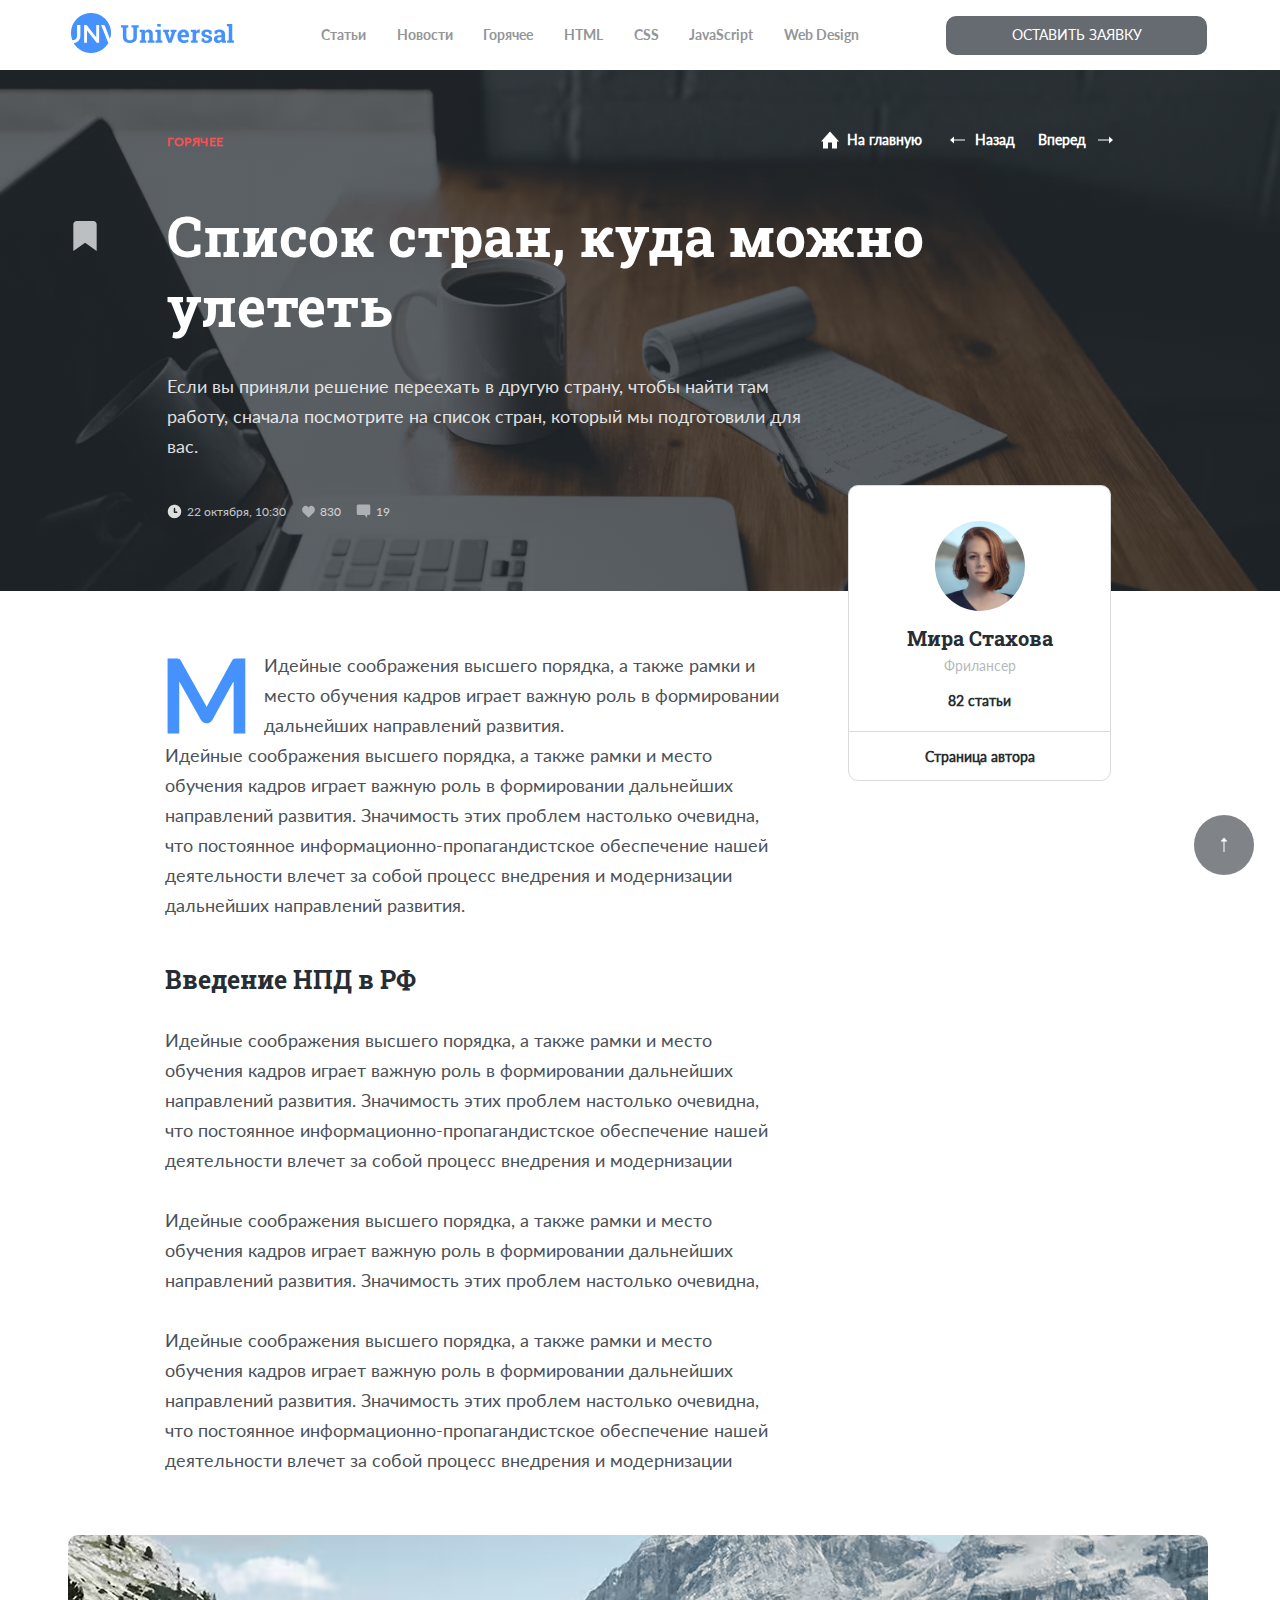
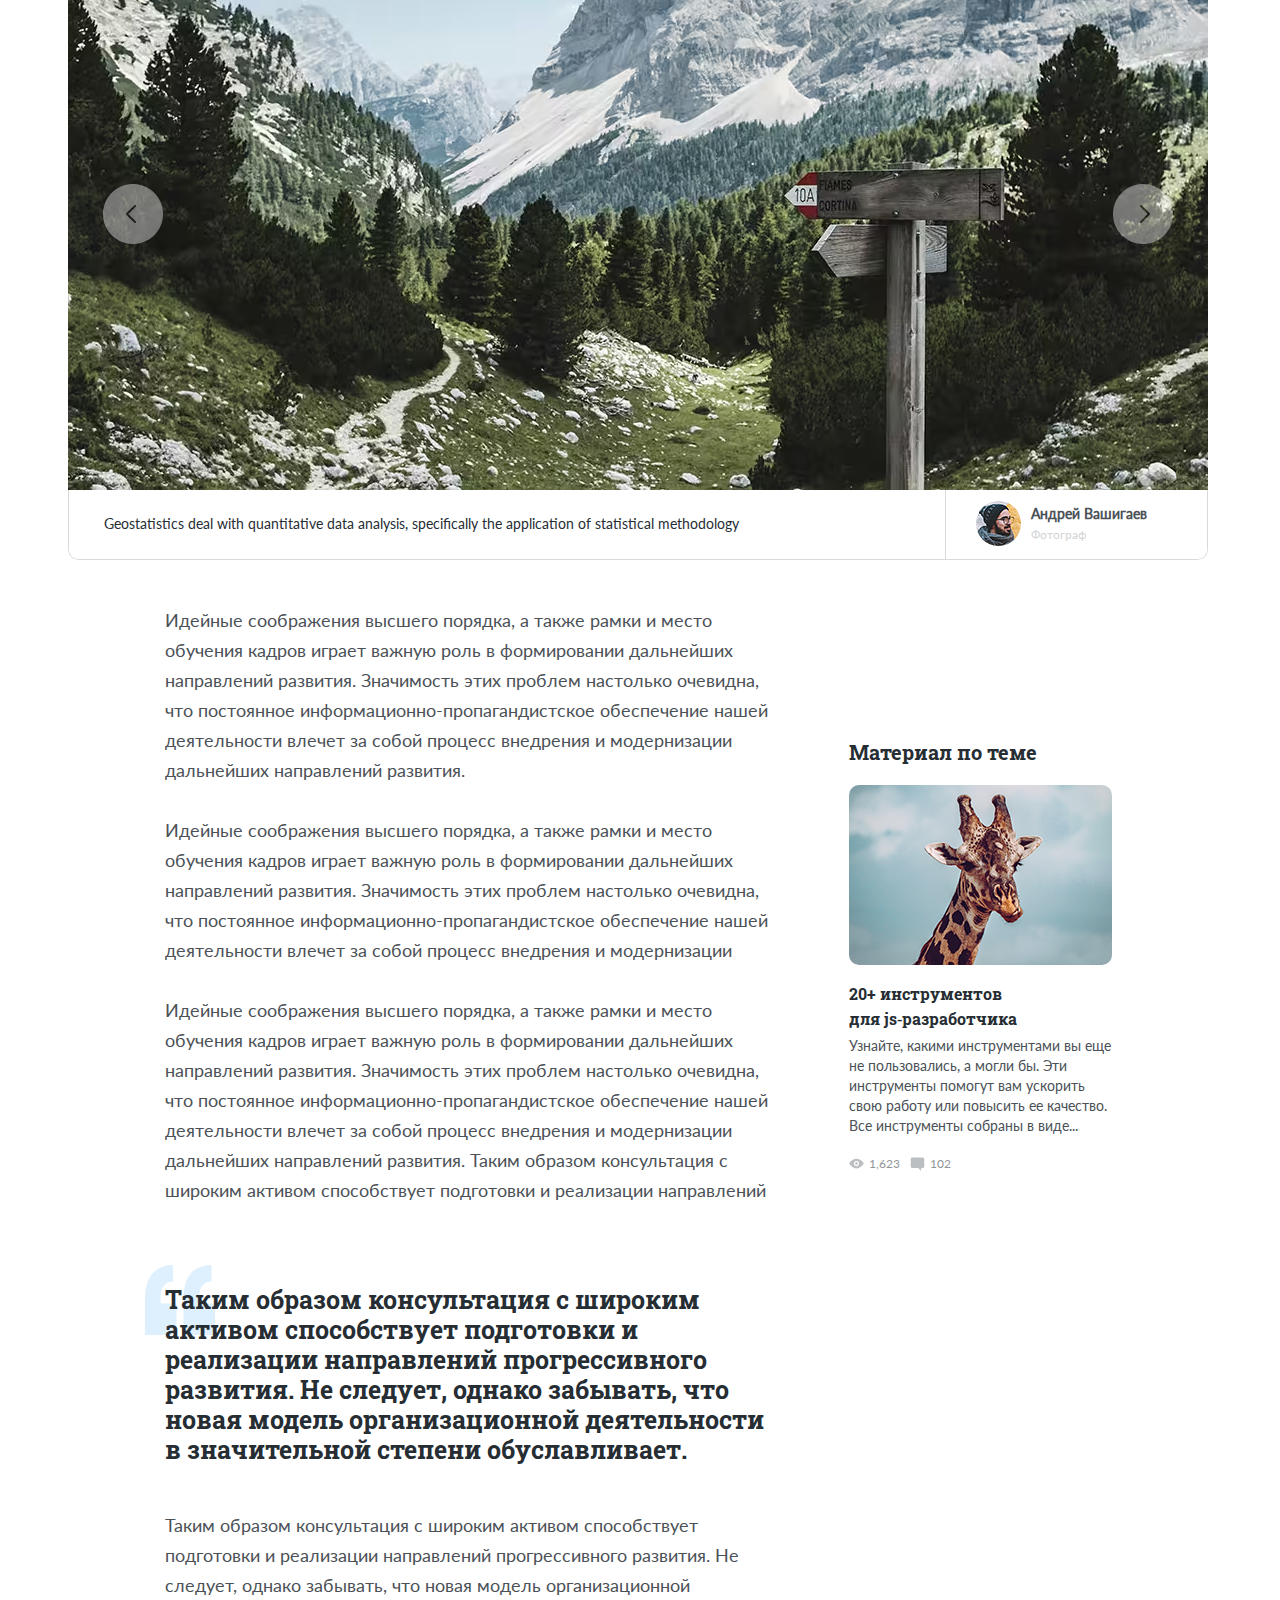
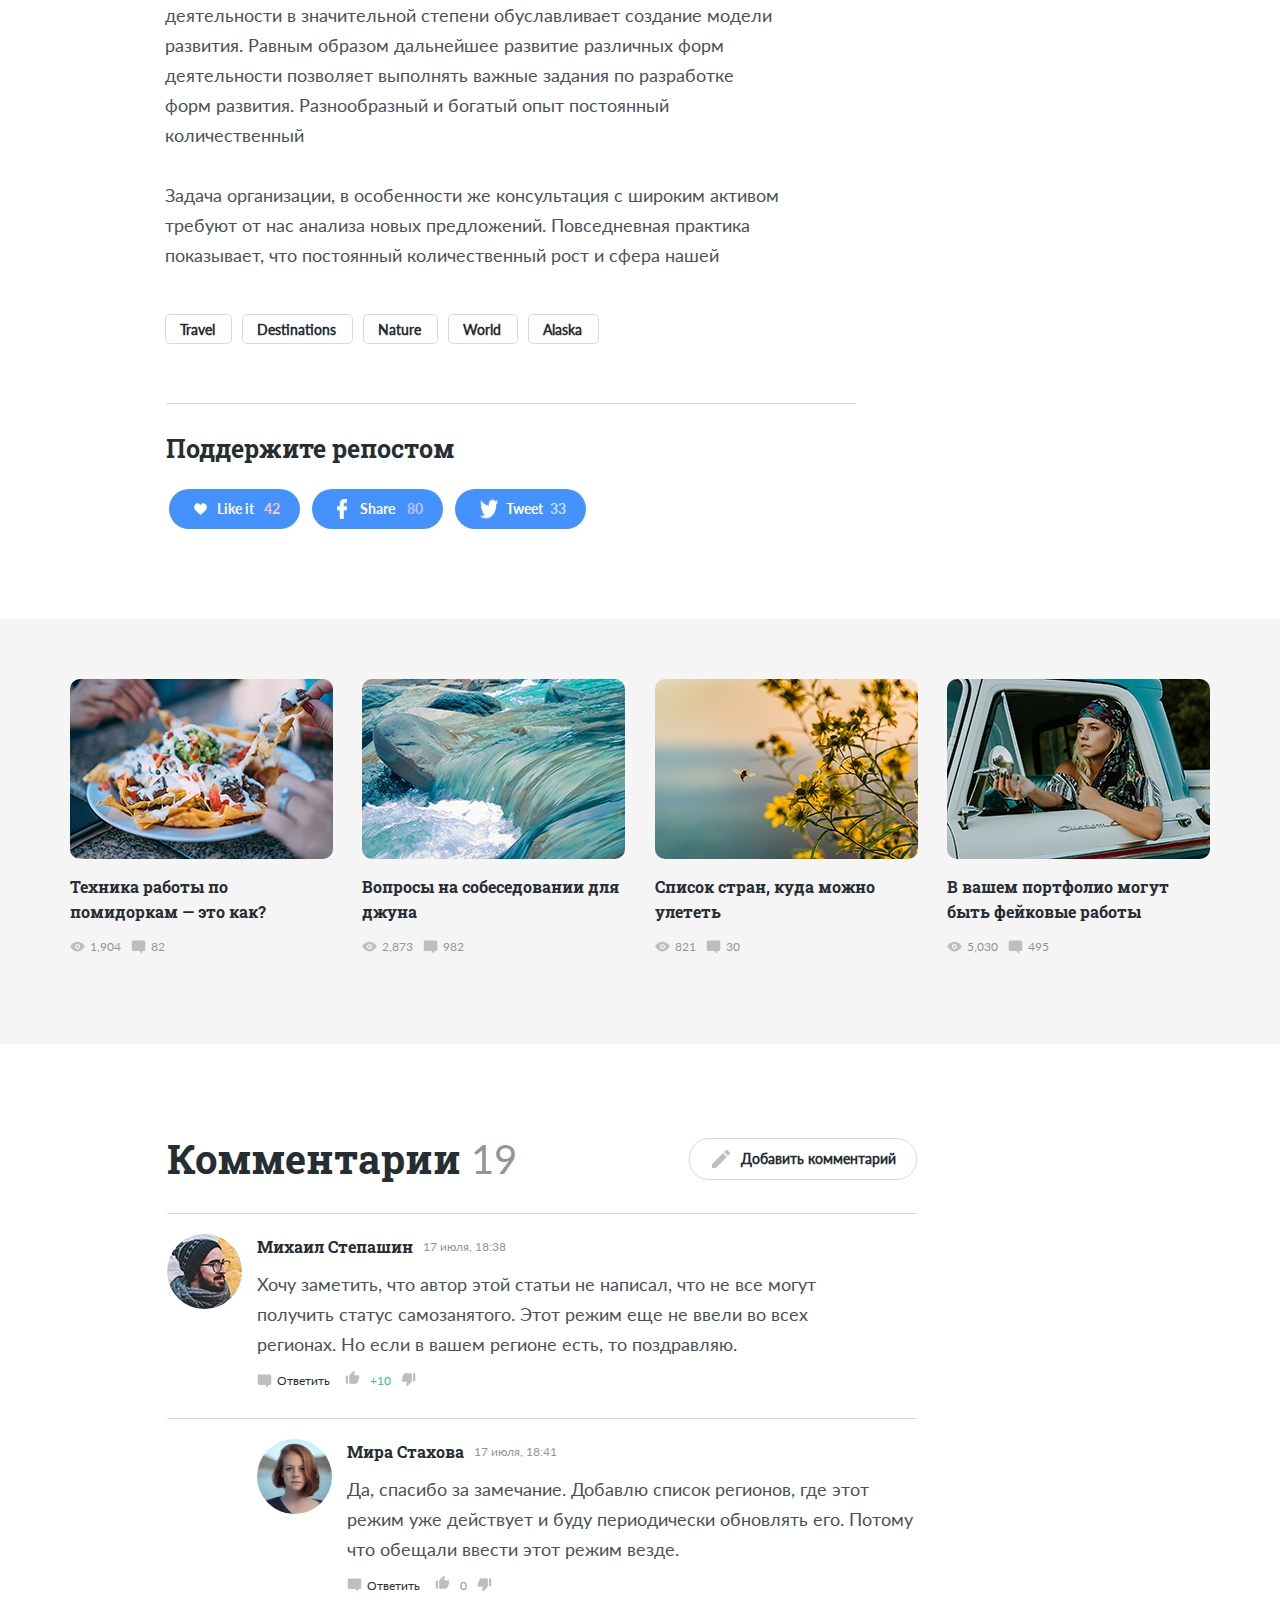
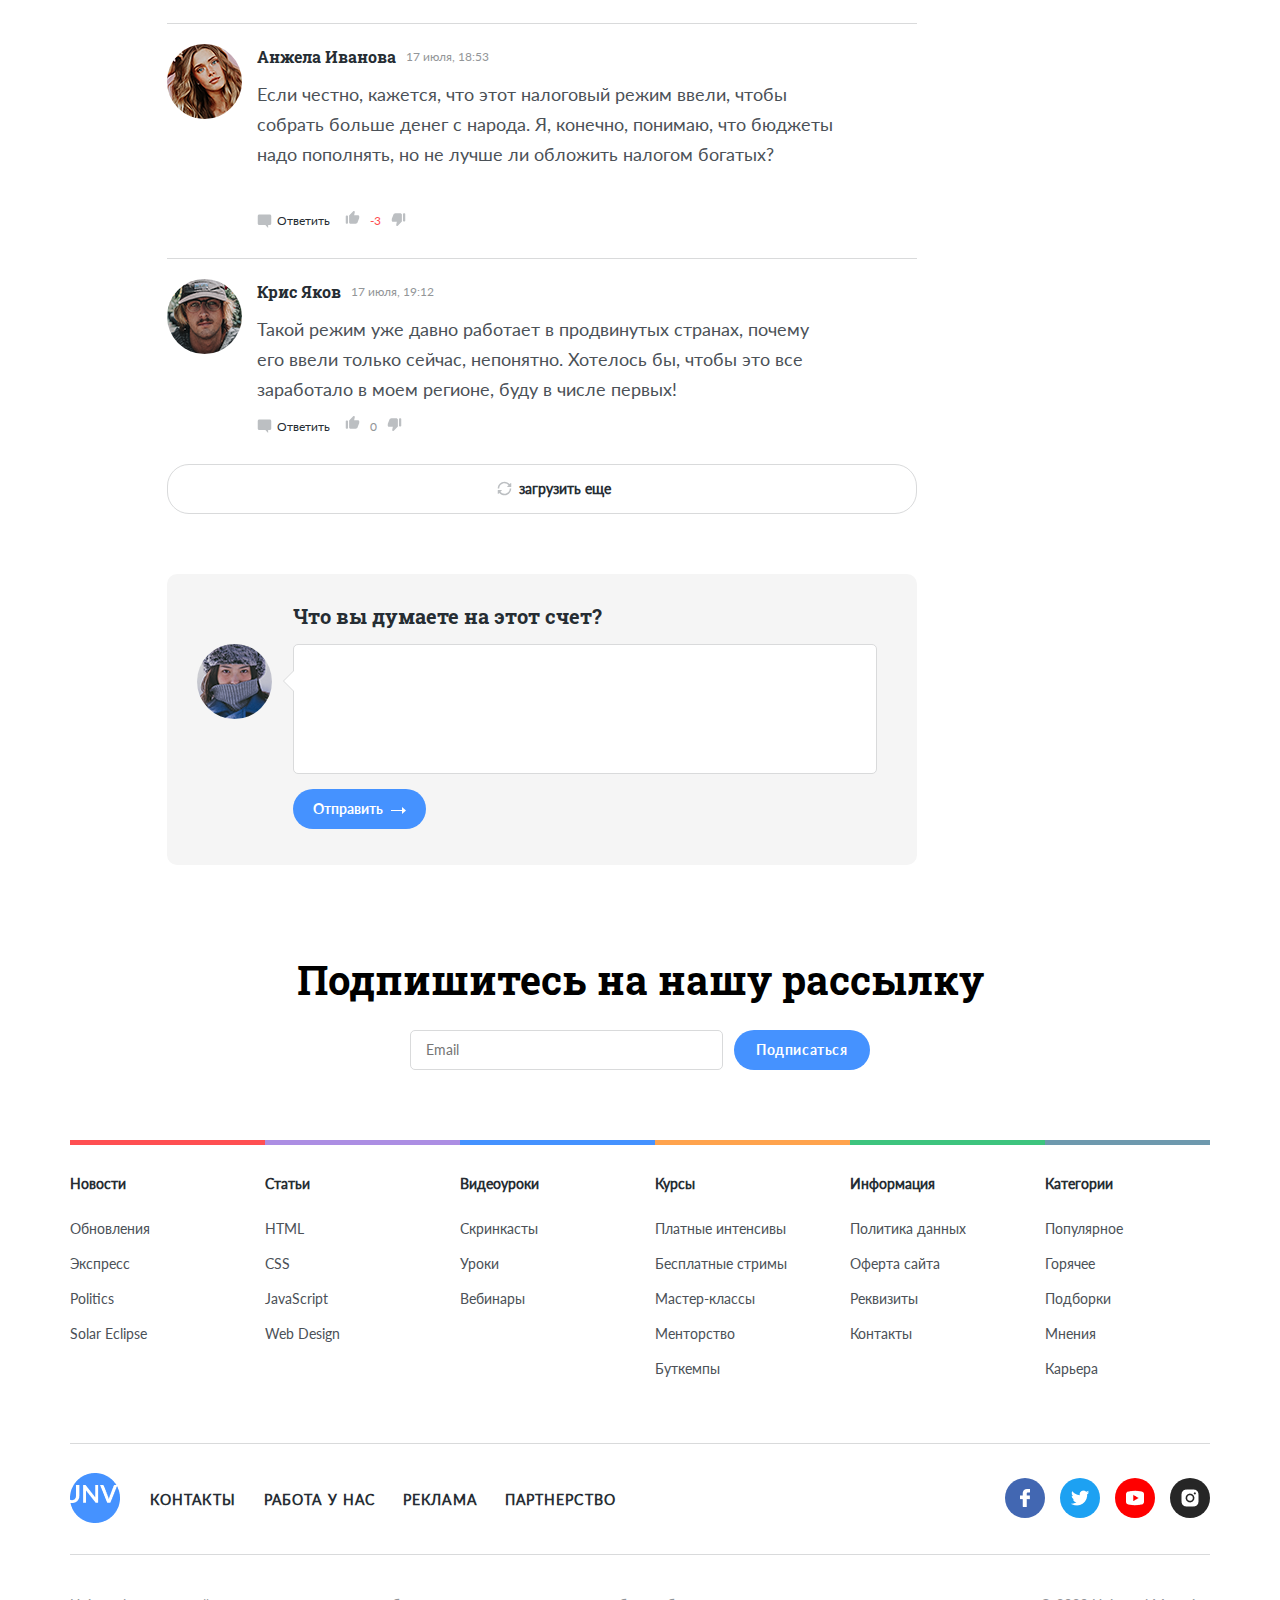
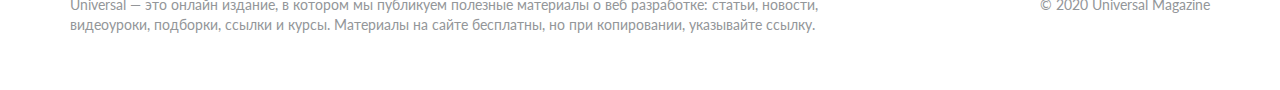
<file: article_prev.html>
<!DOCTYPE html>
<html lang="ru">
<head>
  <meta charset="UTF-8">
  <meta http-equiv="X-UA-Compatible" content="IE=edge">
  <meta name="viewport" content="width=device-width, initial-scale=1.0">
  <title>Universal</title>
  <link rel="preconnect" href="https://fonts.googleapis.com">
  <link rel="preconnect" href="https://fonts.gstatic.com" crossorigin>
  <link rel="preload" as="font" href="https://fonts.googleapis.com/css2?family=Roboto+Slab:wght@400;700&display=swap">
  <link href="https://fonts.googleapis.com/css2?family=Roboto+Slab:wght@400;700&display=swap" rel="stylesheet">
  <link rel="stylesheet" href="css/swiper-bundle.min.css">
  <link rel="stylesheet" href="css/style.css">
  <link rel="shortcut icon" href="./favicon.ico" type="image/x-icon">
  <link rel="icon" href="./favicon.ico" type="image/x-icon">
</head>
<body>
  <header id="header" class="navbar navbar--light navbar--mobile_fixed">
    <div class="container">
      <div class="navbar-container navbar-container--light">
        <a href="index.html" class="logo">
          <img src="img/logo-light.png" alt="Logo: Universal" class="logo__image">
        </a>
        <div class="menu">
          <ul class="navbar-menu">
            <li class="navbar-menu__item">
              <a href="#article" class="scroll navbar-menu__link navbar-menu__link--light">Статьи</a>
            </li>
            <li class="navbar-menu__item">
              <a href="#recommendations" class="scroll navbar-menu__link navbar-menu__link--light">Новости</a>
            </li>
            <li class="navbar-menu__item">
              <a href="#recommendations" class="scroll navbar-menu__link navbar-menu__link--light">Горячее</a>
            </li>
            <li class="navbar-menu__item">
              <a href="#footer" class="scroll navbar-menu__link navbar-menu__link--light">HTML</a>
            </li>
            <li class="navbar-menu__item">
              <a href="#footer" class="scroll navbar-menu__link navbar-menu__link--light">CSS</a>
            </li>
            <li class="navbar-menu__item">
              <a href="#footer" class="scroll navbar-menu__link navbar-menu__link--light">JavaScript</a>
            </li>
            <li class="navbar-menu__item">
              <a href="#footer" class="scroll navbar-menu__link navbar-menu__link--light">Web Design</a>
            </li>
            <li class="navbar-menu__item navbar-menu__item--mobile-visible">
              <button data-toggle="modal" class="button navbar__button navbar__button--mobile-visible">
                Оставить заявку
              </button>
            </li>
          </ul>
          <button class="menu-button menu-button--light button">
            <span class="menu-button__line menu-button__line--light"></span>
            <span class="menu-button__line menu-button__line--light"></span>
            <span class="menu-button__line menu-button__line--light"></span>
          </button>
        </div>
        <!-- /.menu -->
        <button data-toggle="modal" class="button navbar__button navbar__button--mobile-hidden">
          Оставить заявку
        </button>
      </div>
      <!-- /.navbar-block -->
    </div>
    <!-- /.container -->
  </header>
  <section id="main" class="preview">
    <div class="container">
      <img src="img/news_1.avif" alt="News image" class="preview__image">
      <div class="preview-wrapper">
        <span class="tag tag--hot preview__tag">Горячее</span>
        <div class="preview-menu">
          <a href="index.html" class="preview-menu__link preview-menu__link--home">
            <img src="img/icons/Home.svg" alt="Icon: home" class="preview-menu__image">
            На главную
          </a>
          <a href="article_next.html" class="preview-menu__link preview-menu__link--prev">
            <img src="img/icons/Arrow-prev.svg" alt="Icon: arrow prev" class="preview-menu__image">
            Назад
          </a>
          <a href="article.html" class="preview-menu__link preview-menu__link--next">
            Вперед 
            <img src="img/icons/Arrow.svg" alt="Icon: arrow next" class="preview-menu__image">
          </a>
        </div>
        <img src="img/icons/Bookmark.svg" alt="Icon: flag" class="flag preview__flag">
        <div class="preview__content">
          <h1 class="preview__title">Список стран, куда можно улететь</h1>
          <p class="preview__text">Если вы приняли решение переехать в другую страну, чтобы найти там работу, сначала посмотрите на список стран, который
          мы подготовили для вас.</p>
        </div>
        <div class="info preview__info">
          <div class="counter info__counter preview__counter">
            <img src="img/icons/Clock.svg" alt="Icon: time" class="counter__icon">
            <span class="date info__date preview__date">22 октября, 10:30</span>
          </div>
          <div class="counter info__counter preview__counter">
            <img src="img/icons/Heart.svg" alt="Icon: like" class="counter__icon">
            <span class="counter__inc">830</span>
          </div>
          <div class="counter info__counter preview__counter">
            <img src="img/icons/Comment.svg" alt="Icon: comment" class="counter__icon">
            <span class="counter__inc">19</span>
          </div>
        </div>
      </div>
      <!-- /.preview-wrapper -->
    </div>
    <!-- /.container -->
  </section>
  <section id="article" class="content">
    <div class="container">
      <div class="content-wrapper">
        <div class="content-article">
          <p class="content-article__text">
            <span class="content-article__letter">М</span> Идейные соображения высшего порядка, а также рамки и место обучения кадров играет важную роль в формировании дальнейших
            направлений развития. <br>
            Идейные соображения высшего порядка, а также рамки и место обучения&nbsp;кадров играет важную роль в формировании дальнейших
            направлений развития. Значимость этих проблем настолько очевидна, что постоянное информационно-пропагандистское
            обеспечение нашей деятельности влечет за собой процесс внедрения и модернизации дальнейших направлений развития.
          </p>
          <h3 class="content-article__title">Введение НПД в РФ</h3>
          <p class="content-article__text">Идейные соображения высшего порядка, а также рамки и место обучения кадров играет важную роль в формировании дальнейших
          направлений развития. Значимость этих проблем настолько очевидна, что постоянное информационно-пропагандистское
          обеспечение нашей деятельности влечет за собой процесс внедрения и модернизации</p>
          <p class="content-article__text">Идейные соображения высшего порядка, а также рамки и место обучения кадров играет важную роль в формировании дальнейших
          направлений развития. Значимость этих проблем настолько очевидна,</p>
          <p class="content-article__text">Идейные соображения высшего порядка, а также рамки и место обучения кадров играет важную роль в формировании дальнейших
          направлений развития. Значимость этих проблем настолько очевидна, что постоянное информационно-пропагандистское
          обеспечение нашей деятельности влечет за собой процесс внедрения и модернизации</p>
          <div class="content-gallery">
            <div class="content-slider swiper-container content-gallery__slider">
              <div class="swiper-wrapper">
                <div class="swiper-slide content-slider__item">
                  <img src="img/slide.avif" alt="Slide" class="content-slider__img">
                </div>
                <div class="swiper-slide content-slider__item">
                  <img src="img/slide.avif" alt="Slide" class="content-slider__img">
                </div>
                <div class="swiper-slide content-slider__item">
                  <img src="img/slide.avif" alt="Slide" class="content-slider__img">
                </div>
                <div class="swiper-slide content-slider__item">
                  <img src="img/slide.avif" alt="Slide" class="content-slider__img">
                </div>
              </div>
              <button class="arrow content-slider__button content-slider__button--prev"></button>
              <button class="arrow content-slider__button content-slider__button--next"></button>
            </div>
            <!-- /.swiper-container -->
            <div class="content-gallery__bottom">
              <p class="content-gallery__description">Geostatistics deal with quantitative data analysis, specifically the application of statistical methodology</p>
              <div class="author content-gallery__author">
                <img src="img/author-andrey.png" alt="Avatar: Andrei" class="avatar author__avatar">
                <div class="author__text">
                  <h3 class="author__name content-gallery__name">Андрей Вашигаев</h3>
                  <span class="author__description content-gallery__profession">Фотограф</span>
                </div>
              </div>
              <!-- /.author -->
            </div>
          </div>
          <!-- /.content-gallery -->
          <p class="content-article__text">Идейные соображения высшего порядка, а также рамки и место обучения кадров играет важную роль в формировании дальнейших
          направлений развития. Значимость этих проблем настолько очевидна, что постоянное информационно-пропагандистское
          обеспечение нашей деятельности влечет за собой процесс внедрения и модернизации дальнейших направлений развития.</p>
          <p class="content-article__text">Идейные соображения высшего порядка, а также рамки и место обучения кадров играет важную роль в формировании дальнейших
          направлений развития. Значимость этих проблем настолько очевидна, что постоянное информационно-пропагандистское
          обеспечение нашей деятельности влечет за собой процесс внедрения и модернизации</p>
          <p class="content-article__text">Идейные соображения высшего порядка, а также рамки и место обучения кадров играет важную роль в формировании дальнейших
          направлений развития. Значимость этих проблем настолько очевидна, что постоянное информационно-пропагандистское
          обеспечение нашей деятельности влечет за собой процесс внедрения и модернизации дальнейших направлений развития. Таким
          образом консультация с широким активом способствует подготовки и реализации направлений</p>
          <div class="content-blockquote">
            <img src="img/icons/Quote.svg" alt="Icon: quote" class="content-blockquote__image">
            <blockquote class="content-blockquote__text">
              Таким образом консультация с широким активом способствует подготовки и реализации направлений прогрессивного развития.
              Не следует, однако забывать, что новая модель организационной деятельности в значительной степени обуславливает.
            </blockquote>
          </div>
          <p class="content-article__text">Таким образом консультация с широким активом способствует подготовки и реализации направлений прогрессивного развития.
          Не следует, однако забывать, что новая модель организационной деятельности в значительной степени обуславливает создание
          модели развития. Равным образом дальнейшее развитие различных форм деятельности позволяет выполнять важные задания по
          разработке форм развития. Разнообразный и богатый опыт постоянный количественный</p>
          <p class="content-article__text">Задача организации, в особенности же консультация с широким активом требуют от нас анализа новых предложений.
          Повседневная практика показывает, что постоянный количественный рост и сфера нашей</p>
        </div>
        <!-- /.content-article -->
        <ul class="content__tags tagblock">
          <li class="tagblock__item"><a href="index.html" class="tagblock__link">Travel</a></li>
          <li class="tagblock__item"><a href="index.html" class="tagblock__link">Destinations</a></li>
          <li class="tagblock__item"><a href="index.html" class="tagblock__link">Nature</a></li>
          <li class="tagblock__item"><a href="index.html" class="tagblock__link">World</a></li>
          <li class="tagblock__item"><a href="index.html" class="tagblock__link">Alaska</a></li>
        </ul>
        <div class="sharing content__sharing">
          <h2 class="sharing__title">Поддержите репостом</h2>
          <div class="sharing-container">
            <a href="#" class="button sharing__button sharing__button--like">
              <img src="img/icons/Heart_white.svg" alt="Icon: arrow" class="button__icon sharing__icon">
              Like it
              <span class="sharing__text sharing__text--like">42</span>
            </a>
            <a href="https://facebook.com/" class="button sharing__button sharing__button--facebook" target="_blank">
              <img src="img/icons/Facebook.png" alt="Icon: arrow" class="button__icon sharing__icon">
              Share
              <span class="sharing__text sharing__text--facebook">80</span>
            </a>
            <a href="https://twitter.com/" class="button sharing__button sharing__button--twitter" target="_blank">
              <img src="img/icons/Twitter.png" alt="Icon: arrow" class="button__icon sharing__icon">
              Tweet
              <span class="sharing__text sharing__text--twitter">33</span>
            </a>
          </div>
        </div>
        <!-- /.sharing -->
        <div class="content-author">
          <div class="author content-author__author">
            <img src="img/mira-avatar.avif" alt="Avatar: Mira" class="avatar author__avatar content-author__avatar">
            <div class="author__text content-author__text">
              <h3 class="author__name content-author__name">Мира Стахова</h3>
              <span class="author__description content-author__profession">Фрилансер</span>
            </div>
            <span class="content-author__works">82 статьи</span>
          </div>
          <!-- /.author -->
          <div class="line"></div>
          <div class="content-author__bottom">
            <a href="404.html" class="content-author__link">Страница автора</a>
          </div>
        </div>
        <!-- /.content-author -->
        <div class="card content__card">
          <div class="card-container">
              <h2 class="card-title card-title--main">Материал по теме</h2>
              <img src="img/card.png" alt="Card's image" class="card__image">
            <div class="card-content">
              <a href="404.html" class="card-title card-title--subtitle">20+ инструментов для&nbsp;js&#8209;разработчика</a>
              <p class="card__content">Узнайте, какими инструментами вы еще не пользовались, а могли бы. Эти инструменты помогут вам ускорить свою работу или
              повысить ее качество. Все инструменты собраны в виде...</p>
              <div class="info info--secondary">
                <div class="counter info__counter info__counter--secondary">
                  <img src="img/icons/Eye.svg" alt="Icon: like" class="counter__icon">
                  <span class="counter__inc">1,623</span>
                </div>
                <div class="counter info__counter">
                  <img src="img/icons/Comment.svg" alt="Icon: comment" class="counter__icon">
                  <span class="counter__inc">102</span>
                </div>
              </div>
            </div>
          </div>
        </div>
        <!-- /.card -->
      </div>
      <!-- /.content-wrapper -->
    </div>
    <!-- /.container -->
  </section>
    <section id="recommendations" class="recommendations">
      <div class="container">
        <div class="recommendations-wrapper">
          <div class="recommendation">
            <img src="img/recommendation-1.png" alt="" class="recommendation__image">
            <a href="#footer" class="recommendation__link">
              <h2 class="recommendation__title">Техника работы по помидоркам — это как?</h2>
            </a>
            <div class="info info--secondary">
              <div class="counter info__counter info__counter--secondary">
                <img src="img/icons/Eye.svg" alt="Icon: like" class="counter__icon">
                <span class="counter__inc">1,904</span>
              </div>
              <div class="counter info__counter">
                <img src="img/icons/Comment.svg" alt="Icon: comment" class="counter__icon">
                <span class="counter__inc">82</span>
              </div>
            </div>
          </div>
          <!-- /.recommendation -->
          <div class="recommendation">
            <img src="img/recommendation-2.png" alt="" class="recommendation__image">
            <a href="#footer" class="recommendation__link">
              <h2 class="recommendation__title">Вопросы на собеседовании для джуна</h2>
            </a>
            <div class="info info--secondary">
              <div class="counter info__counter info__counter--secondary">
                <img src="img/icons/Eye.svg" alt="Icon: like" class="counter__icon">
                <span class="counter__inc">2,873</span>
              </div>
              <div class="counter info__counter">
                <img src="img/icons/Comment.svg" alt="Icon: comment" class="counter__icon">
                <span class="counter__inc">982</span>
              </div>
            </div>
          </div>
          <!-- /.recommendation -->
          <div class="recommendation">
            <img src="img/recommendation-3.png" alt="" class="recommendation__image">
            <a href="#footer" class="recommendation__link">
              <h2 class="recommendation__title">Список стран, куда можно улететь</h2>
            </a>
            <div class="info info--secondary">
              <div class="counter info__counter info__counter--secondary">
                <img src="img/icons/Eye.svg" alt="Icon: like" class="counter__icon">
                <span class="counter__inc">821</span>
              </div>
              <div class="counter info__counter">
                <img src="img/icons/Comment.svg" alt="Icon: comment" class="counter__icon">
                <span class="counter__inc">30</span>
              </div>
            </div>
          </div>
          <!-- /.recommendation -->
          <div class="recommendation">
            <img src="img/recommendation-4.png" alt="" class="recommendation__image">
            <a href="#footer" class="recommendation__link">
              <h2 class="recommendation__title">В вашем портфолио могут быть фейковые работы</h2>
            </a>
            <div class=" info info--secondary">
              <div class="counter info__counter info__counter--secondary">
                <img src="img/icons/Eye.svg" alt="Icon: like" class="counter__icon">
                <span class="counter__inc">5,030</span>
              </div>
              <div class="counter info__counter">
                <img src="img/icons/Comment.svg" alt="Icon: comment" class="counter__icon">
                <span class="counter__inc">495</span>
              </div>
            </div>
          </div>
          <!-- /.recommendation -->
        </div>
      </div>
      <!-- /.container -->
    </section>
  <section id="feedback" class="comments">
    <div class="container">
      <div class="comments-wrapper">
        <div class="comments-header">
          <h2 class="comments-title">Комментарии<span class="comments-title__counter">19</span></h2>
          <a href="#comment" class="comments-button comments-button--short">
            <img src="img/icons/Pencil.svg" alt="Icon: comment"
              class="comments-button__icon comments-button__icon--short">
            Добавить комментарий
          </a>
        </div>
        <div class="comments-block">
          <ul class="comments-list">
            <li class="comment comments-list__item">
              <img src="img/avatar-mikhail.png" alt="Mikhail's avatar" class="avatar comment__avatar">
              <div class="comment-info">
                <span class="comment__author">Михаил Степашин</span>
                <span class="date">17 июля, 18:38</span>
              </div>
              <p class="comment__text">Хочу заметить, что автор этой статьи не написал, что не все могут получить статус
                самозанятого. Этот режим еще не ввели
                во всех регионах. Но если в вашем регионе есть, то поздравляю.</p>
              <div class="info info--secondary">
                <div class="counter info__counter info__counter--secondary comment__counter">
                  <img src="img/icons/Comment.svg" alt="Icon: like" class="counter__icon">
                  <span class="counter__inc">Ответить</span>
                </div>
                <div class="counter info__counter">
                  <button class="counter__button">
                    <img src="img/icons/Thumb.svg" alt="Icon: comment" class="counter__icon">
                  </button>
                  <span class="counter__inc counter__inc--positive">+10</span>
                  <button class="counter__button">
                    <img src="img/icons/Thumb--negative.svg" alt="Icon: comment" class="counter__icon">
                  </button>
                </div>
              </div>
              <ul class="comments-list">
                <li class="comment comments-list__item comments-list__answer comment-answer">
                  <img src="img/mira-avatar.avif" alt="Mira's avatar" class="avatar comment__avatar comment-answer__avatar">
                  <div class="comment-info">
                    <span class="comment__author">Мира Стахова</span>
                    <span class="date">17 июля, 18:41</span>
                  </div>
                  <p class="comment__text">Да, спасибо за замечание. Добавлю список регионов, где этот режим уже действует и буду
                    периодически обновлять его. 
                    Потому что обещали ввести этот режим везде.</p>
                  <div class="info info--secondary">
                    <div class="counter info__counter info__counter--secondary comment__counter">
                      <img src="img/icons/Comment.svg" alt="Icon: like" class="counter__icon">
                      <span class="counter__inc">Ответить</span>
                    </div>
                    <div class="counter info__counter">
                      <button class="counter__button">
                        <img src="img/icons/Thumb.svg" alt="Icon: comment" class="counter__icon">
                      </button>
                      <span class="counter__inc counter__inc--empty">0</span>
                      <button class="counter__button">
                        <img src="img/icons/Thumb--negative.svg" alt="Icon: comment" class="counter__icon">
                      </button>
                    </div>
                  </div>
                </li>
              </ul>
            </li>
            <li class="comment comments-list__item comment--negative">
              <img src="img/avatar-anzhela.png" alt="Anzhela's avatar" class="avatar comment__avatar">
              <div class="comment-info">
                <span class="comment__author">Анжела Иванова</span>
                <span class="date">17 июля, 18:53</span>
              </div>
              <p class="comment__text">Если честно, кажется, что этот налоговый режим ввели, чтобы собрать&nbsp;больше денег с народа.
                Я, конечно, понимаю, что
                бюджеты надо&nbsp;пополнять, но не лучше ли обложить налогом богатых?
              <br><br></p>
              <div class="info info--secondary">
                <div class="counter info__counter info__counter--secondary comment__counter">
                  <img src="img/icons/Comment.svg" alt="Icon: like" class="counter__icon">
                  <span class="counter__inc">Ответить</span>
                </div>
                <div class="counter info__counter">
                  <button class="counter__button">
                    <img src="img/icons/Thumb.svg" alt="Icon: comment" class="counter__icon">
                  </button>
                  <span class="counter__inc counter__inc--negative">-3</span>
                  <button class="counter__button">
                    <img src="img/icons/Thumb--negative.svg" alt="Icon: comment" class="counter__icon">
                  </button>
                </div>
              </div>
            </li>
            <li class="comment comments-list__item">
              <img src="img/avatar-kris.png" alt="Kris's avatar" class="avatar comment__avatar">
              <div class="comment-info">
                <span class="comment__author">Крис Яков</span>
                <span class="date">17 июля, 19:12</span>
              </div>
              <p class="comment__text">Такой режим уже давно работает в продвинутых странах, почему его&nbsp;ввели только сейчас,
                непонятно. Хотелось бы, чтобы это
                все заработало в моем регионе, буду в числе первых!</p>
              <div class="info info--secondary">
                <div class="counter info__counter info__counter--secondary comment__counter">
                  <img src="img/icons/Comment.svg" alt="Icon: like" class="counter__icon">
                  <span class="counter__inc">Ответить</span>
                </div>
                <div class="counter info__counter">
                  <button class="counter__button">
                    <img src="img/icons/Thumb.svg" alt="Icon: comment" class="counter__icon">
                  </button>
                  <span class="counter__inc counter__inc--empty">0</span>
                  <button class="counter__button">
                    <img src="img/icons/Thumb--negative.svg" alt="Icon: comment" class="counter__icon">
                  </button>
                </div>
              </div>
            </li>
            <li class="comment comments-list__item comment--negative comment--hidden">
              <img src="img/avatar-anzhela.png" alt="Anzhela's avatar" class="avatar comment__avatar">
              <div class="comment-info">
                <span class="comment__author">Анжела Иванова</span>
                <span class="date">17 июля, 18:53</span>
              </div>
              <p class="comment__text">Если честно, кажется, что этот налоговый режим ввели, чтобы собрать&nbsp;больше денег с
                народа.
                Я, конечно, понимаю, что
                бюджеты надо&nbsp;пополнять, но не лучше ли обложить налогом богатых?
                <br><br>
              </p>
              <div class="info info--secondary">
                <div class="counter info__counter info__counter--secondary comment__counter">
                  <img src="img/icons/Comment.svg" alt="Icon: like" class="counter__icon">
                  <span class="counter__inc">Ответить</span>
                </div>
                <div class="counter info__counter">
                  <button class="counter__button">
                    <img src="img/icons/Thumb.svg" alt="Icon: comment" class="counter__icon">
                  </button>
                  <span class="counter__inc counter__inc--negative">-3</span>
                  <button class="counter__button">
                    <img src="img/icons/Thumb--negative.svg" alt="Icon: comment" class="counter__icon">
                  </button>
                </div>
              </div>
            </li>
            <li class="comment comments-list__item comment--hidden">
              <img src="img/avatar-kris.png" alt="Kris's avatar" class="avatar comment__avatar">
              <div class="comment-info">
                <span class="comment__author">Крис Яков</span>
                <span class="date">17 июля, 19:12</span>
              </div>
              <p class="comment__text">Такой режим уже давно работает в продвинутых странах, почему его&nbsp;ввели только сейчас,
                непонятно. Хотелось бы, чтобы это
                все заработало в моем регионе, буду в числе первых!</p>
              <div class="info info--secondary">
                <div class="counter info__counter info__counter--secondary comment__counter">
                  <img src="img/icons/Comment.svg" alt="Icon: like" class="counter__icon">
                  <span class="counter__inc">Ответить</span>
                </div>
                <div class="counter info__counter">
                  <button class="counter__button">
                    <img src="img/icons/Thumb.svg" alt="Icon: comment" class="counter__icon">
                  </button>
                  <span class="counter__inc counter__inc--empty">0</span>
                  <button class="counter__button">
                    <img src="img/icons/Thumb--negative.svg" alt="Icon: comment" class="counter__icon">
                  </button>
                </div>
              </div>
            </li>
            <li class="comment comments-list__item comment--negative comment--hidden">
              <img src="img/avatar-anzhela.png" alt="Anzhela's avatar" class="avatar comment__avatar">
              <div class="comment-info">
                <span class="comment__author">Анжела Иванова</span>
                <span class="date">17 июля, 18:53</span>
              </div>
              <p class="comment__text">Если честно, кажется, что этот налоговый режим ввели, чтобы собрать&nbsp;больше денег с
                народа.
                Я, конечно, понимаю, что
                бюджеты надо&nbsp;пополнять, но не лучше ли обложить налогом богатых?
                <br><br>
              </p>
              <div class="info info--secondary">
                <div class="counter info__counter info__counter--secondary comment__counter">
                  <img src="img/icons/Comment.svg" alt="Icon: like" class="counter__icon">
                  <span class="counter__inc">Ответить</span>
                </div>
                <div class="counter info__counter">
                  <button class="counter__button">
                    <img src="img/icons/Thumb.svg" alt="Icon: comment" class="counter__icon">
                  </button>
                  <span class="counter__inc counter__inc--negative">-3</span>
                  <button class="counter__button">
                    <img src="img/icons/Thumb--negative.svg" alt="Icon: comment" class="counter__icon">
                  </button>
                </div>
              </div>
            </li>
            <li class="comment comments-list__item comment--hidden">
              <img src="img/avatar-kris.png" alt="Kris's avatar" class="avatar comment__avatar">
              <div class="comment-info">
                <span class="comment__author">Крис Яков</span>
                <span class="date">17 июля, 19:12</span>
              </div>
              <p class="comment__text">Такой режим уже давно работает в продвинутых странах, почему его&nbsp;ввели только сейчас,
                непонятно. Хотелось бы, чтобы это
                все заработало в моем регионе, буду в числе первых!</p>
              <div class="info info--secondary">
                <div class="counter info__counter info__counter--secondary comment__counter">
                  <img src="img/icons/Comment.svg" alt="Icon: like" class="counter__icon">
                  <span class="counter__inc">Ответить</span>
                </div>
                <div class="counter info__counter">
                  <button class="counter__button">
                    <img src="img/icons/Thumb.svg" alt="Icon: comment" class="counter__icon">
                  </button>
                  <span class="counter__inc counter__inc--empty">0</span>
                  <button class="counter__button">
                    <img src="img/icons/Thumb--negative.svg" alt="Icon: comment" class="counter__icon">
                  </button>
                </div>
              </div>
            </li>
          </ul>
          <button class="comments-button comments-button--load">
            <img src="img/icons/Loading.svg" alt="Icon: comment" class="comments-button__icon">
            загрузить еще
          </button>
        </div>
        <div id="comment" class="feedback">
          <h2 class="feedback__title">Что вы думаете на этот счет?</h2>
          <img src="img/feedback-avatar.png" alt="" class="avatar feedback__author">
          <form action="send.php" method="POST" class="form comment-form">
            <div class="comment-form__message">
              <textarea name="message" class="message feedback__message" minlength = "100" required></textarea>
            </div>
            <button class="button feedback__button " type="submit">
              Отправить
              <img src="img/icons/Arrow.svg" alt="Icon: arrow" class="button__icon">
            </button>
          </form>
        </div>
      </div>
    </div>
    <!-- /.container -->
  </section>
  <footer id="footer" class="footer">
    <div class="container">
      <div class="footer-wrapper">
        <div class="footer-subscription">
          <h2 class="footer-subscription__title">Подпишитесь на нашу рассылку</h2>
          <form action="send.php" method="POST" class="form footer-subscription__form">
            <input type="email" name="email" class="input footer-subscription__input" placeholder="Email" required
              pattern="[a-z0-9._%+-]+@[a-z0-9.-]+\.[a-z]{2,4}$">
            <button class="footer-subscription__button button">
              Подписаться
            </button>
            <div class="footer-subscription__label"></div>
          </form>
        </div>
        <!-- /.footer-subscription -->
        <div class="footer-information">
          <div class="footer__list footer__list--news">
            <h3 class="footer__title">Новости</h3>
            <ul class="footer__ul">
              <li class="footer__item"><a href="#footer" class="footer__link">Обновления</a></li>
              <li class="footer__item"><a href="#footer" class="footer__link">Экспресс</a></li>
              <li class="footer__item"><a href="#footer" class="footer__link">Politics</a></li>
              <li class="footer__item"><a href="#footer" class="footer__link">Solar Eclipse</a></li>
            </ul>
          </div>
          <!-- ./footer__list -->
          <div class="footer__list footer__list--articles">
            <h3 class="footer__title">Статьи</h3>
            <ul class="footer__ul">
              <li class="footer__item"><a class="footer__link" href="#">HTML</a></li>
              <li class="footer__item"><a class="footer__link" href="#">CSS</a></li>
              <li class="footer__item"><a class="footer__link" href="#">JavaScript</a></li>
              <li class="footer__item"><a class="footer__link" href="#">Web Design</a></li>
            </ul>
          </div>
          <!-- ./footer__list -->
          <div class="footer__list footer__list--video">
            <h3 class="footer__title">Видеоуроки</h3>
            <ul class="footer__ul">
              <li class="footer__item"><a class="footer__link" href="#">Скринкасты</a></li>
              <li class="footer__item"><a class="footer__link" href="#">Уроки</a></li>
              <li class="footer__item"><a class="footer__link" href="#">Вебинары</a></li>
            </ul>
          </div>
          <!-- ./footer__list -->
          <div class="footer__list footer__list--courses">
            <h3 class="footer__title">Курсы</h3>
            <ul class="footer__ul">
              <li class="footer__item"><a class="footer__link" href="#footer">Платные интенсивы</a></li>
              <li class="footer__item"><a class="footer__link" href="#footer">Бесплатные стримы</a></li>
              <li class="footer__item"><a class="footer__link" href="#footer">Мастер-классы</a></li>
              <li class="footer__item"><a class="footer__link" href="#footer">Менторство</a></li>
              <li class="footer__item"><a class="footer__link" href="#footer">Буткемпы</a></li>
            </ul>
          </div>
          <!-- ./footer__list -->
          <div class="footer__list footer__list--info">
            <h3 class="footer__title">Информация</h3>
            <ul class="footer__ul">
              <li class="footer__item"><a class="footer__link" href="#footer">Политика данных</a></li>
              <li class="footer__item"><a class="footer__link" href="#footer">Оферта сайта</a></li>
              <li class="footer__item"><a class="footer__link" href="#footer">Реквизиты</a></li>
              <li class="footer__item"><a class="footer__link" href="#footer">Контакты</a></li>
            </ul>
          </div>
          <!-- ./footer__list -->
          <div class="footer__list footer__list--categories">
            <h3 class="footer__title">Категории</h3>
            <ul class="footer__ul">
              <li class="footer__item"><a class="footer__link" href="index.html#main">Популярное</a></li>
              <li class="footer__item"><a class="footer__link" href="index.html#hot">Горячее</a></li>
              <li class="footer__item"><a class="footer__link" href="index.html#articles">Подборки</a></li>
              <li class="footer__item"><a class="footer__link" href="index.html#research">Мнения</a></li>
              <li class="footer__item"><a class="footer__link" href="index.html#hot">Карьера</a></li>
            </ul>
          </div>
          <!-- ./footer__list -->
        </div>
        <!-- /.footer-information -->
        <div class="footer-menu">
          <a href="index.html" class="logo footer-menu__logo">
            <img src="img/footer-logo.png" alt="Logo: Universal" class="logo__image">
          </a>
          <ul class="footer-menu__list">
            <li class="footer-menu__item"><a href="#footer" class="footer-menu__link">Контакты</a></li>
            <li class="footer-menu__item"><a href="#footer" class="footer-menu__link">Работа у нас</a></li>
            <li class="footer-menu__item"><a href="#footer" class="footer-menu__link">Реклама</a></li>
            <li class="footer-menu__item"><a href="#footer" data-toggle="modal" class="footer-menu__link">Партнерство</a></li>
          </ul>
          <div class="socials footer-menu__socials">
            <a href="https://facebook.com/" class="socials__link socials__link--facebook footer-menu__social" target="_blank"></a>
            <a href="https://twitter.com/" class="socials__link socials__link--twitter footer-menu__social" target="_blank"></a>
            <a href="https://www.youtube.com/" class="socials__link socials__link--youtube footer-menu__social" target="_blank"></a>
            <a href="https://www.instagram.com/" class="socials__link socials__link--instagram footer-menu__social" target="_blank"></a>
          </div>
        </div>
        <!-- /.footer-menu -->
        <div class="footer-about">
          <p class="footer-about__text">Universal — это онлайн издание, в котором мы публикуем полезные материалы о веб разработке: статьи, новости, видеоуроки,
          подборки, ссылки и курсы. Материалы на сайте бесплатны, но при копировании, указывайте ссылку.</p>
          <span class="footer-about__copyright">© 2020 Universal Magazine</span>
        </div>
        <!-- /.footer-about -->
      </div>
    </div>
    <!-- /.container -->
  </footer>
  <div class="modal">
    <div class="modal__overlay"></div>
    <!-- /.modal__overlay -->
    <div class="modal__dialog">
      <a href="#" class="modal__close">
        <img src="img/icons/close.svg" alt="Icon: close">
      </a>
      <div class="modal__container">
        <h2 class="modal__title">Обратная связь</h2>
        <form action="send.php" method="POST" class="form modal__form">
          <label for="theame" class="modal__label">Тема</label>
          <select name="theame" id="theame" class="input modal__select" required>
            <option value="" disabled selected>Выберите тему</option>
            <option value="HTML">HTML</option>
            <option value="CSS">CSS</option>
            <option value="JavaScript">JavaScript</option>
            <option value="Design">Web Design</option>
            <option value="News">Новости</option>
          </select>
          <label for="theame" class="modal__label">Сообщение</label>
          <textarea name="message" class="message modal__message" placeholder="Текст сообщения..."></textarea>
          <label for="theame" class="modal__label">Email</label>
          <input type="email" name="email" class="input modal__input" placeholder="Email*" required>
          <div class="modal-error"></div>
          <div class="modal-checkbox">
            <label class="modal-checkbox__label">Согласен с обработкой данных</label>
            <input type="checkbox" name="checkbox" class="modal-checkbox__button" required>
          </div>
          <button class="button modal__button" type="submit">Отправить</button>
        </form>
      </div>
      <!-- /.form-container -->
    </div>
    <!-- /.modal__dialog -->
  </div>
  <!-- /.modal -->
  <a href="#main" class="scrollup"><img src="img/icons/Arrow.svg" alt="Icon: arrow" class="scroll scrollup__icon"></a>
  <script src="js/jquery-3.6.0.min.js"></script>
  <script src="js/secondary.js"></script>
</body>
</html>
</file>
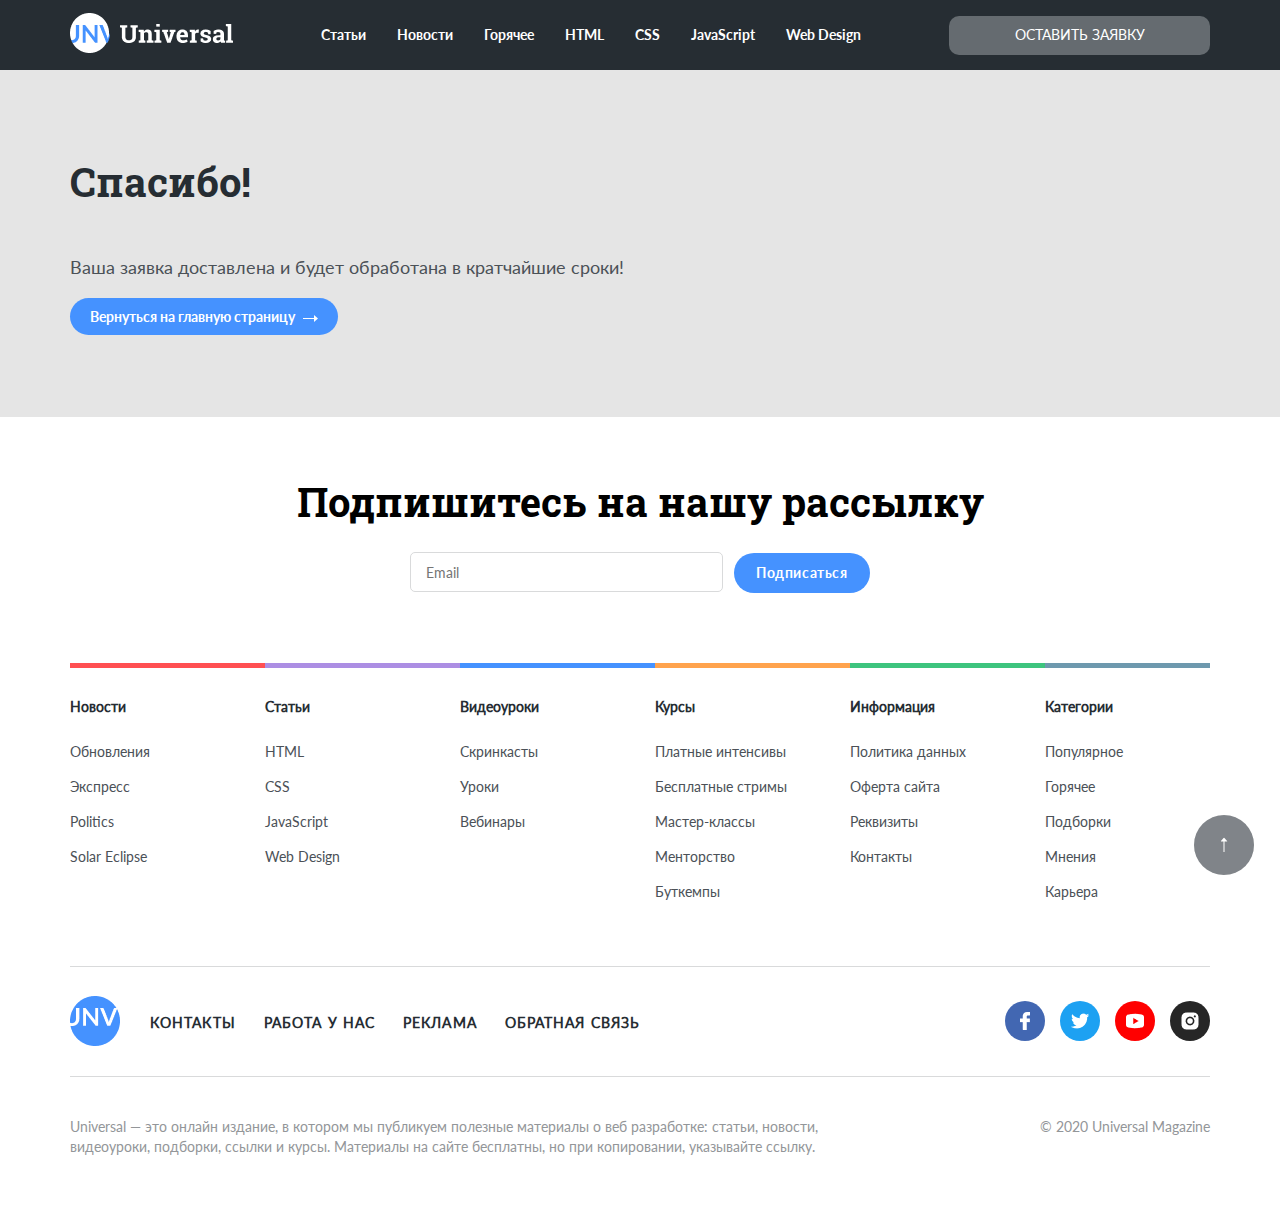
<file: thankyou.html>
<!DOCTYPE html>
<html lang="ru">
<head>
  <meta charset="UTF-8">
  <meta http-equiv="X-UA-Compatible" content="IE=edge">
  <meta name="viewport" content="width=device-width, initial-scale=1.0">
  <title>Universal</title>
  <link rel="preconnect" href="https://fonts.googleapis.com">
  <link rel="preconnect" href="https://fonts.gstatic.com" crossorigin>
  <link rel="preload" as="font" href="https://fonts.googleapis.com/css2?family=Roboto+Slab:wght@400;700&display=swap">
  <link href="https://fonts.googleapis.com/css2?family=Roboto+Slab:wght@400;700&display=swap" rel="stylesheet">
  <link rel="stylesheet" href="css/swiper-bundle.min.css">
  <link rel="stylesheet" href="css/style.css">
  <link rel="shortcut icon" href="./favicon.ico" type="image/x-icon">
  <link rel="icon" href="./favicon.ico" type="image/x-icon">
</head>
<body>
  <header id="header" class="navbar navbar--mobile_fixed">
    <div class="container">
      <div class="navbar-container">
        <a href="index.html" class="logo">
          <img src="img/logo.png" alt="Logo: Universal" class="logo__image">
        </a>
        <div class="menu">
          <ul class="navbar-menu">
            <li class="navbar-menu__item">
              <a href="index.html#articles" class="navbar-menu__link">Статьи</a>
            </li>
            <li class="navbar-menu__item">
              <a href="index.html#news" class="navbar-menu__link">Новости</a>
            </li>
            <li class="navbar-menu__item">
              <a href="index.html#hot" class="navbar-menu__link">Горячее</a>
            </li>
            <li class="navbar-menu__item">
              <a href="index.html#footer" class="navbar-menu__link">HTML</a>
            </li>
            <li class="navbar-menu__item">
              <a href="index.html#footer" class="navbar-menu__link">CSS</a>
            </li>
            <li class="navbar-menu__item">
              <a href="index.html#footer" class="navbar-menu__link">JavaScript</a>
            </li>
            <li class="navbar-menu__item">
              <a href="index.html#footer" class="navbar-menu__link">Web Design</a>
            </li>
            <li class="navbar-menu__item navbar-menu__item--mobile-visible">
              <button data-toggle="modal" class="button navbar__button--mobile-visible">
                Оставить заявку
              </button>
            </li>
          </ul>
          <button class="menu-button button">
            <span class="menu-button__line"></span>
            <span class="menu-button__line"></span>
            <span class="menu-button__line"></span>
          </button>
        </div>
        <!-- /.menu -->
        <button data-toggle="modal" class="button navbar__button navbar__button--mobile-hidden">
          Оставить заявку
        </button>
      </div>
      <!-- /.navbar-block -->
    </div>
    <!-- /.container -->
  </header>
  <section class="information">
    <div class="container">
      <h1 class="information__title">Спасибо!</h1>
      <p class="information__text">
        Ваша заявка доставлена и будет обработана в кратчайшие сроки! 
      </p>
      <a href="index.html" class="button information__button">
        <span>Вернуться на главную страницу</span>
        <img src="img/icons/Arrow.svg" alt="Icon: arrow" class="button__icon">
      </a>
    </div>
  </section>
  <footer id="footer" class="footer">
    <div class="container">
      <div class="footer-wrapper">
        <div class="footer-subscription">
          <h2 class="footer-subscription__title">Подпишитесь на нашу рассылку</h2>
          <form action="send.php" method="POST" class="form footer-subscription__form">
            <input type="email" name="email" class="input footer-subscription__input" placeholder="Email" required
              pattern="[a-z0-9._%+-]+@[a-z0-9.-]+\.[a-z]{2,4}$">
            <button class="footer-subscription__button button">
              Подписаться
            </button>
            <div class="footer-subscription__label"></div>
          </form>
        </div>
        <!-- /.footer-subscription -->
        <div class="footer-information">
          <div class="footer__list footer__list--news">
            <h3 class="footer__title">Новости</h3>
            <ul class="footer__ul">
              <li class="footer__item"><a href="#footer" class="footer__link">Обновления</a></li>
              <li class="footer__item"><a href="#footer" class="footer__link">Экспресс</a></li>
              <li class="footer__item"><a href="#footer" class="footer__link">Politics</a></li>
              <li class="footer__item"><a href="#footer" class="footer__link">Solar Eclipse</a></li>
            </ul>
          </div>
          <!-- ./footer__list -->
          <div class="footer__list footer__list--articles">
            <h3 class="footer__title">Статьи</h3>
            <ul class="footer__ul">
              <li class="footer__item"><a class="footer__link" href="#">HTML</a></li>
              <li class="footer__item"><a class="footer__link" href="#">CSS</a></li>
              <li class="footer__item"><a class="footer__link" href="#">JavaScript</a></li>
              <li class="footer__item"><a class="footer__link" href="#">Web Design</a></li>
            </ul>
          </div>
          <!-- ./footer__list -->
          <div class="footer__list footer__list--video">
            <h3 class="footer__title">Видеоуроки</h3>
            <ul class="footer__ul">
              <li class="footer__item"><a class="footer__link" href="#">Скринкасты</a></li>
              <li class="footer__item"><a class="footer__link" href="#">Уроки</a></li>
              <li class="footer__item"><a class="footer__link" href="#">Вебинары</a></li>
            </ul>
          </div>
          <!-- ./footer__list -->
          <div class="footer__list footer__list--courses">
            <h3 class="footer__title">Курсы</h3>
            <ul class="footer__ul">
              <li class="footer__item"><a class="footer__link" href="#footer">Платные интенсивы</a></li>
              <li class="footer__item"><a class="footer__link" href="#footer">Бесплатные стримы</a></li>
              <li class="footer__item"><a class="footer__link" href="#footer">Мастер-классы</a></li>
              <li class="footer__item"><a class="footer__link" href="#footer">Менторство</a></li>
              <li class="footer__item"><a class="footer__link" href="#footer">Буткемпы</a></li>
            </ul>
          </div>
          <!-- ./footer__list -->
          <div class="footer__list footer__list--info">
            <h3 class="footer__title">Информация</h3>
            <ul class="footer__ul">
              <li class="footer__item"><a class="footer__link" href="#footer">Политика данных</a></li>
              <li class="footer__item"><a class="footer__link" href="#footer">Оферта сайта</a></li>
              <li class="footer__item"><a class="footer__link" href="#footer">Реквизиты</a></li>
              <li class="footer__item"><a class="footer__link" href="#footer">Контакты</a></li>
            </ul>
          </div>
          <!-- ./footer__list -->
          <div class="footer__list footer__list--categories">
            <h3 class="footer__title">Категории</h3>
            <ul class="footer__ul">
              <li class="footer__item"><a class="footer__link" href="index.html#main">Популярное</a></li>
              <li class="footer__item"><a class="footer__link" href="index.html#hot">Горячее</a></li>
              <li class="footer__item"><a class="footer__link" href="index.html#articles">Подборки</a></li>
              <li class="footer__item"><a class="footer__link" href="index.html#research">Мнения</a></li>
              <li class="footer__item"><a class="footer__link" href="index.html#hot">Карьера</a></li>
            </ul>
          </div>
          <!-- ./footer__list -->
        </div>
        <!-- /.footer-information -->
        <div class="footer-menu">
          <a href="index.html" class="logo footer-menu__logo">
            <img src="img/footer-logo.png" alt="Logo: Universal" class="logo__image">
          </a>
          <ul class="footer-menu__list">
            <li class="footer-menu__item"><a href="#footer" class="footer-menu__link">Контакты</a></li>
            <li class="footer-menu__item"><a href="#footer" class="footer-menu__link">Работа у нас</a></li>
            <li class="footer-menu__item"><a href="#footer" class="footer-menu__link">Реклама</a></li>
            <li class="footer-menu__item"><a href="#footer" data-toggle="modal" class="footer-menu__link">Обратная связь</a></li>
          </ul>
          <div class="socials footer-menu__socials">
            <a href="https://facebook.com/" class="socials__link socials__link--facebook footer-menu__social"
              target="_blank"></a>
            <a href="https://twitter.com/" class="socials__link socials__link--twitter footer-menu__social"
              target="_blank"></a>
            <a href="https://www.youtube.com/" class="socials__link socials__link--youtube footer-menu__social"
              target="_blank"></a>
            <a href="https://www.instagram.com/" class="socials__link socials__link--instagram footer-menu__social"
              target="_blank"></a>
          </div>
        </div>
        <!-- /.footer-menu -->
        <div class="footer-about">
          <p class="footer-about__text">Universal — это онлайн издание, в котором мы публикуем полезные материалы о веб
            разработке: статьи, новости, видеоуроки,
            подборки, ссылки и курсы. Материалы на сайте бесплатны, но при копировании, указывайте ссылку.</p>
          <span class="footer-about__copyright">© 2020 Universal Magazine</span>
        </div>
        <!-- /.footer-about -->
      </div>
    </div>
    <!-- /.container -->
  </footer>
  <div class="modal">
    <div class="modal__overlay"></div>
    <!-- /.modal__overlay -->
    <div class="modal__dialog">
      <a href="#" class="modal__close">
        <img src="img/icons/close.svg" alt="Icon: close">
      </a>
      <div class="modal__container">
        <h2 class="modal__title">Обратная связь</h2>
        <form action="send.php" method="POST" class="form modal__form">
          <label for="theame" class="modal__label">Тема</label>
          <select name="theame" id="theame" class="input modal__select" required>
            <option value="" disabled selected>Выберите тему</option>
            <option value="HTML">HTML</option>
            <option value="CSS">CSS</option>
            <option value="JavaScript">JavaScript</option>
            <option value="Design">Web Design</option>
            <option value="News">Новости</option>
          </select>
          <label for="theame" class="modal__label">Сообщение</label>
          <textarea name="message" class="message modal__message" placeholder="Текст сообщения..."></textarea>
          <label for="theame" class="modal__label">Email</label>
          <input type="email" name="email" class="input modal__input" placeholder="Email*" required>
          <div class="modal-error"></div>
          <div class="modal-checkbox">
            <label class="modal-checkbox__label">Согласен с обработкой данных</label>
            <input type="checkbox" name="checkbox" class="modal-checkbox__button" required>
          </div>
          <button class="button modal__button" type="submit">Отправить</button>
        </form>
      </div>
      <!-- /.form-container -->
    </div>
    <!-- /.modal__dialog -->
  </div>
  <!-- /.modal -->
  <a href="#main" class="scroll scrollup"><img src="img/icons/Arrow.svg" alt="Icon: arrow" class="scrollup__icon"></a>
  <script src="js/jquery-3.6.0.min.js"></script>
  <script src="js/secondary.js"></script>
</body>
</html>
</file>
<file: css/style.css>
@font-face {
  font-family: "Lato";
  font-style: normal;
  font-weight: 400;
  display: swap;
  src: local("Lato"), local("Lato-Regular");
  src: url("../fonts/Lato-Regular.woff") format("woff");
  src: url("../fonts/Lato-Regular.ttf") format("truetype");
}

@font-face {
  font-family: "Lato Bold";
  font-style: normal;
  font-weight: 700;
  display: swap;
  src: local("Lato Bold"), local("Lato-Bold");
  src: url("../fonts/Lato-Bold.woff") format("woff");
  src: url("../fonts/Lato-Bold.ttf") format("truetype");
}

* {
  -webkit-box-sizing: border-box;
          box-sizing: border-box;
}

body {
  background-color: #E5E5E5;
}

img {
  max-width: 100%;
}

.container {
  max-width: 1140px;
  margin: auto;
}

.button {
  cursor: pointer;
  border: none;
  background-color: #4592FF;
  border-radius: 20px;
  color: #ffffff;
  font-family: "Lato Bold", Arial, Helvetica, sans-serif;
  font-style: normal;
  font-weight: 900;
  font-size: 14px;
  line-height: 20px;
  padding: 10px 20px;
  text-decoration: none;
}

.button__icon {
  margin-left: 5px;
}

.avatar {
  border-radius: 50%;
  -o-object-fit: cover;
     object-fit: cover;
}

.tag {
  letter-spacing: 0.5px;
  text-transform: uppercase;
  font-family: "Lato", Arial, Helvetica, sans-serif;
  font-style: normal;
  font-weight: 900;
  font-size: 12px;
  line-height: 15px;
}

.tag--opinion {
  color: #3BBDC4;
}

.tag--hot {
  color: #FF4F52;
}

.tag--news {
  color: #4592FF;
}

.tag--collection {
  color: #AC8EE3;
}

.tag--design {
  color: #FFA34D;
}

.tag--popular {
  color: #3DC47E;
}

.tag--javascript {
  color: #6E99AE;
}

.tag--pink {
  color: #E7D9FF;
}

.tagblock {
  display: -webkit-box;
  display: -ms-flexbox;
  display: flex;
  -ms-flex-wrap: wrap;
      flex-wrap: wrap;
  padding: 0;
}

.tagblock__item {
  list-style-type: none;
  margin-right: 10px;
}

.tagblock__link {
  display: inline-block;
  border: 1px solid #D9DADB;
  padding: 5px 16px 3px 14px;
  border-radius: 5px;
  font-family: "Lato", Arial, Helvetica, sans-serif;
  font-style: normal;
  font-weight: 900;
  font-size: 14px;
  line-height: 20px;
  text-decoration: none;
  color: #262D33;
}

.flag {
  cursor: pointer;
}

.date {
  font-family: "Lato", Arial, Helvetica, sans-serif;
  font-style: normal;
  font-weight: normal;
  font-size: 12px;
  line-height: 15px;
  color: #939699;
}

.counter {
  display: -webkit-box;
  display: -ms-flexbox;
  display: flex;
  -webkit-box-align: center;
      -ms-flex-align: center;
          align-items: center;
  color: #939699;
  opacity: 1;
}

.counter__inc {
  margin-left: 5px;
  font-family: "Lato", Arial, Helvetica, sans-serif;
  font-style: normal;
  font-weight: 400;
  font-size: 12px;
  line-height: 15px;
  opacity: inherit;
}

.counter__inc--positive {
  margin-left: 10px;
  margin-right: 10px;
  color: #3DC47E;
}

.counter__inc--negative {
  color: #FF4F52;
  margin-left: 10px;
  margin-right: 10px;
}

.counter__inc--empty {
  margin-left: 10px;
  margin-right: 10px;
}

.counter__button {
  border: none;
  background-color: transparent;
  padding: 0;
  cursor: pointer;
}

.line {
  margin: 0 -25px;
  border-top: 1px solid #D9DADB;
}

.info {
  display: -webkit-box;
  display: -ms-flexbox;
  display: flex;
  -webkit-box-pack: justify;
      -ms-flex-pack: justify;
          justify-content: space-between;
  -webkit-box-align: center;
      -ms-flex-align: center;
          align-items: center;
}

.info--secondary {
  -webkit-box-pack: start;
      -ms-flex-pack: start;
          justify-content: flex-start;
}

.info__counter--secondary {
  margin-right: 10px;
}

.socials {
  display: -webkit-box;
  display: -ms-flexbox;
  display: flex;
  -webkit-box-pack: justify;
      -ms-flex-pack: justify;
          justify-content: space-between;
  overflow: hidden;
}

.socials__link {
  border-radius: 50%;
  background-repeat: no-repeat;
  background-position: center;
}

.socials__link--facebook {
  background-color: #4267B2;
  background-image: url(../img/icons/Facebook.png);
}

.socials__link--twitter {
  background-color: #1DA1F2;
  background-image: url(../img/icons/Twitter.png);
}

.socials__link--youtube {
  background-color: #FF0000;
  background-image: url(../img/icons/YouTube.png);
}

.socials__link--instagram {
  background-color: #262626;
  background-image: url(../img/icons/Instagram.png);
}

.label {
  background-color: #3DC47E;
  border-radius: 3px;
  color: #ffffff;
  font-family: "Lato", Arial, Helvetica, sans-serif;
  font-style: normal;
  font-weight: 400;
  font-size: 12px;
  line-height: 15px;
  padding: 6px 12px 5px;
}

.input {
  background-color: #ffffff;
  border-radius: 5px;
  border: 1px solid #D9DADB;
  padding: 0 15px;
  height: 40px;
  color: #939699;
  font-family: "Lato", Arial, Helvetica, sans-serif;
  font-style: normal;
  font-weight: 400;
  font-size: 14px;
  line-height: 20px;
}

.message {
  width: 100%;
  border-radius: 5px;
  border: 1px solid #D9DADB;
  padding: 10px 15px;
  color: #939699;
  font-family: "Lato", Arial, Helvetica, sans-serif;
  font-style: normal;
  font-weight: 400;
  font-size: 12px;
  line-height: 15px;
}

.error {
  color: #FF4F52;
}

.arrow {
  cursor: pointer;
  border: none;
}

.scrollup {
  position: fixed;
  width: 60px;
  height: 60px;
  cursor: pointer;
  bottom: 25px;
  right: 2vw;
  -webkit-transform: rotate(-90deg);
          transform: rotate(-90deg);
  background-color: #4B5157;
  border-radius: 50%;
  opacity: 0.7;
  z-index: 100;
}

.scrollup__icon {
  position: absolute;
  top: 50%;
  left: 50%;
  -webkit-transform: translate(-50%, -50%);
          transform: translate(-50%, -50%);
}

/*! normalize.css v8.0.1 | MIT License | github.com/necolas/normalize.css */
/* Document
   ========================================================================== */
/**
 * 1. Correct the line height in all browsers.
 * 2. Prevent adjustments of font size after orientation changes in iOS.
 */
html {
  line-height: 1.15;
  /* 1 */
  -webkit-text-size-adjust: 100%;
  /* 2 */
}

/* Sections
   ========================================================================== */
/**
 * Remove the margin in all browsers.
 */
body {
  margin: 0;
}

/**
 * Render the `main` element consistently in IE.
 */
main {
  display: block;
}

/**
 * Correct the font size and margin on `h1` elements within `section` and
 * `article` contexts in Chrome, Firefox, and Safari.
 */
h1 {
  font-size: 2em;
  margin: 0.67em 0;
}

/* Grouping content
   ========================================================================== */
/**
 * 1. Add the correct box sizing in Firefox.
 * 2. Show the overflow in Edge and IE.
 */
hr {
  -webkit-box-sizing: content-box;
          box-sizing: content-box;
  /* 1 */
  height: 0;
  /* 1 */
  overflow: visible;
  /* 2 */
}

/**
 * 1. Correct the inheritance and scaling of font size in all browsers.
 * 2. Correct the odd `em` font sizing in all browsers.
 */
pre {
  font-family: monospace, monospace;
  /* 1 */
  font-size: 1em;
  /* 2 */
}

/* Text-level semantics
   ========================================================================== */
/**
 * Remove the gray background on active links in IE 10.
 */
a {
  background-color: transparent;
}

/**
 * 1. Remove the bottom border in Chrome 57-
 * 2. Add the correct text decoration in Chrome, Edge, IE, Opera, and Safari.
 */
abbr[title] {
  border-bottom: none;
  /* 1 */
  text-decoration: underline;
  /* 2 */
  -webkit-text-decoration: underline dotted;
          text-decoration: underline dotted;
  /* 2 */
}

/**
 * Add the correct font weight in Chrome, Edge, and Safari.
 */
b,
strong {
  font-weight: bolder;
}

/**
 * 1. Correct the inheritance and scaling of font size in all browsers.
 * 2. Correct the odd `em` font sizing in all browsers.
 */
code,
kbd,
samp {
  font-family: monospace, monospace;
  /* 1 */
  font-size: 1em;
  /* 2 */
}

/**
 * Add the correct font size in all browsers.
 */
small {
  font-size: 80%;
}

/**
 * Prevent `sub` and `sup` elements from affecting the line height in
 * all browsers.
 */
sub,
sup {
  font-size: 75%;
  line-height: 0;
  position: relative;
  vertical-align: baseline;
}

sub {
  bottom: -0.25em;
}

sup {
  top: -0.5em;
}

/* Embedded content
   ========================================================================== */
/**
 * Remove the border on images inside links in IE 10.
 */
img {
  border-style: none;
}

/* Forms
   ========================================================================== */
/**
 * 1. Change the font styles in all browsers.
 * 2. Remove the margin in Firefox and Safari.
 */
button,
input,
optgroup,
select,
textarea {
  font-family: inherit;
  /* 1 */
  font-size: 100%;
  /* 1 */
  line-height: 1.15;
  /* 1 */
  margin: 0;
  /* 2 */
}

/**
 * Show the overflow in IE.
 * 1. Show the overflow in Edge.
 */
button,
input {
  /* 1 */
  overflow: visible;
}

/**
 * Remove the inheritance of text transform in Edge, Firefox, and IE.
 * 1. Remove the inheritance of text transform in Firefox.
 */
button,
select {
  /* 1 */
  text-transform: none;
}

/**
 * Correct the inability to style clickable types in iOS and Safari.
 */
button,
[type="button"],
[type="reset"],
[type="submit"] {
  -webkit-appearance: button;
}

/**
 * Remove the inner border and padding in Firefox.
 */
button::-moz-focus-inner,
[type="button"]::-moz-focus-inner,
[type="reset"]::-moz-focus-inner,
[type="submit"]::-moz-focus-inner {
  border-style: none;
  padding: 0;
}

/**
 * Restore the focus styles unset by the previous rule.
 */
button:-moz-focusring,
[type="button"]:-moz-focusring,
[type="reset"]:-moz-focusring,
[type="submit"]:-moz-focusring {
  outline: 1px dotted ButtonText;
}

/**
 * Correct the padding in Firefox.
 */
fieldset {
  padding: 0.35em 0.75em 0.625em;
}

/**
 * 1. Correct the text wrapping in Edge and IE.
 * 2. Correct the color inheritance from `fieldset` elements in IE.
 * 3. Remove the padding so developers are not caught out when they zero out
 *    `fieldset` elements in all browsers.
 */
legend {
  -webkit-box-sizing: border-box;
          box-sizing: border-box;
  /* 1 */
  color: inherit;
  /* 2 */
  display: table;
  /* 1 */
  max-width: 100%;
  /* 1 */
  padding: 0;
  /* 3 */
  white-space: normal;
  /* 1 */
}

/**
 * Add the correct vertical alignment in Chrome, Firefox, and Opera.
 */
progress {
  vertical-align: baseline;
}

/**
 * Remove the default vertical scrollbar in IE 10+.
 */
textarea {
  overflow: auto;
}

/**
 * 1. Add the correct box sizing in IE 10.
 * 2. Remove the padding in IE 10.
 */
[type="checkbox"],
[type="radio"] {
  -webkit-box-sizing: border-box;
          box-sizing: border-box;
  /* 1 */
  padding: 0;
  /* 2 */
}

/**
 * Correct the cursor style of increment and decrement buttons in Chrome.
 */
[type="number"]::-webkit-inner-spin-button,
[type="number"]::-webkit-outer-spin-button {
  height: auto;
}

/**
 * 1. Correct the odd appearance in Chrome and Safari.
 * 2. Correct the outline style in Safari.
 */
[type="search"] {
  -webkit-appearance: textfield;
  /* 1 */
  outline-offset: -2px;
  /* 2 */
}

/**
 * Remove the inner padding in Chrome and Safari on macOS.
 */
[type="search"]::-webkit-search-decoration {
  -webkit-appearance: none;
}

/**
 * 1. Correct the inability to style clickable types in iOS and Safari.
 * 2. Change font properties to `inherit` in Safari.
 */
::-webkit-file-upload-button {
  -webkit-appearance: button;
  /* 1 */
  font: inherit;
  /* 2 */
}

/* Interactive
   ========================================================================== */
/*
 * Add the correct display in Edge, IE 10+, and Firefox.
 */
details {
  display: block;
}

/*
 * Add the correct display in all browsers.
 */
summary {
  display: list-item;
}

/* Misc
   ========================================================================== */
/**
 * Add the correct display in IE 10+.
 */
template {
  display: none;
}

/**
 * Add the correct display in IE 10.
 */
[hidden] {
  display: none;
}

.navbar {
  background-color: #262D33;
}

.navbar--light {
  background-color: #ffffff;
}

.navbar-container {
  display: -webkit-box;
  display: -ms-flexbox;
  display: flex;
  -webkit-box-align: center;
      -ms-flex-align: center;
          align-items: center;
  -webkit-box-pack: justify;
      -ms-flex-pack: justify;
          justify-content: space-between;
  padding-top: 13px;
  padding-bottom: 13px;
}

.navbar-container--light {
  margin-left: 1px;
  margin-right: 3px;
}

.navbar-menu {
  list-style-type: none;
  margin: 0;
  display: -webkit-box;
  display: -ms-flexbox;
  display: flex;
  -webkit-box-align: center;
      -ms-flex-align: center;
          align-items: center;
  -webkit-box-pack: justify;
      -ms-flex-pack: justify;
          justify-content: space-between;
  padding: 0;
}

.navbar-menu__item--mobile-visible {
  display: none;
}

.navbar-menu__link {
  font-family: "Lato Bold", Arial, Helvetica, sans-serif;
  color: #ffffff;
  text-decoration: none;
  font-style: normal;
  font-weight: 900;
  font-size: 14px;
  line-height: 20px;
}

.navbar-menu__link--light {
  color: #939699;
}

.navbar__button {
  width: 261px;
  font-family: "Lato", Arial, Helvetica, sans-serif;
  color: #ffffff;
  text-transform: uppercase;
  background-color: #656B70;
  border-radius: 10px;
  padding-top: 9px;
  padding-bottom: 10px;
  font-style: normal;
  font-weight: 400;
  font-size: 14px;
  line-height: 20px;
}

.menu {
  width: 47.3%;
}

.menu-button {
  display: none;
}

.main {
  position: relative;
  padding-top: 30px;
}

.main::after {
  content: '';
  position: absolute;
  top: 0;
  right: 0;
  left: 0;
  bottom: 125px;
  background-color: #262D33;
  z-index: -10;
}

.main-wrapper {
  display: -ms-grid;
  display: grid;
  -ms-grid-columns: 1fr 263px;
      grid-template-columns: 1fr 263px;
  border-radius: 10px;
  overflow: hidden;
}

.main-article {
  position: relative;
  display: -webkit-box;
  display: -ms-flexbox;
  display: flex;
  -webkit-box-orient: vertical;
  -webkit-box-direction: normal;
      -ms-flex-direction: column;
          flex-direction: column;
  -webkit-box-pack: justify;
      -ms-flex-pack: justify;
          justify-content: space-between;
  z-index: 1;
  padding: 55px 224px 100px 55px;
}

.main-article__list {
  margin: 0;
  padding: 0;
  text-decoration: none;
}

.main-article__description {
  display: none;
}

.main-article__description--active {
  display: block;
}

.main-article__image {
  position: absolute;
  top: 0;
  left: 0;
  bottom: 0;
  right: 0;
  width: 100%;
  height: 100%;
  z-index: -1;
  -o-object-fit: cover;
     object-fit: cover;
}

.main-article__title {
  font-family: "Roboto Slab", Times, serif;
  font-style: normal;
  font-weight: 700;
  font-size: 40px;
  line-height: 50px;
  color: #ffffff;
  margin: 20px 0 50px;
}

.main-article__button {
  display: inline-block;
}

.main__recommend {
  -ms-grid-column: 2;
  grid-column: 2;
}

.author {
  display: -webkit-box;
  display: -ms-flexbox;
  display: flex;
  -webkit-box-align: center;
      -ms-flex-align: center;
          align-items: center;
}

.author__avatar {
  width: 45px;
  height: 45px;
  margin-right: 10px;
}

.author__text {
  color: #ffffff;
  font-family: "Lato", Arial, Helvetica, sans-serif;
  font-style: normal;
  font-weight: 400;
}

.author__name {
  font-size: 14px;
  line-height: 20px;
  margin: 0;
}

.author__description {
  font-size: 12px;
  line-height: 15px;
  opacity: 0.4;
}

.recommend {
  background-color: #ffffff;
  padding-bottom: 10px;
}

.recommend__title {
  margin: 20px 25px 18px;
  color: #262D33;
  font-family: "Lato", Arial, Helvetica, sans-serif;
  font-style: normal;
  font-weight: 900;
  font-size: 14px;
  line-height: 20px;
  letter-spacing: 0.5px;
  text-transform: uppercase;
}

.recommend-list {
  list-style-type: none;
  margin: 0;
  padding: 0;
}

.recommend-list__item {
  padding: 16px 25px 18px 25px;
  min-height: 100px;
  border-top: 1px solid #D9DADB;
  cursor: pointer;
}

.recommend-list__item--active {
  background-color: #F5F5F5;
}

.recommend-list__link {
  text-decoration: none;
}

.recommend-list__description {
  margin: 5px 0 0;
  color: #4B5157;
  font-family: "Lato", Arial, Helvetica, sans-serif;
  font-style: normal;
  font-weight: 400;
  font-size: 14px;
  line-height: 20px;
}

.articles {
  padding-top: 30px;
  padding-bottom: 60px;
}

.articles-useful {
  display: -webkit-box;
  display: -ms-flexbox;
  display: flex;
  margin: 0;
  padding: 30px 0 35px;
  background-color: #262D33;
  border-radius: 10px;
  overflow: hidden;
}

.articles-useful__item {
  display: -webkit-box;
  display: -ms-flexbox;
  display: flex;
  -webkit-box-align: center;
      -ms-flex-align: center;
          align-items: center;
  -webkit-box-flex: 1;
      -ms-flex-positive: 1;
          flex-grow: 1;
  -ms-flex-preferred-size: 0;
      flex-basis: 0;
  padding: 0 25px;
  border-right: 1px solid #E5E5E5;
}

.articles-useful__item:last-child {
  border-right: none;
}

.articles-useful__link {
  font-family: "Lato", Arial, Helvetica, sans-serif;
  font-style: normal;
  font-weight: 900;
  font-size: 14px;
  line-height: 20px;
  color: #ffffff;
  text-decoration: none;
}

.articles-useful__image {
  margin-left: 17px;
  width: 65px;
  height: 65px;
  -o-object-fit: cover;
     object-fit: cover;
}

.articles-list {
  padding-top: 30px;
  display: -ms-grid;
  display: grid;
  -ms-grid-rows: (170px)[4];
  -ms-grid-columns: (1fr)[4];
      grid-template: repeat(4, 170px)/repeat(4, 1fr);
  grid-gap: 30px 29px;
}

.article {
  padding: 25px;
  background-color: #ffffff;
  border-radius: 10px;
  overflow: hidden;
  text-decoration: none;
}

.article__title {
  margin-top: 0;
  margin-bottom: 1px;
  color: #262D33;
  font-family: "Roboto Slab", Times, serif;
  font-style: normal;
  font-weight: 700;
  font-size: 16px;
  line-height: 25px;
  white-space: nowrap;
  display: inline-block;
  max-width: 100%;
  height: 25px;
  overflow: hidden;
  text-overflow: ellipsis;
}

.article__title--big {
  white-space: normal;
  display: -webkit-box;
  -webkit-line-clamp: 3;
  -webkit-box-orient: vertical;
  width: 238px;
  height: 90px;
}

.article__title--middle {
  white-space: normal;
  display: -webkit-box;
  -webkit-line-clamp: 2;
  -webkit-box-orient: vertical;
  width: 213px;
  height: 50px;
}

.article__title--design {
  white-space: normal;
  display: -webkit-box;
  -webkit-line-clamp: 3;
  -webkit-box-orient: vertical;
  width: 213px;
  height: 75px;
}

.article__text {
  max-width: 213px;
  min-height: 60px;
  font-family: "Lato", Arial, Helvetica, sans-serif;
  font-style: normal;
  font-weight: 400;
  font-size: 14px;
  line-height: 20px;
  color: #4B5157;
  margin-top: 0;
  margin-bottom: 7px;
  text-decoration: none;
  overflow: hidden;
  text-overflow: ellipsis;
  display: -webkit-box;
  -webkit-line-clamp: 3;
  -webkit-box-orient: vertical;
}

.article__text--big {
  -webkit-line-clamp: 4;
  max-width: 241px;
}

.article-author {
  display: -webkit-box;
  display: -ms-flexbox;
  display: flex;
  -webkit-box-align: center;
      -ms-flex-align: center;
          align-items: center;
}

.article-author__avatar {
  margin-right: 10px;
}

.article-author__about {
  -webkit-box-flex: 1;
      -ms-flex-positive: 1;
          flex-grow: 1;
}

.article-author__name {
  font-family: "Lato", Arial, Helvetica, sans-serif;
  font-style: normal;
  font-weight: 400;
  font-size: 14px;
  line-height: 20px;
}

.article-author__text {
  margin: 0;
  font-family: "Lato", Arial, Helvetica, sans-serif;
  font-style: normal;
  font-weight: 400;
  font-size: 14px;
  line-height: 20px;
  height: 20px;
  color: #4B5157;
  max-width: 280px;
  overflow: hidden;
  text-overflow: ellipsis;
}

.article-big {
  grid-column: span 2;
  grid-row: span 2;
  padding-bottom: 10px;
  position: relative;
  z-index: 1;
}

.article-big__content {
  padding: 8px 250px 41px 10px;
}

.article-big__title {
  margin-top: 19px;
  margin-bottom: 25px;
  font-size: 25px;
  line-height: 30px;
}

.article-big__image {
  position: absolute;
  top: 15px;
  right: 0;
  left: 263px;
  z-index: 2;
}

.article-big__author {
  display: -webkit-box;
  display: -ms-flexbox;
  display: flex;
  -webkit-box-pack: justify;
      -ms-flex-pack: justify;
          justify-content: space-between;
  -webkit-box-align: center;
      -ms-flex-align: center;
          align-items: center;
  padding: 13px 10px 0;
}

.article-big__avatar {
  width: 30px;
  height: 30px;
  margin-right: 0;
}

.article-big__name {
  font-weight: 900;
}

.article-big__text {
  font-family: "Lato", Arial, Helvetica, sans-serif;
  font-style: normal;
  font-weight: 400;
  font-size: 14px;
  line-height: 20px;
  color: #4B5157;
  margin: 0 3px 0 0;
  max-width: 287px;
  height: 20px;
  white-space: nowrap;
  display: inline-block;
  overflow: hidden;
  text-overflow: ellipsis;
}

.article-design {
  grid-row: span 2;
  position: relative;
  background: none;
  padding-top: 160px;
}

.article-design::before {
  content: '';
  position: absolute;
  top: 0;
  left: 0;
  bottom: 0;
  right: 0;
  width: 100%;
  height: 100%;
  background: -webkit-gradient(linear, left bottom, left top, from(rgba(64, 48, 61, 0.35)), to(rgba(64, 48, 61, 0.35))), url(diego-ph-fIq0tET6llw-unsplash.jpg);
  background: linear-gradient(0deg, rgba(64, 48, 61, 0.35), rgba(64, 48, 61, 0.35)), url(diego-ph-fIq0tET6llw-unsplash.jpg);
  z-index: -1;
}

.article-design__background {
  position: absolute;
  top: 0;
  left: 0;
  bottom: 0;
  right: 0;
  width: 100%;
  height: 100%;
  z-index: -2;
}

.article-design__label {
  position: absolute;
  top: 19px;
  left: 25px;
}

.article-design__title {
  color: #ffffff;
  letter-spacing: 0.5px;
  text-transform: uppercase;
  margin-top: 21px;
  margin-bottom: 26px;
}

.article-design__name {
  margin-bottom: 2px;
  color: #ffffff;
  opacity: 0.85;
}

.article-design__date, .article-design__counter {
  color: #ffffff;
  opacity: 0.4;
}

.article-tags {
  grid-row: span 2;
  padding-top: 20px;
  padding-bottom: 10px;
  padding-right: 10px;
}

.article-tags__title {
  letter-spacing: 0.5px;
  font-family: "Lato", Arial, Helvetica, sans-serif;
  font-weight: 900;
  font-size: 14px;
  line-height: 20px;
  text-transform: uppercase;
  margin-bottom: 9px;
}

.article-tags__list {
  margin: 25px 0 0;
  min-height: 270px;
  -webkit-box-align: start;
      -ms-flex-align: start;
          align-items: flex-start;
}

.article-minimal {
  grid-row: span 2;
  position: relative;
  padding-top: 290px;
}

.article-minimal__image {
  position: absolute;
  top: 0;
  left: 0;
  bottom: 0;
  right: 0;
  width: 100%;
  height: 100%;
  bottom: 95px;
  max-height: 275px;
  -o-object-fit: cover;
     object-fit: cover;
}

.article-minimal__title {
  font-weight: 700;
  margin-bottom: 0;
}

.article-download {
  position: relative;
  background-color: #3BBDC4;
  z-index: 1;
  padding-bottom: 13px;
}

.article-download::after {
  content: '';
  background-image: url(../img/icons/File.png);
  background-repeat: no-repeat;
  position: absolute;
  top: 20px;
  right: 10px;
  width: 80px;
  height: 80px;
  opacity: 0.5;
  z-index: 2;
}

.article-download__title {
  color: #ffffff;
  margin-bottom: 10px;
  z-index: 50;
}

.article-download__text {
  color: #ffffff;
  min-height: 20px;
  margin-bottom: 19px;
}

.article-download__line {
  border-color: #96E2E3;
  margin-bottom: 0;
}

.article-download__link {
  display: -webkit-box;
  display: -ms-flexbox;
  display: flex;
  -webkit-box-pack: center;
      -ms-flex-pack: center;
          justify-content: center;
  cursor: pointer;
  padding-top: 10px;
  height: 30px;
  color: #ffffff;
  font-family: "Lato", Arial, Helvetica, sans-serif;
  font-style: normal;
  font-weight: 900;
  font-size: 14px;
  line-height: 20px;
  text-decoration: none;
  z-index: 100;
}

.article-download__text {
  margin-left: 11px;
}

.article-socials {
  text-align: center;
}

.article-socials__title {
  font-size: 20px;
  padding-top: 5px;
  padding-bottom: 25px;
}

.article-socials__block {
  max-width: 190px;
  margin: 15px auto -5px;
  padding: 5px;
}

.article-socials__link {
  width: 50px;
  height: 50px;
}

.research {
  position: relative;
  padding: 50px 0 55px 0;
}

.research__parallax {
  position: absolute;
  top: 0;
  left: 0;
  bottom: 0;
  right: 0;
  width: 100%;
  height: 100%;
  background-image: url(../img/research.avif);
  background-position-y: 50%;
  background-repeat: no-repeat;
  background-size: cover;
  z-index: -1;
}

.research-wrapper {
  text-align: center;
  max-width: 946px;
  margin: 0 auto;
}

.research__title {
  color: #ffffff;
  font-family: "Roboto Slab", Times, serif;
  font-style: normal;
  font-weight: 700;
  font-size: 40px;
  line-height: 50px;
  margin-top: 0;
  margin-bottom: 25px;
}

.research__button {
  display: inline-block;
  text-decoration: none;
}

.news {
  padding: 60px 0;
}

.news-wrapper {
  display: -ms-grid;
  display: grid;
  -ms-grid-columns: 1fr 263px;
      grid-template-columns: 1fr 263px;
  grid-gap: 29px;
}

.news-list {
  background-color: #ffffff;
  padding-left: 25px;
  padding-right: 25px;
  padding-bottom: 25px;
  border-radius: 10px;
  overflow: hidden;
}

.news-item {
  display: -webkit-box;
  display: -ms-flexbox;
  display: flex;
  padding-top: 25px;
}

.news-item:not(.news-item:last-child) {
  padding-bottom: 24px;
  border-bottom: 1px solid #D9DADB;
}

.news-item__image {
  min-width: 336px;
  max-height: 195px;
  margin-right: 25px;
  -o-object-fit: cover;
     object-fit: cover;
}

.news-item__body {
  position: relative;
}

.news-item__flag {
  position: absolute;
  top: 1px;
  right: 3px;
}

.news-item__body {
  padding-top: 3px;
}

.news-item__content {
  min-height: 140px;
}

.news-item__title {
  margin-top: 15px;
  margin-bottom: 10px;
  font-family: "Roboto Slab", Times, serif;
  font-style: normal;
  font-weight: 700;
  font-size: 20px;
  line-height: 25px;
  text-decoration: none;
  overflow: hidden;
  text-overflow: ellipsis;
  display: -webkit-box;
  -webkit-line-clamp: 2;
  -webkit-box-orient: vertical;
  color: #262D33;
}

.news-item__text {
  height: 60px;
  margin-top: 0;
  margin-bottom: 20px;
  font-family: "Lato", Arial, Helvetica, sans-serif;
  font-style: normal;
  font-weight: 400;
  font-size: 14px;
  line-height: 20px;
  text-decoration: none;
  overflow: hidden;
  text-overflow: ellipsis;
  display: -webkit-box;
  -webkit-line-clamp: 3;
  -webkit-box-orient: vertical;
  color: #4B5157;
}

.news-item__info {
  max-width: 155px;
}

.news-actuals {
  height: -webkit-min-content;
  height: -moz-min-content;
  height: min-content;
  padding-bottom: 0;
}

.news-actuals__h2 {
  width: 100%;
  margin-top: 20px;
  margin-bottom: 19px;
  font-family: "Lato", Arial, Helvetica, sans-serif;
  font-style: normal;
  font-weight: 900;
  font-size: 14px;
  line-height: 20px;
  text-transform: uppercase;
  letter-spacing: 0.5px;
  text-align: justify;
}

.news-actuals__item {
  display: -webkit-box;
  display: -ms-flexbox;
  display: flex;
  position: relative;
  padding-top: 16px;
  padding-bottom: 14.5px;
  -webkit-box-align: center;
      -ms-flex-align: center;
          align-items: center;
  border-bottom: 1px solid #D9DADB;
}

.news-actuals__item:last-child {
  padding-bottom: 15px;
  border-bottom: none;
}

.news-actuals__body {
  padding-top: 1px;
  text-decoration: none;
}

.news-actuals__number {
  position: absolute;
  top: 20px;
  right: 5px;
}

.news-actuals__image {
  width: 60px;
  height: 60px;
  margin-right: 10px;
  -o-object-fit: cover;
     object-fit: cover;
}

.news-actuals__title {
  margin-top: 0;
  margin-bottom: 4px;
  color: #4B5157;
  font-family: "Lato", Arial, Helvetica, sans-serif;
  font-style: normal;
  font-weight: normal;
  font-size: 14px;
  line-height: 20px;
}

.news-actuals__button {
  width: 100%;
  padding-top: 11px;
  padding-bottom: 14px;
  font-family: "Lato", Arial, Helvetica, sans-serif;
  font-style: normal;
  font-weight: 900;
  font-size: 14px;
  line-height: 20px;
  color: #262D33;
  border: none;
  background-color: #ffffff;
  cursor: pointer;
}

.flag--active {
  -webkit-filter: invert(71%) sepia(97%) saturate(5892%) hue-rotate(331deg) brightness(104%) contrast(95%);
          filter: invert(71%) sepia(97%) saturate(5892%) hue-rotate(331deg) brightness(104%) contrast(95%);
}

.advices {
  background-color: #262D33;
  padding: 60px 0;
}

.advices-wrapper {
  display: -webkit-box;
  display: -ms-flexbox;
  display: flex;
  -webkit-box-pack: justify;
      -ms-flex-pack: justify;
          justify-content: space-between;
}

.advices__list {
  display: -ms-grid;
  display: grid;
  margin-left: 30px;
  grid-template-column: repeat(2, 1fr);
  grid-gap: 30px;
}

.advice-slider {
  position: relative;
  width: 575px;
  height: 570px;
  border-radius: 10px;
  overflow: hidden;
}

.advice-slider__item {
  position: relative;
  width: 100%;
  height: 100% !important;
  display: -webkit-box;
  display: -ms-flexbox;
  display: flex;
  -webkit-box-orient: vertical;
  -webkit-box-direction: normal;
      -ms-flex-direction: column;
          flex-direction: column;
  -webkit-box-align: center;
      -ms-flex-align: center;
          align-items: center;
  -webkit-box-pack: justify;
      -ms-flex-pack: justify;
          justify-content: space-between;
  padding: 50px 52px 165px;
  text-align: center;
}

.advice-slider__item::after {
  content: '';
  position: absolute;
  top: 0;
  left: 0;
  bottom: 0;
  right: 0;
  width: 100%;
  height: 100%;
  background: -webkit-gradient(linear, left bottom, left top, from(rgba(64, 48, 61, 0.35)), to(rgba(64, 48, 61, 0.35)));
  background: linear-gradient(0deg, rgba(64, 48, 61, 0.35), rgba(64, 48, 61, 0.35));
  z-index: -1;
  border-radius: 10px;
}

.advice-slider__image {
  position: absolute;
  top: 0;
  left: 0;
  bottom: 0;
  right: 0;
  width: 100%;
  height: 100%;
  -o-object-fit: cover;
     object-fit: cover;
  z-index: -2;
}

.advice-slider__label {
  position: absolute;
  top: 18px;
  left: 18.5px;
}

.advice-slider__author {
  -webkit-box-orient: vertical;
  -webkit-box-direction: normal;
      -ms-flex-direction: column;
          flex-direction: column;
}

.advice-slider__avatar {
  margin-right: 0;
  margin-bottom: 8px;
}

.advice-slider__name {
  opacity: 0.85;
}

.advice-slider__description {
  opacity: 0.4;
}

.advice-slider__title {
  margin-top: 14px;
  margin-bottom: 32px;
  font-family: "Roboto Slab", Times, serif;
  font-style: normal;
  font-weight: 700;
  font-size: 40px;
  line-height: 50px;
  color: #ffffff;
}

.advice-slider__button {
  display: -webkit-box;
  display: -ms-flexbox;
  display: flex;
  min-width: 194px;
  -webkit-box-pack: justify;
      -ms-flex-pack: justify;
          justify-content: space-between;
  -webkit-box-align: center;
      -ms-flex-align: center;
          align-items: center;
  padding-left: 14px;
}

.advice-slider__text {
  font-weight: 400;
  color: #C5E4FC;
}

.advice-slider__pagination {
  bottom: 40px !important;
}

.advice-big {
  position: relative;
  grid-column: span 2;
  background-color: #B4D1E0;
  padding: 32px 307px 55px 35px;
  z-index: 0;
}

.advice-big::after {
  content: '';
  width: 260px;
  height: 260px;
  background-color: #d1e2eb;
  border-radius: 50%;
  position: absolute;
  left: 47%;
  bottom: 45px;
  z-index: -2;
}

.advice-big__title {
  font-size: 25px;
  line-height: 30px;
  margin-top: 20px;
  margin-bottom: 15px;
}

.advice-big__text {
  padding-bottom: 46px;
}

.advice-big__image {
  position: absolute;
  top: 0;
  right: 0;
  bottom: 0;
  left: 260px;
  height: 100%;
  z-index: -1;
}

.advice__button {
  margin-left: 3px;
  padding-bottom: 12px;
  padding-right: 22px;
}

.footer {
  padding: 60px 0 55px;
  background-color: #ffffff;
}

.footer__title {
  padding-top: 15px;
  font-family: "Lato", Arial, Helvetica, sans-serif;
  font-style: normal;
  font-weight: 900;
  font-size: 14px;
  line-height: 20px;
  color: #262D33;
  margin-bottom: 25px;
}

.footer__list {
  width: 195px;
  -ms-flex-negative: 0;
      flex-shrink: 0;
}

.footer__list--news {
  border-top: 5px solid #FF4F52;
}

.footer__list--articles {
  border-top: 5px solid #AC8EE3;
}

.footer__list--video {
  border-top: 5px solid #4592FF;
}

.footer__list--courses {
  border-top: 5px solid #FFA34D;
}

.footer__list--info {
  border-top: 5px solid #3DC47E;
}

.footer__list--categories {
  border-top: 5px solid #6E99AE;
  -ms-flex-negative: 2;
      flex-shrink: 2;
}

.footer__ul {
  list-style-type: none;
  margin: 0;
  padding: 0;
}

.footer__item {
  padding-bottom: 15px;
}

.footer__link {
  text-decoration: none;
  font-family: "Lato", Arial, Helvetica, sans-serif;
  font-style: normal;
  font-weight: 400;
  font-size: 14px;
  line-height: 20px;
  color: #4B5157;
}

.footer-subscription {
  padding-bottom: 70px;
  text-align: center;
}

.footer-subscription__title {
  font-family: "Roboto Slab", Times, serif;
  font-style: normal;
  font-weight: 700;
  font-size: 40px;
  line-height: 50px;
  margin-top: 0;
  margin-bottom: 25px;
}

.footer-subscription__input {
  width: 313px;
  margin-right: 6.5px;
}

.footer-subscription__button {
  letter-spacing: 0.6px;
  min-width: 136px;
}

.footer-information {
  padding-bottom: 49px;
  display: -webkit-box;
  display: -ms-flexbox;
  display: flex;
}

.footer-menu {
  display: -webkit-box;
  display: -ms-flexbox;
  display: flex;
  -webkit-box-pack: justify;
      -ms-flex-pack: justify;
          justify-content: space-between;
  border-top: 1px solid #D9DADB;
  padding-top: 29px;
  padding-bottom: 26px;
}

.footer-menu__logo {
  margin-right: 30px;
}

.footer-menu__list {
  list-style-type: none;
  margin: 0;
  display: -webkit-box;
  display: -ms-flexbox;
  display: flex;
  -webkit-box-align: center;
      -ms-flex-align: center;
          align-items: center;
  -webkit-box-pack: start;
      -ms-flex-pack: start;
          justify-content: flex-start;
  padding: 0;
  width: 75%;
}

.footer-menu__item {
  margin-right: 28px;
}

.footer-menu__link {
  font-family: "Lato", Arial, Helvetica, sans-serif;
  font-style: normal;
  font-weight: 900;
  font-size: 14px;
  line-height: 20px;
  letter-spacing: 1.1px;
  text-decoration: none;
  text-transform: uppercase;
  color: #262D33;
}

.footer-menu__socials {
  width: 205px;
  justify-self: flex-end;
  padding-top: 5px;
}

.footer-menu__social {
  width: 40px;
  height: 40px;
}

.footer-about {
  border-top: 1px solid #D9DADB;
  padding-top: 40px;
  display: -webkit-box;
  display: -ms-flexbox;
  display: flex;
  -webkit-box-pack: justify;
      -ms-flex-pack: justify;
          justify-content: space-between;
  font-family: "Lato", Arial, Helvetica, sans-serif;
  font-style: normal;
  font-weight: 400;
  font-size: 14px;
  line-height: 20px;
  color: #939699;
}

.footer-about__text {
  max-width: 750px;
  margin: 0;
}

.footer-about__copyright {
  text-align: right;
}

.modal__overlay {
  position: fixed;
  left: 0;
  top: 0;
  right: 0;
  bottom: 0;
  background: rgba(40, 47, 54, 0.8);
  z-index: 100;
  visibility: hidden;
  opacity: 0;
  -webkit-transition: opacity 0.2s;
  transition: opacity 0.2s;
}

.modal__overlay--visible {
  visibility: visible;
  opacity: 1;
}

.modal__dialog {
  position: fixed;
  width: 360px;
  min-height: auto;
  max-height: 90%;
  padding: 30px 35px 0 35px;
  border-bottom: 40px solid #ffffff;
  top: 50%;
  left: 50%;
  -webkit-transform: translate(-50%, -50%);
          transform: translate(-50%, -50%);
  background-color: #ffffff;
  color: #262D33;
  border-radius: 10px;
  z-index: 101;
  visibility: hidden;
  opacity: 0;
  -webkit-transition: opacity 0.2s;
  transition: opacity 0.2s;
  overflow-y: auto;
}

.modal__dialog::-webkit-scrollbar {
  width: 0;
}

.modal__dialog--visible {
  visibility: visible;
  opacity: 1;
}

.modal__title {
  margin-top: 0;
  margin-bottom: 10px;
  font-family: "Roboto Slab", Times, serif;
  font-style: normal;
  font-weight: 700;
  font-size: 20px;
  line-height: 25px;
}

.modal__form {
  display: -webkit-box;
  display: -ms-flexbox;
  display: flex;
  -webkit-box-align: center;
      -ms-flex-align: center;
          align-items: center;
  -webkit-box-pack: justify;
      -ms-flex-pack: justify;
          justify-content: space-between;
  -ms-flex-wrap: wrap;
      flex-wrap: wrap;
}

.modal__close {
  position: absolute;
  top: 15px;
  right: 15px;
  text-decoration: none;
}

.modal__label {
  font-family: "Lato Bold", Arial, Helvetica, sans-serif;
  font-style: normal;
  font-weight: 900;
  font-size: 14px;
  line-height: 20px;
  margin-top: 15px;
}

.modal__input {
  width: 100%;
  margin-top: 5px;
  font-size: 12px;
  line-height: 15px;
}

.modal__message {
  width: 100%;
  min-height: 120px;
  margin-top: 5px;
}

.modal__select {
  width: 100%;
  margin-top: 5px;
}

.modal-checkbox {
  display: -webkit-box;
  display: -ms-flexbox;
  display: flex;
  -webkit-box-align: center;
      -ms-flex-align: center;
          align-items: center;
  -ms-flex-wrap: wrap;
      flex-wrap: wrap;
  margin-top: 15px;
  margin-bottom: 30px;
}

.modal-checkbox__button {
  margin: 0 10px 0 0;
  background: #4592FF;
  border-radius: 3px;
  width: 20px;
  height: 20px;
  border: 1px solid #D9DADB;
  -webkit-box-ordinal-group: 0;
      -ms-flex-order: -1;
          order: -1;
}

.modal-checkbox__label {
  font-family: "Lato", Arial, Helvetica, sans-serif;
  font-style: normal;
  font-weight: 400;
  font-size: 14px;
  line-height: 20px;
  color: #4B5157;
}

.modal__button {
  width: 122px;
}

.modal__info {
  font-weight: 700;
  font-size: 12px;
  line-height: 15px;
  color: #ffffff;
  opacity: 0.8;
}

.modal-error__checkbox {
  -ms-flex-preferred-size: 100%;
      flex-basis: 100%;
  -webkit-box-ordinal-group: 2;
      -ms-flex-order: 1;
          order: 1;
}

.preview {
  position: relative;
  padding-top: 62px;
  padding-bottom: 72px;
}

.preview::after {
  content: '';
  position: absolute;
  top: 0;
  left: 0;
  bottom: 0;
  right: 0;
  width: 100%;
  height: 100%;
  background: -webkit-gradient(linear, left bottom, left top, from(rgba(38, 45, 51, 0.75)), to(rgba(38, 45, 51, 0.75)));
  background: linear-gradient(0deg, rgba(38, 45, 51, 0.75), rgba(38, 45, 51, 0.75));
  z-index: -1;
}

.preview__image {
  position: absolute;
  top: 0;
  left: 0;
  bottom: 0;
  right: 0;
  width: 100%;
  height: 100%;
  -o-object-fit: cover;
     object-fit: cover;
  z-index: -2;
}

.preview-wrapper {
  position: relative;
  padding-left: 97px;
  padding-right: 250px;
}

.preview-menu {
  position: absolute;
  display: -webkit-box;
  display: -ms-flexbox;
  display: flex;
  -webkit-box-pack: justify;
      -ms-flex-pack: justify;
          justify-content: space-between;
  width: 292px;
  top: -2px;
  right: 97px;
}

.preview-menu__link {
  display: -webkit-box;
  display: -ms-flexbox;
  display: flex;
  -ms-flex-line-pack: center;
      align-content: center;
  -webkit-box-pack: justify;
      -ms-flex-pack: justify;
          justify-content: space-between;
  color: #ffffff;
  text-decoration: none;
  font-family: "Lato", Arial, Helvetica, sans-serif;
  font-style: normal;
  font-weight: 900;
  font-size: 14px;
  line-height: 20px;
}

.preview-menu__link--home {
  width: 101px;
  margin-right: 4px;
}

.preview-menu__link--prev {
  width: 65px;
}

.preview-menu__link--next {
  width: 75px;
}

.preview__flag {
  position: absolute;
  width: 30px;
  height: 30px;
  top: 89px;
  left: 0;
}

.preview__title {
  margin-top: 50px;
  margin-bottom: 30px;
  font-family: "Roboto Slab", Times, serif;
  font-style: normal;
  font-weight: 700;
  font-size: 55px;
  line-height: 70px;
  color: #ffffff;
}

.preview__text {
  font-family: "Lato", Arial, Helvetica, sans-serif;
  font-style: normal;
  font-weight: 400;
  font-size: 18px;
  line-height: 30px;
  color: #ffffff;
  opacity: 0.85;
  max-width: 82%;
  margin-bottom: 43px;
}

.preview__info {
  width: 223px;
}

.preview__counter {
  color: #ffffff;
  opacity: 0.85;
}

.preview__date {
  margin-left: 5px;
  color: #ffffff;
  opacity: 0.85;
}

.content {
  padding: 41px 0 90px;
  background-color: #ffffff;
}

.content-wrapper {
  position: relative;
  padding-left: 95px;
}

.content-article__text {
  margin-bottom: 30px;
  font-family: "Lato", Arial, Helvetica, sans-serif;
  font-style: normal;
  font-weight: 400;
  font-size: 18px;
  line-height: 30px;
  color: #4B5157;
  max-width: 59%;
}

.content-article__letter {
  font-family: "Lato", Arial, Helvetica, sans-serif;
  font-size: 100px;
  font-weight: 900;
  line-height: 75px;
  color: #4592FF;
  float: left;
  margin-top: 6px;
  margin-left: -5px;
  margin-right: 11px;
}

.content-article__title {
  margin: 45px 0 30px;
  font-family: "Roboto Slab", Times, serif;
  font-style: normal;
  font-weight: 700;
  font-size: 25px;
  line-height: 30px;
  color: #262D33;
  max-width: 58%;
}

.content-blockquote {
  position: relative;
  z-index: 5;
}

.content-blockquote__text {
  margin: 80px 0 45px;
  font-family: "Roboto Slab", Times, serif;
  font-style: normal;
  font-weight: 700;
  font-size: 25px;
  line-height: 30px;
  color: #262D33;
  max-width: 58%;
}

.content-blockquote__image {
  position: absolute;
  top: -20px;
  left: -20px;
  width: 70px;
  height: 70px;
  z-index: -1;
  opacity: 0.75;
}

.content__tags {
  margin-top: 44px;
  padding-bottom: 43px;
}

.content__sharing {
  margin-left: 1px;
  max-width: 66%;
  border-top: 1px solid #D9DADB;
}

.content-gallery {
  margin-left: -97px;
  margin-top: 60px;
  margin-bottom: 45px;
  max-width: 1140px;
  border-radius: 10px;
  overflow: hidden;
}

.content-gallery__bottom {
  display: -webkit-box;
  display: -ms-flexbox;
  display: flex;
  -webkit-box-pack: justify;
      -ms-flex-pack: justify;
          justify-content: space-between;
  -ms-flex-line-pack: center;
      align-content: center;
  border: 1px solid #D9DADB;
  border-top: none;
  border-bottom-left-radius: 10px;
  border-bottom-right-radius: 10px;
  margin-top: -5px;
  overflow: hidden;
}

.content-gallery__description {
  font-family: "Lato", Arial, Helvetica, sans-serif;
  font-style: normal;
  font-weight: 400;
  font-size: 14px;
  line-height: 20px;
  color: #262D33;
  margin: 25px 35px;
}

.content-gallery__author {
  width: 262px;
  padding: 12px 30px 13px 30px;
  border-left: 1px solid #D9DADB;
}

.content-gallery__name {
  color: #4B5157;
}

.content-gallery__profession {
  color: #939699;
}

.content-slider {
  position: relative;
}

.content-slider__button {
  position: absolute;
  top: 50%;
  -webkit-transform: translateY(-50%);
          transform: translateY(-50%);
  z-index: 99;
  border: none;
  background-color: transparent;
  background-repeat: no-repeat;
  background-position: center;
  width: 60px;
  height: 60px;
}

.content-slider__button--next {
  right: 35px;
  background-image: url("../img/icons/slider-arrow-next.png");
  background-size: cover;
}

.content-slider__button--prev {
  left: 35px;
  background-image: url("../img/icons/slider-arrow-prev.png");
  background-size: cover;
}

.content-slide {
  -o-object-fit: cover;
     object-fit: cover;
}

.content-author {
  display: -webkit-box;
  display: -ms-flexbox;
  display: flex;
  -webkit-box-orient: vertical;
  -webkit-box-direction: normal;
      -ms-flex-direction: column;
          flex-direction: column;
  -webkit-box-pack: justify;
      -ms-flex-pack: justify;
          justify-content: space-between;
  -ms-flex-line-pack: center;
      align-content: center;
  position: absolute;
  right: 99px;
  top: -165px;
  width: 263px;
  height: 296px;
  border: 1px solid #D9DADB;
  border-radius: 10px;
  background-color: #ffffff;
  padding: 35px 25px 0;
}

.content-author__author {
  -webkit-box-orient: vertical;
  -webkit-box-direction: normal;
      -ms-flex-direction: column;
          flex-direction: column;
  -webkit-box-pack: justify;
      -ms-flex-pack: justify;
          justify-content: space-between;
  min-height: 210px;
  padding-bottom: 20px;
}

.content-author__avatar {
  width: 90px;
  height: 90px;
  margin: 0;
}

.content-author__text {
  text-align: center;
}

.content-author__name {
  margin-bottom: 5px;
  font-family: "Roboto Slab", Times, serif;
  font-style: normal;
  font-weight: 700;
  font-size: 20px;
  line-height: 25px;
  color: #262D33;
}

.content-author__profession {
  font-size: 14px;
  line-height: 20px;
  color: #4B5157;
}

.content-author__bottom {
  padding-top: 15px;
  padding-bottom: 15px;
  text-align: center;
}

.content-author__works, .content-author__link {
  font-family: "Lato", Arial, Helvetica, sans-serif;
  font-style: normal;
  font-weight: 900;
  font-size: 14px;
  line-height: 20px;
  color: #262D33;
  text-decoration: none;
}

.content__card {
  position: absolute;
  right: 98px;
  top: 1690px;
}

.sharing {
  padding-top: 30px;
}

.sharing__title {
  margin-top: 0;
  margin-bottom: 25px;
  font-family: "Roboto Slab", Times, serif;
  font-style: normal;
  font-weight: 700;
  font-size: 25px;
  line-height: 30px;
  color: #262D33;
}

.sharing-container {
  display: -webkit-box;
  display: -ms-flexbox;
  display: flex;
  -webkit-box-pack: justify;
      -ms-flex-pack: justify;
          justify-content: space-between;
  width: 420px;
  padding-left: 3px;
}

.sharing__button {
  display: -webkit-box;
  display: -ms-flexbox;
  display: flex;
  -ms-flex-line-pack: center;
      align-content: center;
  -webkit-box-pack: justify;
      -ms-flex-pack: justify;
          justify-content: space-between;
  min-width: 131px;
}

.sharing__text--like {
  color: #FFC4C9;
}

.sharing__text--facebook {
  color: #BBC6FF;
}

.sharing__text--twitter {
  color: #C5E4FC;
}

.card {
  width: 263px;
}

.card-title {
  font-family: "Roboto Slab", Times, serif;
  font-style: normal;
  font-weight: 700;
  line-height: 25px;
  color: #262D33;
}

.card-title--main {
  font-size: 20px;
  margin-top: 0;
  margin-bottom: 20px;
}

.card-title--subtitle {
  font-size: 16px;
  margin: 0;
  text-decoration: none;
}

.card__image {
  margin-bottom: 12px;
  border-radius: 10px;
  -o-object-fit: cover;
     object-fit: cover;
}

.card__content {
  margin-top: 5px;
  margin-bottom: 20px;
  font-family: "Lato", Arial, Helvetica, sans-serif;
  font-style: normal;
  font-weight: 400;
  font-size: 14px;
  line-height: 20px;
  color: #4B5157;
}

.recommendations {
  padding-top: 60px;
  padding-bottom: 90px;
  background-color: #F5F5F5;
}

.recommendations-wrapper {
  display: -webkit-box;
  display: -ms-flexbox;
  display: flex;
  -webkit-box-pack: justify;
      -ms-flex-pack: justify;
          justify-content: space-between;
}

.recommendation {
  max-width: 263px;
  display: -webkit-box;
  display: -ms-flexbox;
  display: flex;
  -webkit-box-orient: vertical;
  -webkit-box-direction: normal;
      -ms-flex-direction: column;
          flex-direction: column;
}

.recommendation__image {
  border-radius: 10px;
  -o-object-fit: cover;
     object-fit: cover;
}

.recommendation__link {
  margin-top: 15px;
  margin-bottom: 15px;
  text-decoration: none;
  color: #262D33;
  overflow: hidden;
  text-overflow: ellipsis;
  display: -webkit-box;
  -webkit-line-clamp: 2;
  -webkit-box-orient: vertical;
  min-height: 50px;
}

.recommendation__title {
  font-family: "Roboto Slab", Times, serif;
  font-style: normal;
  font-weight: 700;
  font-size: 16px;
  line-height: 25px;
  margin: 0;
}

.comments {
  padding-top: 90px;
  padding-bottom: 30px;
  background-color: #ffffff;
}

.comments-wrapper {
  padding-left: 97px;
  padding-right: 293px;
}

.comments-header {
  display: -webkit-box;
  display: -ms-flexbox;
  display: flex;
  -webkit-box-pack: justify;
      -ms-flex-pack: justify;
          justify-content: space-between;
  -webkit-box-align: center;
      -ms-flex-align: center;
          align-items: center;
  -ms-flex-wrap: wrap;
      flex-wrap: wrap;
}

.comments-title {
  font-family: "Roboto Slab", Times, serif;
  font-style: normal;
  font-weight: 700;
  font-size: 40px;
  line-height: 50px;
  color: #262D33;
  margin: 0;
}

.comments-title__counter {
  margin-left: 10px;
  font-family: "Lato", Arial, Helvetica, sans-serif;
  font-weight: 400;
  color: #939699;
}

.comments-button {
  display: -webkit-box;
  display: -ms-flexbox;
  display: flex;
  -webkit-box-pack: center;
      -ms-flex-pack: center;
          justify-content: center;
  -webkit-box-align: center;
      -ms-flex-align: center;
          align-items: center;
  border: 1px solid #D9DADB;
  font-family: "Lato", Arial, Helvetica, sans-serif;
  font-style: normal;
  font-weight: 900;
  font-size: 14px;
  line-height: 20px;
  color: #262D33;
  text-decoration: none;
  background-color: #ffffff;
  width: 100%;
}

.comments-button--short {
  width: 228px;
  padding: 10px 20px;
  border-radius: 20px;
}

.comments-button--load {
  margin-top: 8px;
  padding: 14px 0 14px 24px;
  border-radius: 22px;
}

.comments-button__icon {
  margin-left: 0;
  margin-right: 7px;
}

.comments-button__icon--short {
  margin-right: 10px;
}

.comments-block {
  padding-bottom: 60px;
}

.comments-list {
  margin: 0;
  padding: 29px 0 0;
  list-style-type: none;
}

.comments-list__answer {
  margin-top: -2px;
  margin-left: -90px;
  margin-right: -40px;
}

.comment {
  position: relative;
  padding: 20px 40px 20px 90px;
  border-top: 1px solid #D9DADB;
}

.comment--hidden {
  display: none;
}

.comment--negative {
  padding-bottom: 28px;
}

.comment__avatar {
  position: absolute;
  width: 75px;
  height: 75px;
  left: 0px;
  top: 20px;
}

.comment-info {
  display: -webkit-box;
  display: -ms-flexbox;
  display: flex;
  -webkit-box-align: center;
      -ms-flex-align: center;
          align-items: center;
}

.comment__author {
  font-family: "Roboto Slab", Times, serif;
  font-style: normal;
  font-weight: 700;
  font-size: 16px;
  line-height: 25px;
  color: #262D33;
  margin: 0 10px 0 0;
}

.comment__text {
  margin-top: 10px;
  margin-bottom: 12px;
  font-family: "Lato", Arial, Helvetica, sans-serif;
  font-style: normal;
  font-weight: 400;
  font-size: 18px;
  line-height: 30px;
  color: #4B5157;
}

.comment__counter {
  margin-right: 15px;
  color: #262D33;
}

.comment-answer {
  padding-left: 180px;
  padding-right: 0;
  padding-bottom: 8px;
}

.comment-answer__avatar {
  left: 90px;
}

.comment-form__message {
  position: relative;
}

.comment-form__message::before {
  content: '';
  position: absolute;
  top: 27px;
  left: -20px;
  border: 10px solid transparent;
  border-right: 10px solid #D9DADB;
}

.comment-form__message::after {
  content: '';
  position: absolute;
  top: 27px;
  left: -20px;
  border: 10px solid transparent;
  border-right: 10px solid #D9DADB;
}

.comment-form__message::after {
  border-right: 10px solid white;
  left: -19px;
}

.feedback {
  position: relative;
  padding: 14px 40px 36px 126px;
  background-color: #F5F5F5;
  border-radius: 10px;
}

.feedback__title {
  font-family: "Roboto Slab", Times, serif;
  font-style: normal;
  font-weight: 700;
  font-size: 20px;
  line-height: 25px;
  color: #262D33;
  margin-bottom: 15px;
}

.feedback__author {
  position: absolute;
  top: 70px;
  left: 30px;
}

.feedback__message {
  height: 130px;
  resize: none;
}

.feedback__button {
  margin-top: 10px;
}

.information {
  padding: 60px 25px 90px;
  min-height: 35vh;
}

.information__title {
  color: #262D33;
  font-family: "Roboto Slab", Times, serif;
  font-style: normal;
  font-weight: 700;
  font-size: 40px;
  line-height: 50px;
  margin-bottom: 45px;
}

.information__text {
  font-family: "Lato", Arial, Helvetica, sans-serif;
  font-style: normal;
  font-weight: 400;
  font-size: 18px;
  line-height: 30px;
  color: #4B5157;
  margin-top: 0;
  margin-bottom: 25px;
}

@media (max-width: 1250px) {
  .container {
    max-width: 1100px;
    width: 92%;
  }
  .main-article {
    padding-right: 50px;
  }
  .articles-useful__item {
    padding: 0 18px;
  }
  .articles-useful__image {
    width: 45px;
    height: 45px;
    margin-left: 8px;
  }
  .research-wrapper {
    max-width: 746px;
  }
  .research__title {
    font-size: 32px;
  }
  .news-item__image {
    min-width: 40%;
  }
  .advice-big {
    padding-right: 100px;
  }
  .footer__list {
    width: 16.6%;
  }
  .content-author {
    right: 37px;
  }
  .content__card {
    right: 37px;
    top: 1800px;
  }
  .recommendation {
    width: 24%;
  }
}

@media (max-width: 1040px) {
  .container {
    max-width: 860px;
  }
  .logo {
    width: 140px;
  }
  .navbar__button {
    max-width: 200px;
    font-size: 12px;
  }
  .navbar-menu__link {
    font-size: 12px;
  }
  .articles-useful {
    -ms-flex-wrap: wrap;
        flex-wrap: wrap;
    width: calc(100%+50px);
    padding: 0 55px 25px;
  }
  .articles-useful__item {
    -webkit-box-pack: justify;
        -ms-flex-pack: justify;
            justify-content: space-between;
    padding: 0 17px;
    min-width: 300px;
    margin-left: 0;
    margin-top: 17px;
    width: calc(50%-50px);
    width: 46%;
  }
  .articles-useful__item:nth-child(2n) {
    border-right: none;
  }
  .articles-useful__image {
    margin-left: 17px;
  }
  .articles-list {
    -ms-grid-columns: (1fr)[3];
        grid-template-columns: repeat(3, 1fr);
  }
  .article-tags {
    -ms-grid-column: 3;
        grid-column-start: 3;
  }
  .article-minimal {
    -ms-grid-column: 1;
        grid-column-start: 1;
    grid-row: 3 4;
  }
  .article--move {
    -ms-grid-row: 3;
    grid-row: 3;
    -ms-grid-column: 2;
    grid-column: 2;
  }
  .article-socials {
    grid-column: span 3;
    display: -webkit-box;
    display: -ms-flexbox;
    display: flex;
    -webkit-box-pack: space-evenly;
        -ms-flex-pack: space-evenly;
            justify-content: space-evenly;
    -webkit-box-align: center;
        -ms-flex-align: center;
            align-items: center;
  }
  .article-socials__title {
    margin-bottom: 0;
  }
  .article-socials__block {
    width: 300px;
    margin-right: 0;
    margin-left: 0;
  }
  .news-wrapper {
    -ms-grid-columns: 1fr;
        grid-template-columns: 1fr;
  }
  .news-actuals__list {
    display: -webkit-box;
    display: -ms-flexbox;
    display: flex;
    -ms-flex-wrap: wrap;
        flex-wrap: wrap;
    -webkit-box-pack: space-evenly;
        -ms-flex-pack: space-evenly;
            justify-content: space-evenly;
  }
  .news-actuals__item {
    width: 30%;
  }
  .news-actuals__item--desktop-hidden {
    display: none;
  }
  .advices-wrapper {
    -ms-flex-wrap: wrap;
        flex-wrap: wrap;
  }
  .advices__list {
    -ms-flex-preferred-size: 100%;
        flex-basis: 100%;
    -ms-grid-columns: (1fr)[3];
        grid-template-columns: repeat(3, 1fr);
    margin-top: 30px;
    margin-left: 0;
  }
  .advice-slider {
    -ms-flex-preferred-size: 100%;
        flex-basis: 100%;
    max-width: 100%;
  }
  .advice-big {
    grid-column: span 2;
    grid-row: span 2;
  }
  .advice-big::after {
    bottom: 35px;
  }
  .footer-menu__logo {
    margin-right: 0;
  }
  .footer-about__text {
    width: 65%;
  }
  .preview-wrapper {
    padding-right: 80px;
  }
  .preview__title {
    font-size: 50px;
    line-height: 60px;
  }
  .content-author {
    right: 0;
  }
  .content__card {
    right: 0;
    top: 2000px;
  }
  .recommendations-wrapper {
    -ms-flex-wrap: wrap;
        flex-wrap: wrap;
    max-width: calc(100%+20px);
    margin: -10px;
  }
  .recommendation {
    margin: 10px;
    -webkit-box-flex: 1;
        -ms-flex-positive: 1;
            flex-grow: 1;
    max-width: calc(50%-20px);
    max-width: 45%;
    width: calc(50%-20px);
    width: 45%;
  }
  .comments-wrapper {
    padding-right: 93px;
  }
}

@media (max-width: 990px) {
  .container {
    max-width: 800px;
  }
  .logo {
    max-width: 110px;
  }
  .menu {
    width: 55%;
  }
  .main-article {
    grid-column: span 2;
    padding-bottom: 55px;
    padding-right: 155px;
  }
  .main-article__author {
    margin-bottom: 55px;
  }
  .main-article__title {
    margin-bottom: 35px;
  }
  .main__recommend {
    -ms-grid-row: 2;
    grid-row: 2;
    grid-column: span 2;
  }
  .recommend-list {
    display: -webkit-box;
    display: -ms-flexbox;
    display: flex;
  }
  .recommend-list__item {
    border-top: none;
    padding: 17px;
    -ms-flex-preferred-size: 0;
        flex-basis: 0;
    -webkit-box-flex: 1;
        -ms-flex-positive: 1;
            flex-grow: 1;
  }
  .recommend-list__item:not(.recommend-list__item:last-child) {
    border-right: 1px solid #D9DADB;
  }
  .article {
    padding-left: 12px;
    padding-right: 12px;
  }
  .article-big__text {
    max-width: 267px;
  }
  .article-tags__item {
    margin-right: 7px;
  }
  .research-wrapper {
    max-width: 75%;
  }
  .research__title {
    font-size: 28px;
  }
  .footer__list {
    width: 33.3%;
    -ms-flex-negative: 0;
        flex-shrink: 0;
  }
  .footer-information {
    -ms-flex-wrap: wrap;
        flex-wrap: wrap;
  }
  .footer-menu {
    -ms-flex-wrap: wrap;
        flex-wrap: wrap;
  }
  .footer-menu__list {
    margin-top: 15px;
    -webkit-box-ordinal-group: 2;
        -ms-flex-order: 1;
            order: 1;
    width: 100%;
  }
  .modal__dialog {
    padding-left: 22px;
    padding-right: 22px;
  }
  .modal__dialog__form {
    left: 66px;
    right: 66px;
  }
  .preview-wrapper {
    padding-right: 40px;
  }
  .preview-menu {
    right: 15px;
  }
  .preview__title {
    font-size: 48px;
    line-height: 58px;
  }
  .content-wrapper {
    padding-top: 171px;
    padding-left: 97px;
  }
  .content-article__text, .content-article__title {
    max-width: 100%;
  }
  .content__sharing {
    max-width: 80%;
  }
  .content-blockquote__text {
    max-width: 100%;
  }
  .content-gallery {
    margin-right: 0;
  }
  .content__card {
    margin-top: 40px;
    position: static;
  }
  .card {
    width: 520px;
  }
  .card-container {
    display: -webkit-box;
    display: -ms-flexbox;
    display: flex;
    -webkit-box-pack: justify;
        -ms-flex-pack: justify;
            justify-content: space-between;
    -ms-flex-wrap: wrap;
        flex-wrap: wrap;
  }
  .card-title__main {
    -ms-flex-preferred-size: 100%;
        flex-basis: 100%;
  }
  .card__image {
    max-width: 65%;
    -ms-flex-preferred-size: 100%;
        flex-basis: 100%;
    margin-bottom: 0;
  }
  .card-content {
    width: 55%;
  }
  .comments-wrapper {
    padding-left: 0;
    padding-right: 0;
  }
}

@media (max-width: 820px) {
  .container {
    max-width: 680px;
  }
  .navbar-container {
    -ms-flex-wrap: wrap;
        flex-wrap: wrap;
  }
  .navbar__button {
    width: 157px;
  }
  .logo {
    max-width: 110px;
  }
  .menu {
    width: 55%;
  }
  .articles-useful {
    padding: 0 26px;
  }
  .articles-useful__item {
    margin-bottom: 17px;
  }
  .articles-list {
    grid-gap: 17px;
  }
  .article-author__avatar {
    width: 30px;
    height: 30px;
  }
  .article-big__content {
    padding-right: 50px;
    padding-bottom: 20px;
  }
  .article-big__text {
    max-width: 206px;
    margin-right: 0;
  }
  .research-wrapper {
    max-width: 75%;
  }
  .research__title {
    font-size: 28px;
    line-height: 38px;
  }
  .news-actuals__item {
    width: 45%;
  }
  .news-actuals__item--desktop-hidden {
    display: -webkit-box;
    display: -ms-flexbox;
    display: flex;
  }
  .news-actuals__item--tablet-hidden {
    display: none;
  }
  .footer-about {
    -ms-flex-wrap: wrap;
        flex-wrap: wrap;
  }
  .footer-about__text {
    max-width: 100%;
    -ms-flex-preferred-size: 100%;
        flex-basis: 100%;
    margin-bottom: 15px;
  }
  .modal__dialog {
    width: 60%;
  }
  .preview-wrapper {
    padding-right: 15px;
    padding-left: 57px;
  }
  .preview__title {
    font-size: 46px;
    line-height: 58px;
  }
  .content-wrapper {
    padding-left: 15px;
    padding-right: 0;
  }
  .content-gallery {
    margin-left: 0;
    margin-right: 0;
  }
  .content-gallery__bottom {
    -webkit-box-orient: vertical;
    -webkit-box-direction: normal;
        -ms-flex-direction: column;
            flex-direction: column;
  }
  .content-gallery__description {
    margin: 13px 15px;
  }
  .content-gallery__author {
    width: 100%;
    border-top: 1px solid #D9DADB;
    border-left: none;
    padding-left: 15px;
    padding-right: 15px;
  }
  .content-slider__button {
    width: 45px;
    height: 45px;
  }
}

@media (max-width: 720px) {
  .navbar--mobile_fixed {
    position: fixed;
    left: 0;
    top: 0;
    right: 0;
    z-index: 99;
  }
  .navbar__button {
    width: 261px;
    margin-right: 47px;
    padding-top: 8px;
    padding-bottom: 8px;
  }
  .navbar-menu {
    position: fixed;
    top: 50px;
    left: 0;
    right: 0;
    bottom: 0;
    -webkit-box-orient: vertical;
    -webkit-box-direction: normal;
        -ms-flex-direction: column;
            flex-direction: column;
    z-index: 99;
    background-color: #262D33;
    display: none;
    text-align: center;
  }
  .navbar-menu--visible {
    display: block;
    overflow: scroll;
  }
  .navbar-menu--visible::-webkit-scrollbar {
    width: 0;
  }
  .navbar-menu__item {
    margin-top: 15px;
  }
  .menu {
    width: 16px;
    -webkit-box-ordinal-group: 2;
        -ms-flex-order: 1;
            order: 1;
    padding: 0;
  }
  .menu-button {
    display: -webkit-box;
    display: -ms-flexbox;
    display: flex;
    width: 16px;
    height: 11px;
    padding: 0;
    -webkit-box-align: center;
        -ms-flex-align: center;
            align-items: center;
    -webkit-box-pack: justify;
        -ms-flex-pack: justify;
            justify-content: space-between;
    -webkit-box-orient: vertical;
    -webkit-box-direction: normal;
        -ms-flex-direction: column;
            flex-direction: column;
    border: none;
    background-color: #262D33;
  }
  .menu-button--light {
    background-color: #ffffff;
  }
  .menu-button__line {
    width: 100%;
    height: 1px;
    background-color: #ffffff;
  }
  .menu-button__line--light {
    background-color: #262D33;
  }
  .main {
    padding-top: 60px;
  }
  .main-article {
    padding-right: 55px;
  }
  .main-article__title {
    font-size: 36px;
  }
  .recomend-list__item {
    padding: 10px;
  }
  .articles-useful__item {
    min-width: 200px;
    -ms-flex-preferred-size: 50%;
        flex-basis: 50%;
  }
  .articles-list {
    -ms-grid-columns: (1fr)[2];
        grid-template-columns: repeat(2, 1fr);
    grid-gap: 30px;
  }
  .article {
    padding-left: 25px;
    padding-right: 15px;
  }
  .article__text--big {
    max-width: 60%;
  }
  .article-big__content {
    margin-bottom: 35px;
  }
  .article-big__image {
    left: 56%;
  }
  .article-big__text {
    max-width: 310px;
  }
  .article-design {
    grid-row: 3 4;
    padding-right: 35px;
  }
  .article-download {
    -ms-grid-row: 5;
    grid-row: 5;
  }
  .article-tags {
    -ms-grid-column: 2;
    grid-column: 2;
  }
  .article-socials {
    -ms-grid-column: 2;
    grid-column: 2;
    -webkit-box-orient: vertical;
    -webkit-box-direction: normal;
        -ms-flex-direction: column;
            flex-direction: column;
  }
  .advices-wrapper {
    -ms-grid-columns: 1fr 1fr;
        grid-template-columns: 1fr 1fr;
  }
  .advice-slider__title {
    font-size: 36px;
  }
  .advice-big {
    grid-column: span 2;
  }
  .advice-big__title, .advice-big__text {
    max-width: 70%;
  }
  .advice-big__image {
    left: 70%;
  }
  .footer-subscription__title {
    font-size: 36px;
  }
  .preview {
    padding-top: 122px;
  }
  .preview-wrapper {
    padding-left: 0;
  }
  .preview__flag {
    left: 0;
    top: 0;
  }
  .preview__tag {
    margin-top: 15px;
    margin-left: 45px;
  }
  .information {
    padding-top: 100px;
  }
}

@media (max-width: 660px) {
  .recommend-list {
    -webkit-box-orient: vertical;
    -webkit-box-direction: normal;
        -ms-flex-direction: column;
            flex-direction: column;
  }
  .recommend-list__item {
    padding-left: 26px;
    padding-right: 26px;
    border-top: 1px solid #D9DADB;
  }
  .recommend-list__item:not(.recommend-list__item:last-child) {
    border-right: none;
  }
  .article-big__content {
    margin-bottom: 20px;
  }
  .article-big__text {
    max-width: 280px;
  }
  .modal__dialog {
    width: 70%;
  }
  .card {
    width: 100%;
  }
  .card__image {
    max-width: 80%;
  }
}

@media (max-width: 576px) {
  .container {
    width: 87%;
  }
  .navbar-menu__item--mobile-visible {
    display: block;
  }
  .navbar__button--mobile-hidden {
    display: none;
  }
  .navbar__button--mobile-visible {
    margin-right: auto;
    margin-left: auto;
  }
  .main-article__title {
    font-size: 30px;
  }
  .articles-useful__item {
    min-width: 300px;
    border-right: none;
    padding-left: 0;
    padding-right: 0;
  }
  .articles-useful__item:not(.articles-useful__item:first-child) {
    border-top: 1px solid #E5E5E5;
    padding-top: 25px;
  }
  .articles-list {
    -ms-grid-columns: 1fr;
        grid-template-columns: 1fr;
    grid-gap: 30px 0;
  }
  .article {
    -ms-grid-column: 1;
    grid-column: 1;
  }
  .article-author__about {
    max-width: 42%;
  }
  .article__text {
    max-width: 100%;
  }
  .article__text--big {
    max-width: 60%;
  }
  .article--move {
    -ms-grid-row: 6;
    grid-row: 6;
  }
  .article-big {
    grid-row: span 2;
  }
  .article-big__text {
    max-width: 45%;
  }
  .article-design {
    grid-row: 3 4;
  }
  .article-download {
    -ms-grid-row: 5;
    grid-row: 5;
  }
  .article-tags__list {
    min-height: 145px;
  }
  .research__title {
    font-size: 24px;
    line-height: 34px;
  }
  .news-item {
    -webkit-box-orient: vertical;
    -webkit-box-direction: normal;
        -ms-flex-direction: column;
            flex-direction: column;
  }
  .news-item__image {
    width: 100%;
    margin-bottom: 25px;
  }
  .news-actuals__item {
    width: 100%;
  }
  .news-actuals__item--desktop-hidden {
    display: -webkit-box;
    display: -ms-flexbox;
    display: flex;
  }
  .news-actuals__item--tablet-hidden {
    display: -webkit-box;
    display: -ms-flexbox;
    display: flex;
  }
  .news-actuals__item--mobile-hidden {
    display: none;
  }
  .advices__list {
    -ms-grid-columns: 1fr;
        grid-template-columns: 1fr;
  }
  .advice-slider {
    -ms-grid-column: 1;
    grid-column: 1;
  }
  .advice-slider__title {
    font-size: 30px;
    line-height: 40px;
  }
  .advice-slider__item {
    padding-left: 35px;
    padding-right: 35px;
  }
  .advice-big::after {
    right: 15px;
  }
  .advice-big__text {
    width: 45%;
  }
  .footer__list {
    width: 50%;
  }
  .footer-subscription__title {
    font-size: 30px;
    line-height: 40px;
  }
  .footer-subscription__form {
    display: -webkit-box;
    display: -ms-flexbox;
    display: flex;
    -ms-flex-wrap: wrap;
        flex-wrap: wrap;
    -webkit-box-pack: center;
        -ms-flex-pack: center;
            justify-content: center;
  }
  .footer-subscription__input {
    -ms-flex-preferred-size: 80%;
        flex-basis: 80%;
    margin-right: 0;
  }
  .footer-subscription__label {
    margin: 0;
    padding: 0;
    text-align: right;
    -ms-flex-preferred-size: 80%;
        flex-basis: 80%;
  }
  .footer-subscription__button {
    margin-top: 15px;
    -webkit-box-ordinal-group: 2;
        -ms-flex-order: 1;
            order: 1;
  }
  .footer-menu__list {
    -ms-flex-wrap: wrap;
        flex-wrap: wrap;
  }
  .footer-menu__item {
    margin-right: 10px;
  }
  .modal__dialog {
    width: 80%;
  }
  .preview-wrapper {
    padding-top: 35px;
  }
  .preview__flag {
    top: 35px;
  }
  .preview-menu {
    top: 0;
    right: 0;
  }
  .preview__title {
    font-size: 40px;
    line-height: 50px;
  }
  .preview__text {
    max-width: 100%;
  }
  .content-wrapper {
    padding-top: 200px;
  }
  .content-author {
    top: -100px;
    right: 50%;
    -webkit-transform: translateX(50%);
            transform: translateX(50%);
  }
  .content__tags {
    min-height: 90px;
    -webkit-box-pack: start;
        -ms-flex-pack: start;
            justify-content: flex-start;
    -ms-flex-line-pack: justify;
        align-content: space-between;
    padding-bottom: 20px;
  }
  .sharing-container {
    -webkit-box-pack: start;
        -ms-flex-pack: start;
            justify-content: flex-start;
    -ms-flex-wrap: wrap;
        flex-wrap: wrap;
    width: 100%;
    grid-gap: 10px;
  }
  .recommendations-wrapper {
    -ms-flex-wrap: wrap;
        flex-wrap: wrap;
    max-width: 100%;
    margin: 0;
  }
  .recommendation {
    margin: 15px 0 0;
    -webkit-box-flex: 1;
        -ms-flex-positive: 1;
            flex-grow: 1;
    max-width: 100%;
    width: 100%;
  }
  .comment {
    padding-left: 55px;
  }
  .comment__avatar {
    width: 45px;
    height: 45px;
  }
  .comment-answer {
    padding-left: 150px;
  }
  .feedback {
    padding-left: 95px;
  }
  .feedback__author {
    width: 45px;
    height: 45px;
    top: 100px;
  }
  .imformation__title {
    font-size: 30px;
    line-height: 40px;
  }
}

@media (max-width: 485px) {
  .main-article {
    padding: 35px 25px;
  }
  .main-article__title {
    font-size: 24px;
    line-height: 30px;
  }
  .articles-useful__item {
    min-width: 200px;
  }
  .article__text--big {
    max-width: 85%;
    margin-bottom: 35px;
  }
  .article-author__about {
    max-width: 50%;
  }
  .article-big {
    grid-row: span 3;
  }
  .article-big__content {
    padding: 220px 10px 0 0;
    margin-bottom: 15px;
  }
  .article-big__title {
    width: 75%;
    font-size: 22px;
    line-height: 26px;
    margin-top: 35px;
    margin-bottom: 15px;
  }
  .article-big__image {
    top: 0;
    left: 35%;
  }
  .article-big__author {
    -ms-flex-wrap: wrap;
        flex-wrap: wrap;
    -webkit-box-pack: justify;
        -ms-flex-pack: justify;
            justify-content: space-between;
  }
  .article-design {
    grid-row: 4 5;
  }
  .article-download {
    -ms-grid-row: 6;
    grid-row: 6;
  }
  .article--move {
    -ms-grid-row: 7;
    grid-row: 7;
  }
  .news-item__title {
    font-size: 18px;
    line-height: 22px;
  }
  .news-item__text {
    font-size: 14px;
    line-height: 18px;
    height: 55px;
  }
  .advice-slider__title {
    font-size: 24px;
    line-height: 30px;
  }
  .advice-slider__item {
    padding-left: 20px;
    padding-right: 20px;
    padding-bottom: 135px;
  }
  .advice-big::after {
    bottom: 7%;
    right: -20%;
  }
  .advice-big__image {
    width: 75%;
    -o-object-fit: cover;
       object-fit: cover;
  }
  .advice-big__title {
    max-width: 65%;
  }
  .advice-big__text {
    width: 65%;
  }
  .footer__list {
    width: 100%;
  }
  .footer-menu__item {
    margin-right: 30px;
  }
  .footer-subscription__title {
    font-size: 24px;
    line-height: 30px;
  }
  .modal__dialog {
    padding-left: 22px;
    padding-right: 22px;
  }
  .modal__dialog__form {
    left: 22px;
    right: 22px;
  }
  .modal__button {
    width: 80%;
    margin: 15px auto 10px;
  }
  .preview-menu {
    width: 100%;
  }
  .preview__title {
    font-size: 30px;
    line-height: 40px;
  }
  .preview__text {
    font-size: 14px;
    line-height: 20px;
  }
  .content-article__title {
    font-size: 22px;
    line-height: 28px;
  }
  .content-article__text {
    font-size: 14px;
    line-height: 24px;
  }
  .card-container {
    -webkit-box-orient: vertical;
    -webkit-box-direction: normal;
        -ms-flex-direction: column;
            flex-direction: column;
  }
  .card-content {
    width: 90%;
  }
  .card__image {
    width: 80%;
    margin-bottom: 15px;
  }
  .comments-title {
    font-size: 30px;
    line-height: 40px;
  }
  .comment-info {
    -ms-flex-wrap: wrap;
        flex-wrap: wrap;
  }
  .comment__author {
    -ms-flex-preferred-size: 100%;
        flex-basis: 100%;
  }
  .comment__text {
    font-size: 14px;
    line-height: 24px;
  }
  .comment-form__message::after, .comment-form__message::before {
    display: none;
  }
  .feedback {
    padding-left: 30px;
  }
  .feedback__author {
    display: none;
  }
  .information__title {
    font-size: 24px;
    line-height: 30px;
  }
  .information__button {
    display: inline-block;
    padding-left: 45px;
    text-align: center;
  }
}

@media (max-width: 420px) {
  .article__title--big, .article__text--big {
    width: 100%;
    margin-bottom: 20px;
  }
  .article-author__about {
    max-width: 70%;
  }
  .article-big__content {
    padding-top: 200px;
  }
  .article-big__image {
    left: 20%;
  }
  .article-big__text {
    -webkit-box-ordinal-group: 2;
        -ms-flex-order: 1;
            order: 1;
    max-width: 100%;
  }
  .article-tags__list {
    min-height: 210px;
  }
  .advice-big::after {
    right: -50%;
  }
  .advice-big__image {
    left: 90%;
  }
  .advice-big__title {
    max-width: 85%;
  }
  .advice-big__text {
    width: 85%;
  }
}

@media (min-width: 992px) {
  .logo:hover {
    -webkit-transform: scale(1.05);
            transform: scale(1.05);
  }
  .button:hover {
    background-color: #0047ab;
    -webkit-transform: scale(1.05);
            transform: scale(1.05);
  }
  .advice__button:hover {
    background-color: #0047ab;
    -webkit-transform: scale(1.05);
            transform: scale(1.05);
  }
  .navbar-menu__link:hover {
    color: #cccccc;
    text-decoration: underline;
  }
  .articles-useful__link:hover {
    color: #cccccc;
    text-decoration: underline;
  }
  .article--link:hover {
    -webkit-transform: scale(1.02);
            transform: scale(1.02);
  }
  .article-download__link:hover {
    color: gray;
    -webkit-transform: scale(1.02);
            transform: scale(1.02);
  }
  .tagblock__item:hover {
    background-color: #f2f2f2;
    -webkit-transform: scale(1.02);
            transform: scale(1.02);
  }
  .socials__link:hover {
    -webkit-transform: scale(1.03);
            transform: scale(1.03);
    z-index: 50;
  }
  .news-item__title:hover {
    color: #cccccc;
    text-decoration: underline;
  }
  .news-actuals__body:hover {
    color: #cccccc;
    text-decoration: underline;
  }
  .news-actuals__button:hover {
    color: #cccccc;
    text-decoration: underline;
  }
  .footer__link:hover {
    color: #1c1e20;
    text-decoration: underline;
  }
  .footer-menu__link:hover {
    color: black;
    text-decoration: underline;
  }
  .preview-menu__link:hover {
    color: #b3b3b3;
  }
  .content-author__link:hover {
    color: black;
    text-decoration: underline;
  }
  .content-slider__button:hover {
    background-color: #cccccc;
    opacity: 0.5;
    border-radius: 50%;
  }
  .comments-button:hover {
    background-color: #f2f2f2;
    -webkit-transform: scale(1.02);
            transform: scale(1.02);
  }
  .counter__button:hover {
    -webkit-transform: scale(1.02);
            transform: scale(1.02);
  }
  .recommendation__link:hover {
    color: black;
    text-decoration: underline;
  }
  .card-title:hover {
    color: black;
    text-decoration: underline;
  }
  .scrollup:hover {
    background-color: #1c1e20;
  }
  .modal__close:hover {
    color: #cccccc;
    -webkit-transform: scale(1.05);
            transform: scale(1.05);
  }
  .recommend-list__item:hover {
    -webkit-transform: scale(1.05);
            transform: scale(1.05);
  }
}
/*# sourceMappingURL=style.css.map */
</file>
